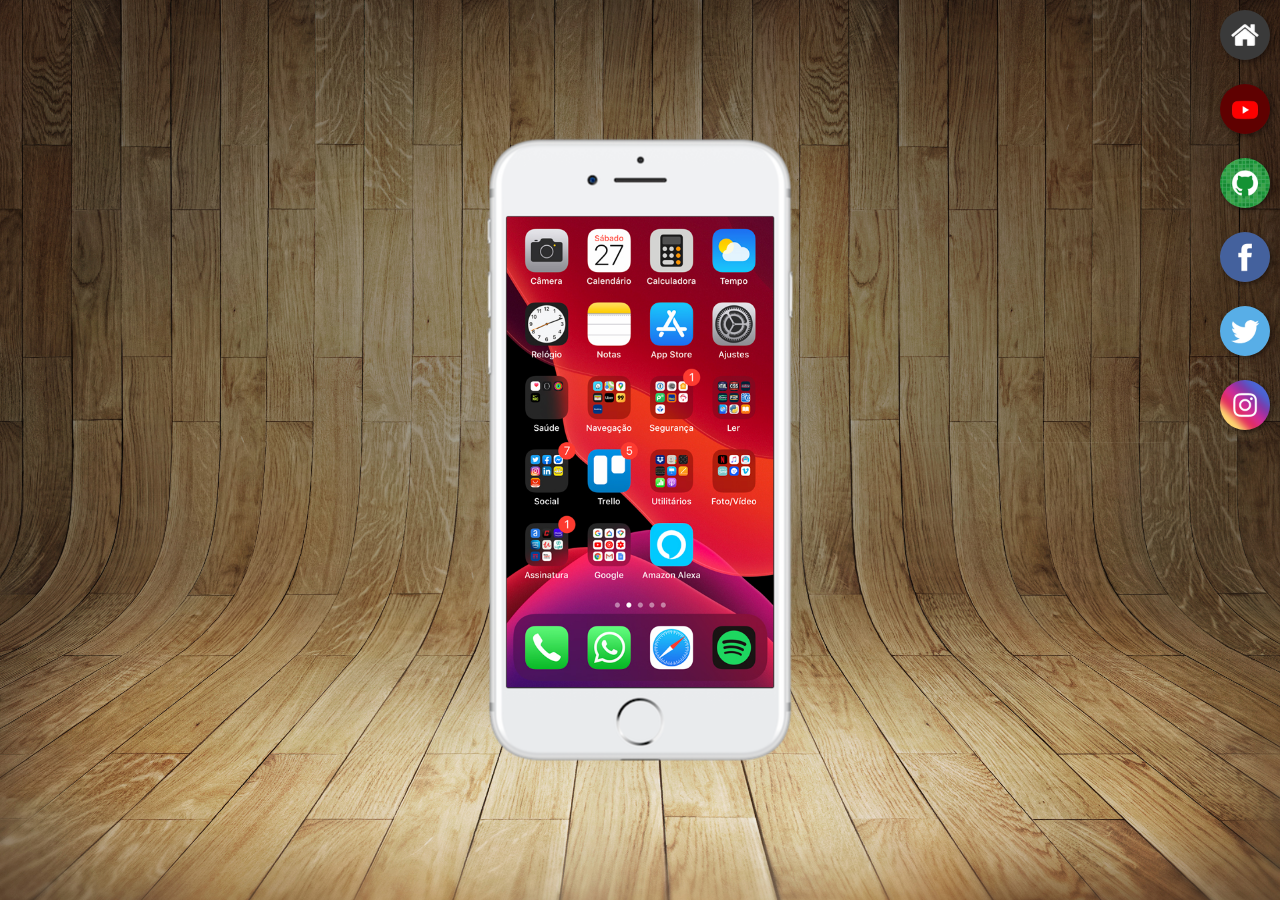
<file: index.html>
<!DOCTYPE html>
<html lang="pt-br">
<head>
    <meta charset="UTF-8">
    <meta http-equiv="X-UA-Compatible" content="IE=edge">
    <meta name="viewport" content="width=device-width, initial-scale=1.0">
  <link rel="shortcut icon" href="/01_Html_e_Css/exercicios/favicon.ico" type="image/x-icon">
    <title>Projeto Redes Sociais </title>
    <link rel="shortcut icon" href="/imagens_social/favicon.ico" type="image/x-icon">
    <link rel="stylesheet" href="/style/style_social.css">
</head>

<body>
  
  <main>

    <section id="telefone">

      <iframe src="/home.html" name="tela" id="tela" frameborder="0"> Seu navegador não é compativel com isso </iframe>

    </section>

    <section id="redes-sociais">

      <a href="home.html" target="tela"> <img src="imagens_social/logo-home.jpg" alt=" Home"></a> <br>

      <a href="youtube.html" target="tela">
        <img src="imagens_social/logo-youtube.jpg" alt=" Youtube">
      </a><br>

      <a href="github.html" target="tela">
        <img src="imagens_social/logo-github.jpg" alt="Github">
      </a><br>

      <a href="facebook.html" target="tela">
        <img src="imagens_social/logo-facebook.jpg" alt=" Facebook"><br>
      </a>

      <a href="twitter.html" target="tela">
        <img src="imagens_social/logo-twitter.jpg" alt=" Twitter">
      </a><br>

      <a href="instagram.html" target="tela">
        <img src="imagens_social/logo-instagram.jpg" alt="Instagram">
      </a> 

    </section>

  </main>


</body>
</html>
</file>
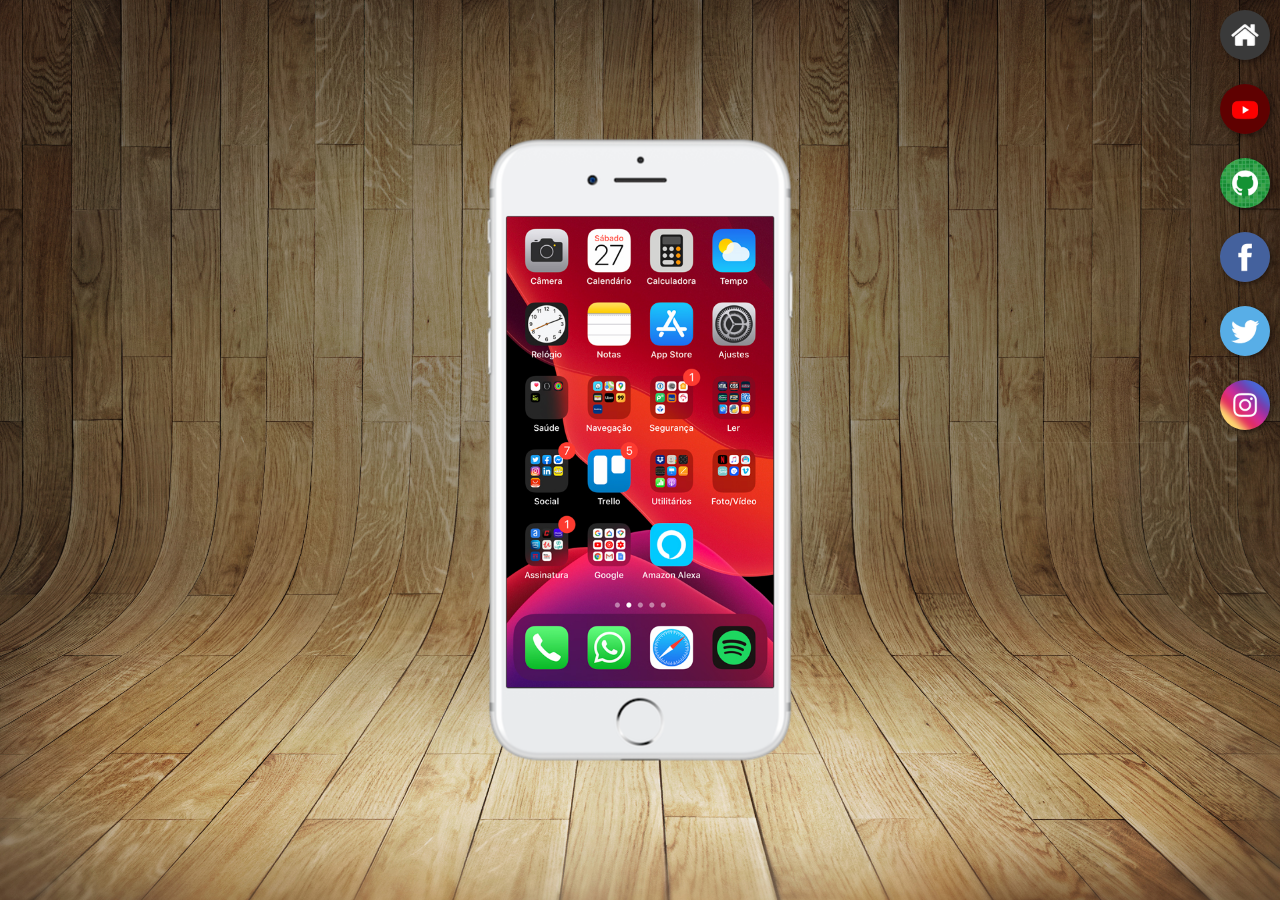
<file: 00_index.html>
<!DOCTYPE html>
<html lang="pt-br">
<head>
    <meta charset="UTF-8">
    <meta http-equiv="X-UA-Compatible" content="IE=edge">
    <meta name="viewport" content="width=device-width, initial-scale=1.0">
  <link rel="shortcut icon" href="/01_Html_e_Css/exercicios/favicon.ico" type="image/x-icon">
    <title>Projeto Redes Sociais </title>
    <link rel="shortcut icon" href="/imagens_social/favicon.ico" type="image/x-icon">
    <link rel="stylesheet" href="/style/style_social.css">
</head>

<body>
  
  <main>

    <section id="telefone">

      <iframe src="01_home.html" name="tela" id="tela" frameborder="0"> Seu navegador não é compativel com isso </iframe>

    </section>

    <section id="redes-sociais">

      <a href="01_home.html" target="tela"> 
        <img src="imagens_social/logo-home.jpg" alt=" Home">
      </a><br>

      <a href="02_youtube.html" target="tela">
        <img src="imagens_social/logo-youtube.jpg" alt=" Youtube">
      </a><br>

      <a href="03_github.html" target="tela">
        <img src="imagens_social/logo-github.jpg" alt="Github">
      </a><br>

      <a href="04_facebook.html" target="tela">
        <img src="imagens_social/logo-facebook.jpg" alt=" Facebook"><br>
      </a>

      <a href="05_twitter.html" target="tela">
        <img src="imagens_social/logo-twitter.jpg" alt=" Twitter">
      </a><br>

      <a href="06_instagram.html" target="tela">
        <img src="imagens_social/logo-instagram.jpg" alt="Instagram">
      </a> 

    </section>

  </main>


</body>
</html>
</file>
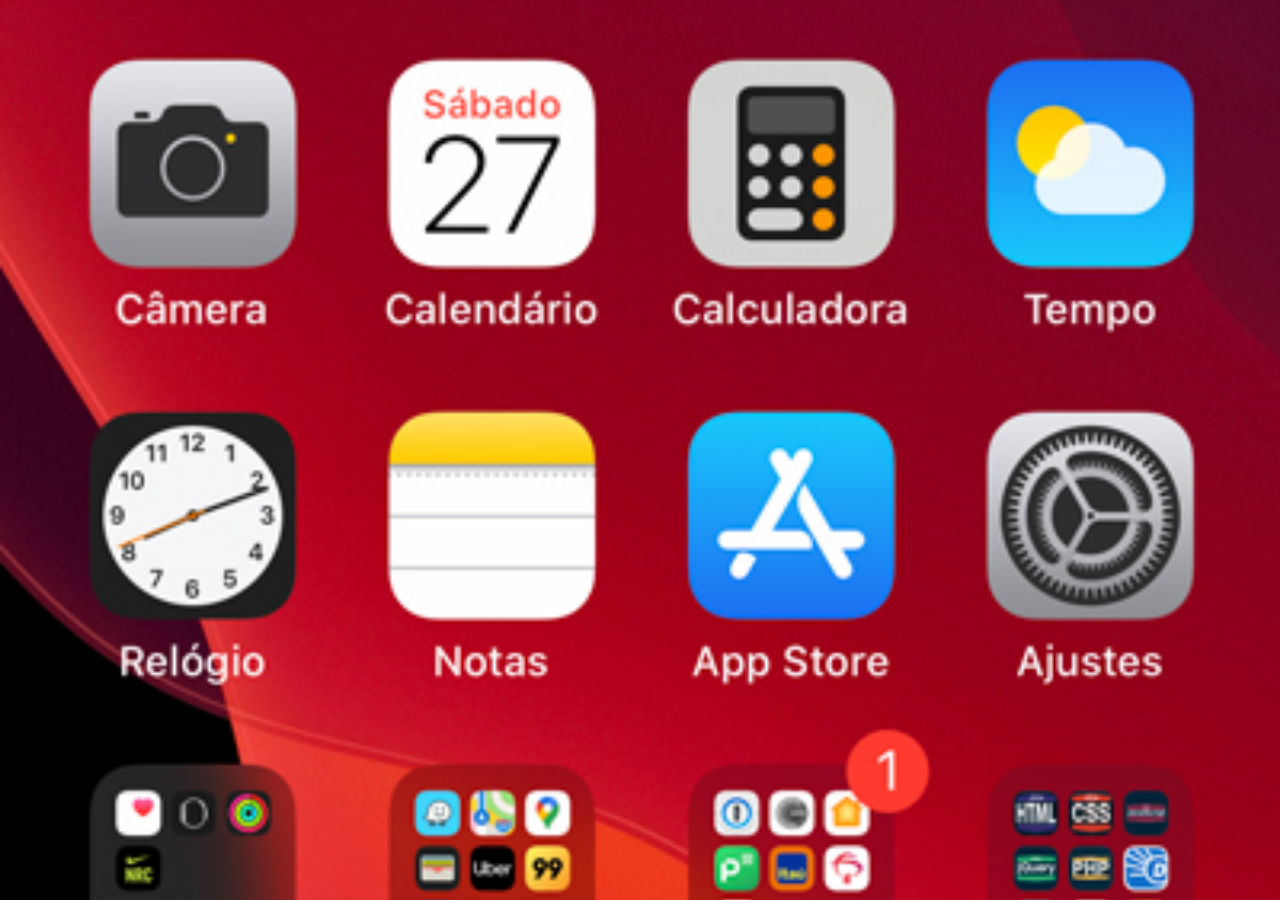
<file: 01_home.html>
<!DOCTYPE html>
<html lang="pt-br">
<head>
    <meta charset="UTF-8">
    <meta http-equiv="X-UA-Compatible" content="IE=edge">
    <meta name="viewport" content="width=device-width, initial-scale=1.0">
    <link rel="shortcut icon" href="/imagens_social/favicon.ico" type="image/x-icon">
    <title>Social</title>
    <style>
        *{
            margin: 0px;
            padding: 0px;
        }

        body{
            width: 100vw;
            height: 100vh;
            background: black url("/imagens_social/imagem base/tela-home.jpg") no-repeat top center;
            background-size: cover;
        
        }
    </style>
</head>
<body>
    
</body>
</html>
</file>
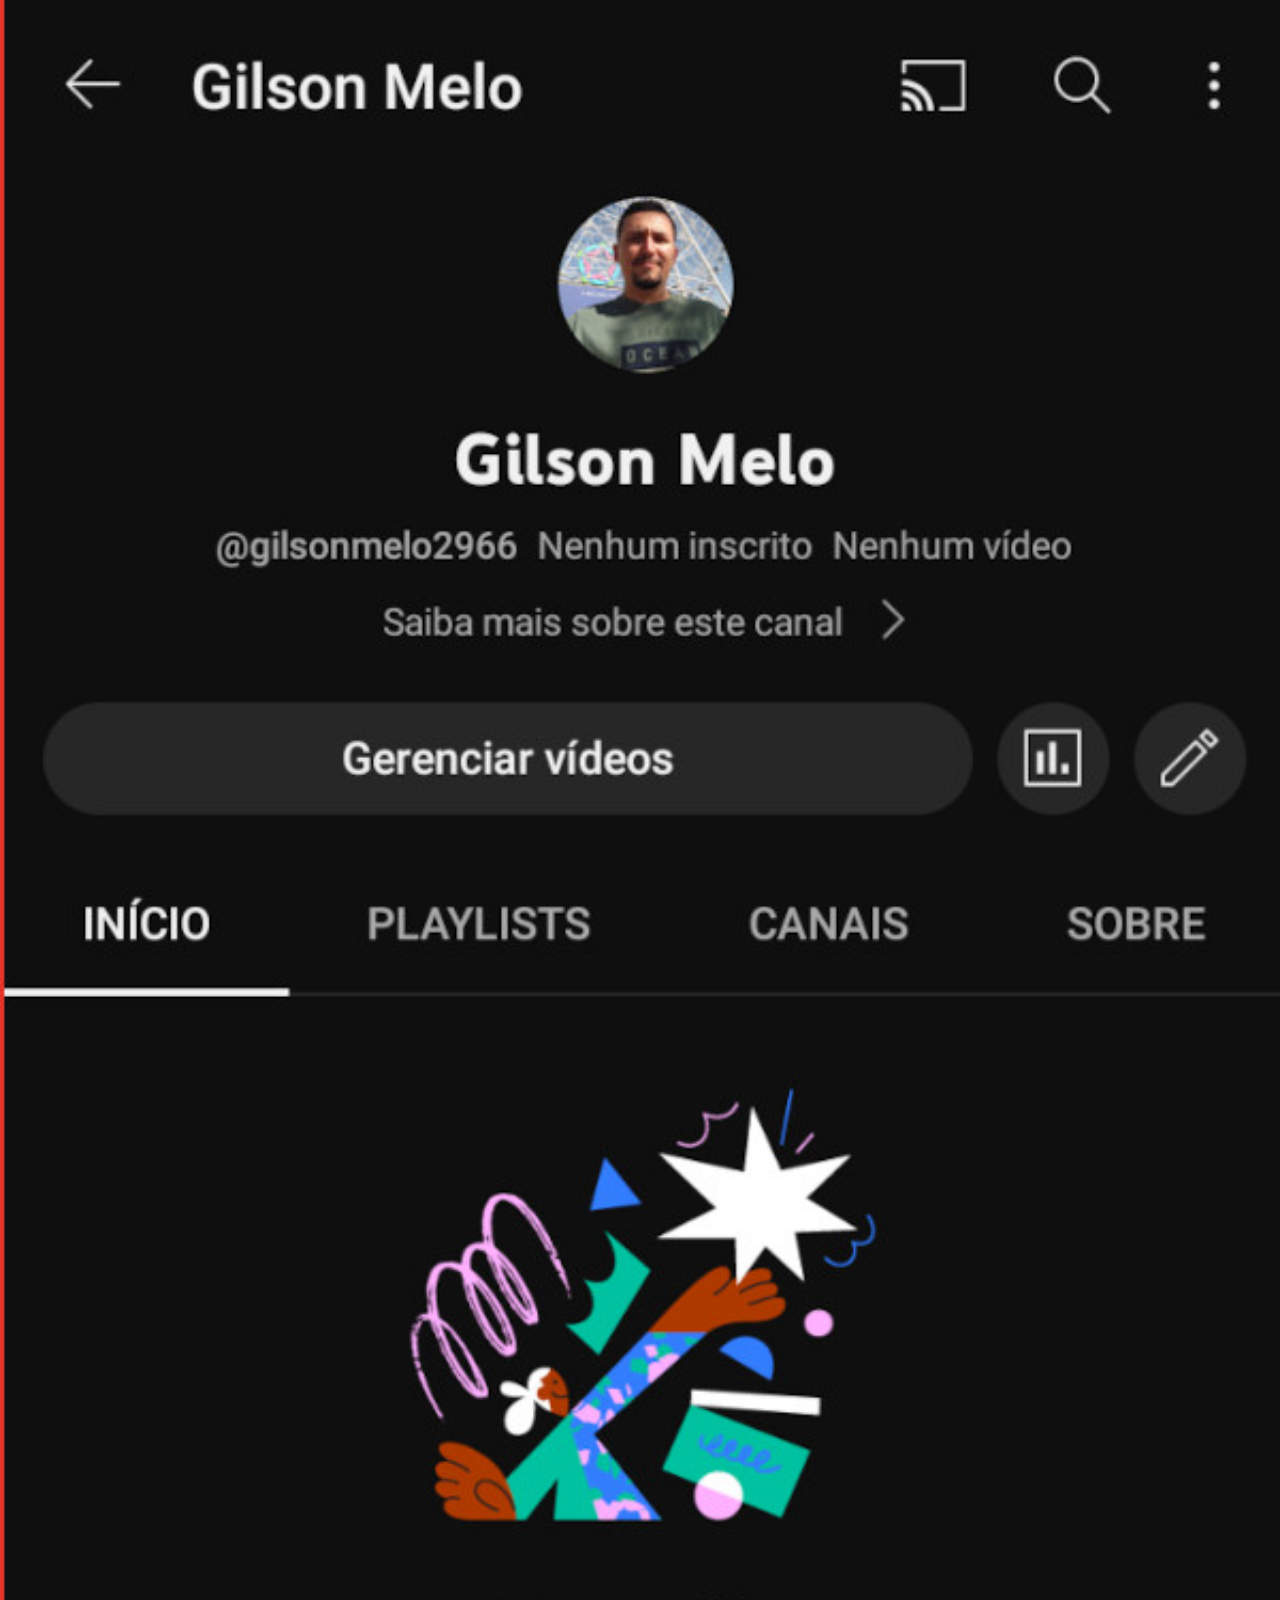
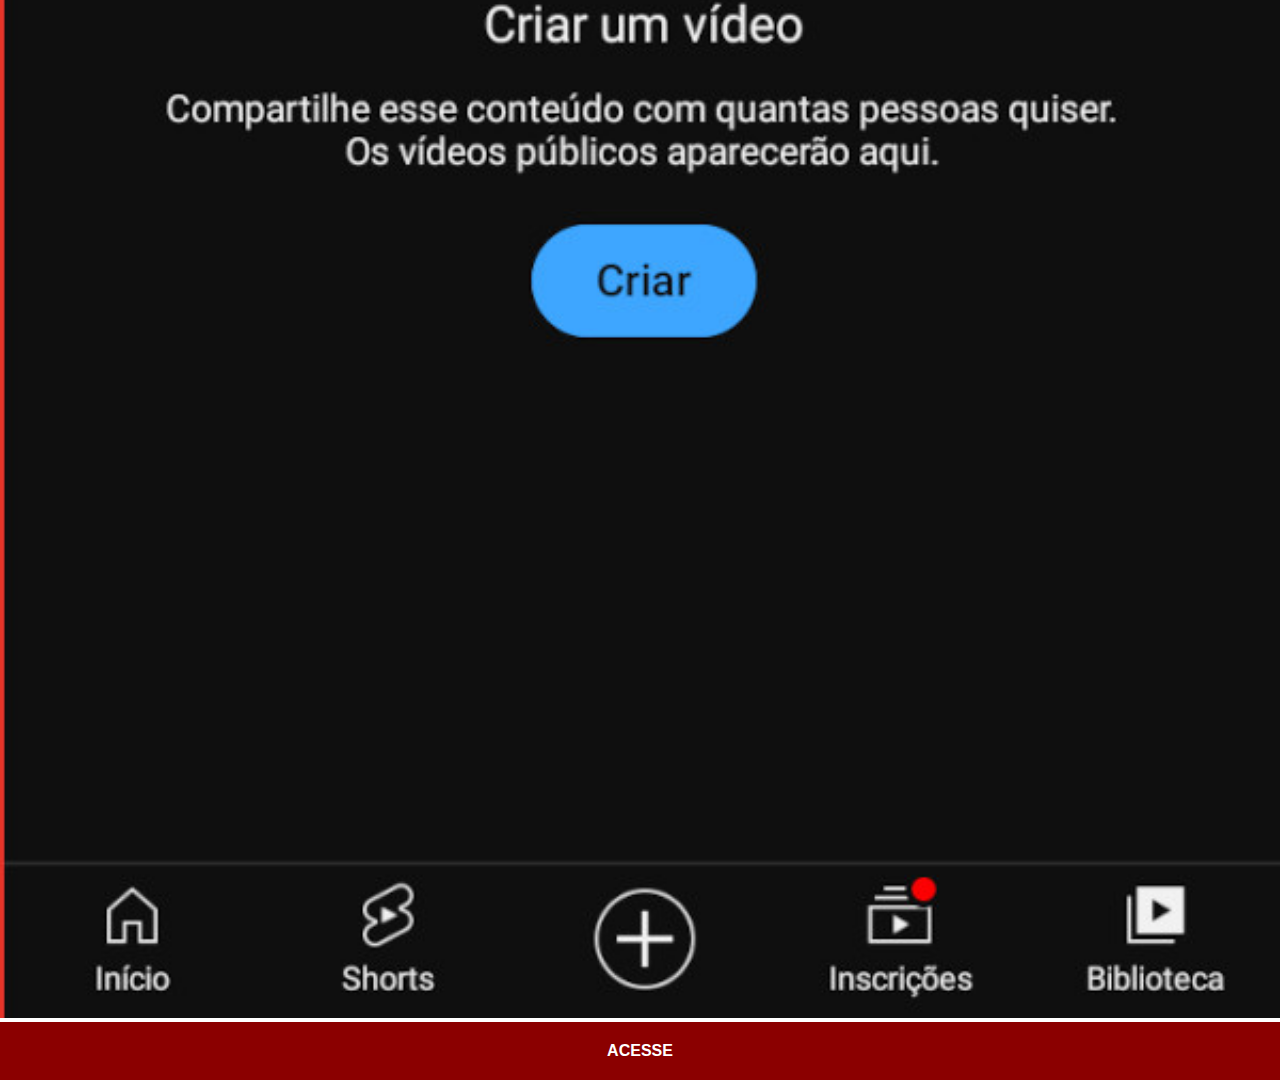
<file: 02_youtube.html>
<!DOCTYPE html>
<html lang="pt-br">
<head>
    <meta charset="UTF-8">
    <meta http-equiv="X-UA-Compatible" content="IE=edge">
    <meta name="viewport" content="width=device-width, initial-scale=1.0">
    <link rel="stylesheet" href="estilo/social.css">
    <title>Youtube</title>
    
</head>
<body>
    <img src="imagens_social/imagem tela/01_youtube-gilson.jpg" alt="Youtube" >

    <a href="https://www.youtube.com/@gilsonmelo2966/featured" target="_blank">
        ACESSE
    </a>
    
</body>
</html>
</file>
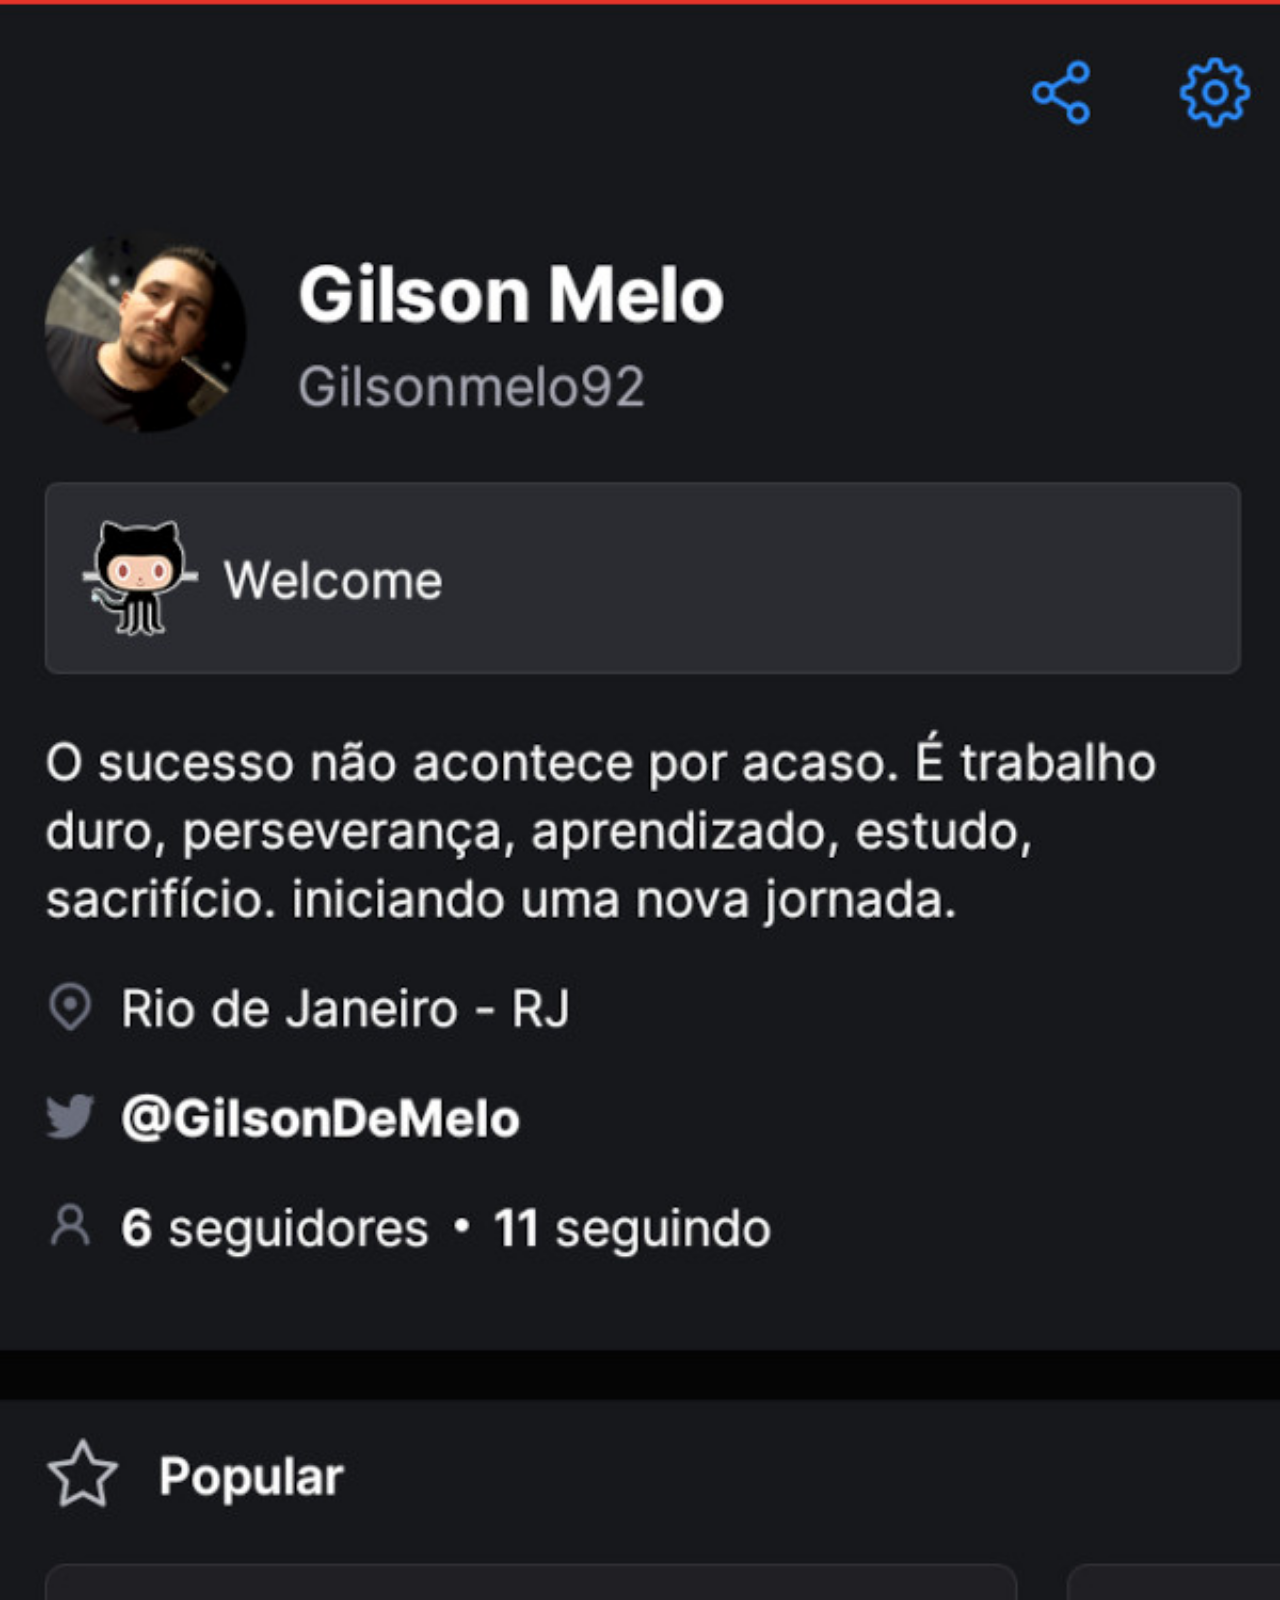
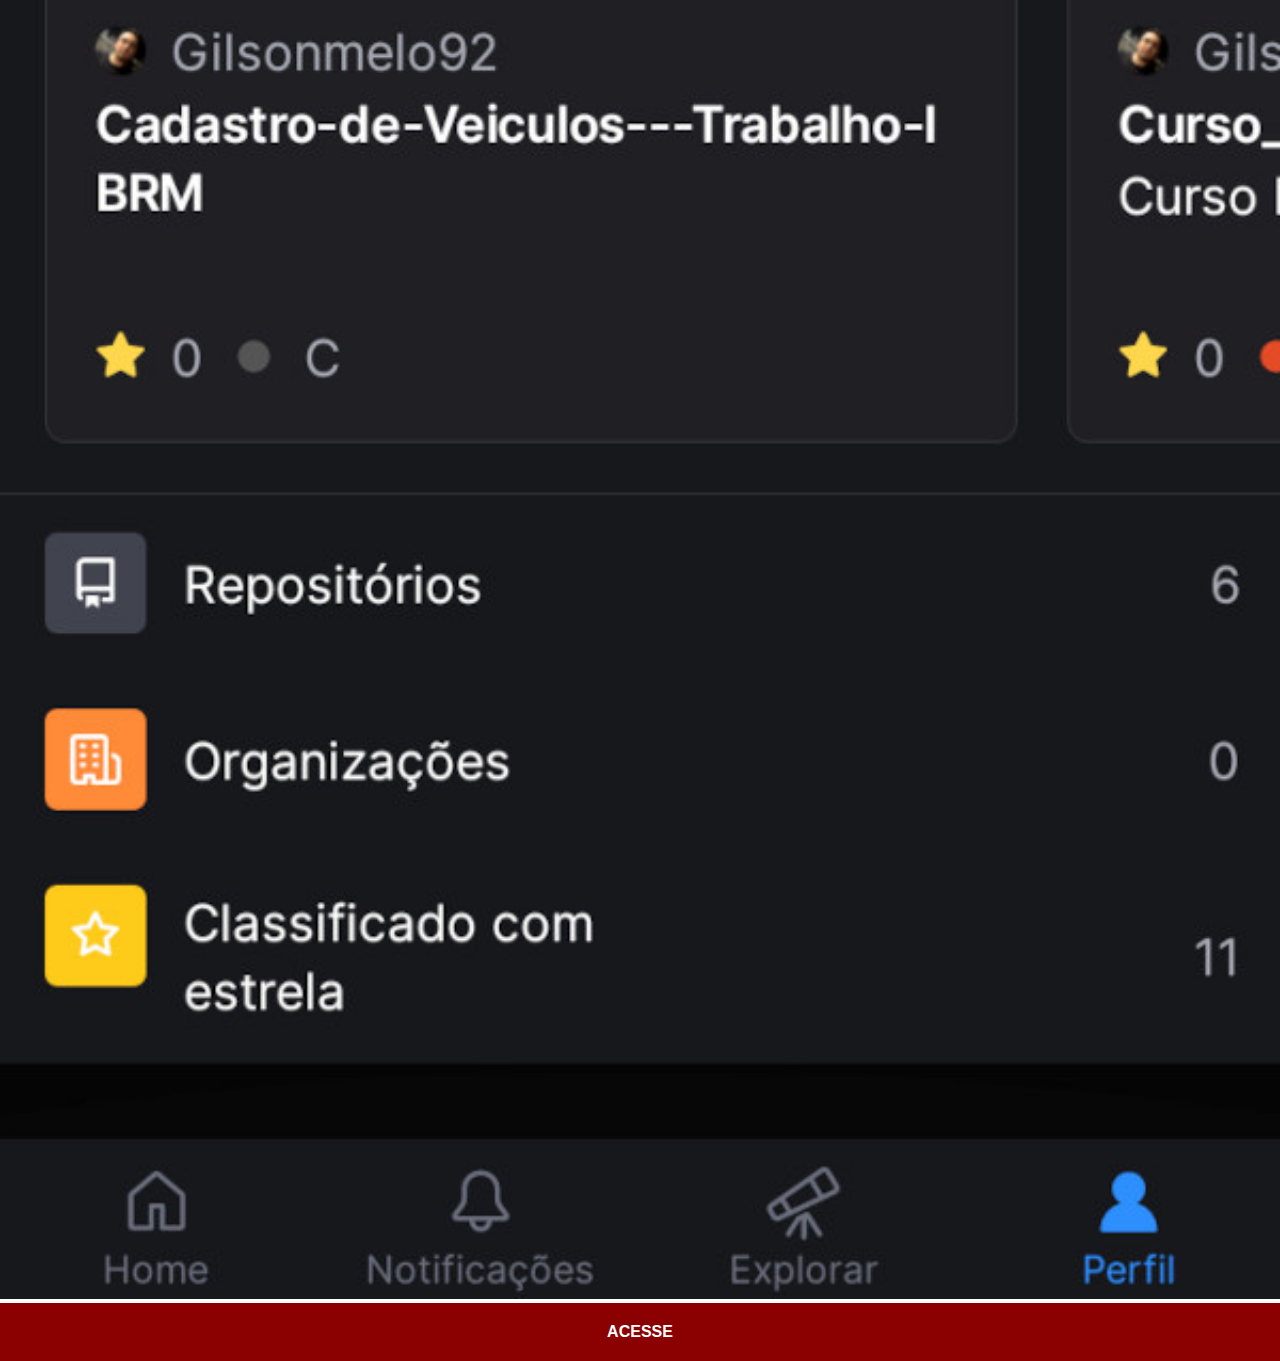
<file: 03_github.html>
<!DOCTYPE html>
<html lang="pt-br">
<head>
    <meta charset="UTF-8">
    <meta http-equiv="X-UA-Compatible" content="IE=edge">
    <meta name="viewport" content="width=device-width, initial-scale=1.0">
    <link rel="stylesheet" href="estilo/social.css">
    <title>Github</title>
    
</head>
<body>
    <img src="imagens_social/imagem tela/02_github-gilson.jpg" alt="Github" >

    <a href="https://github.com/Gilsonmelo92" target="_blank">
        ACESSE
    </a>
    
</body>
</html>
</file>
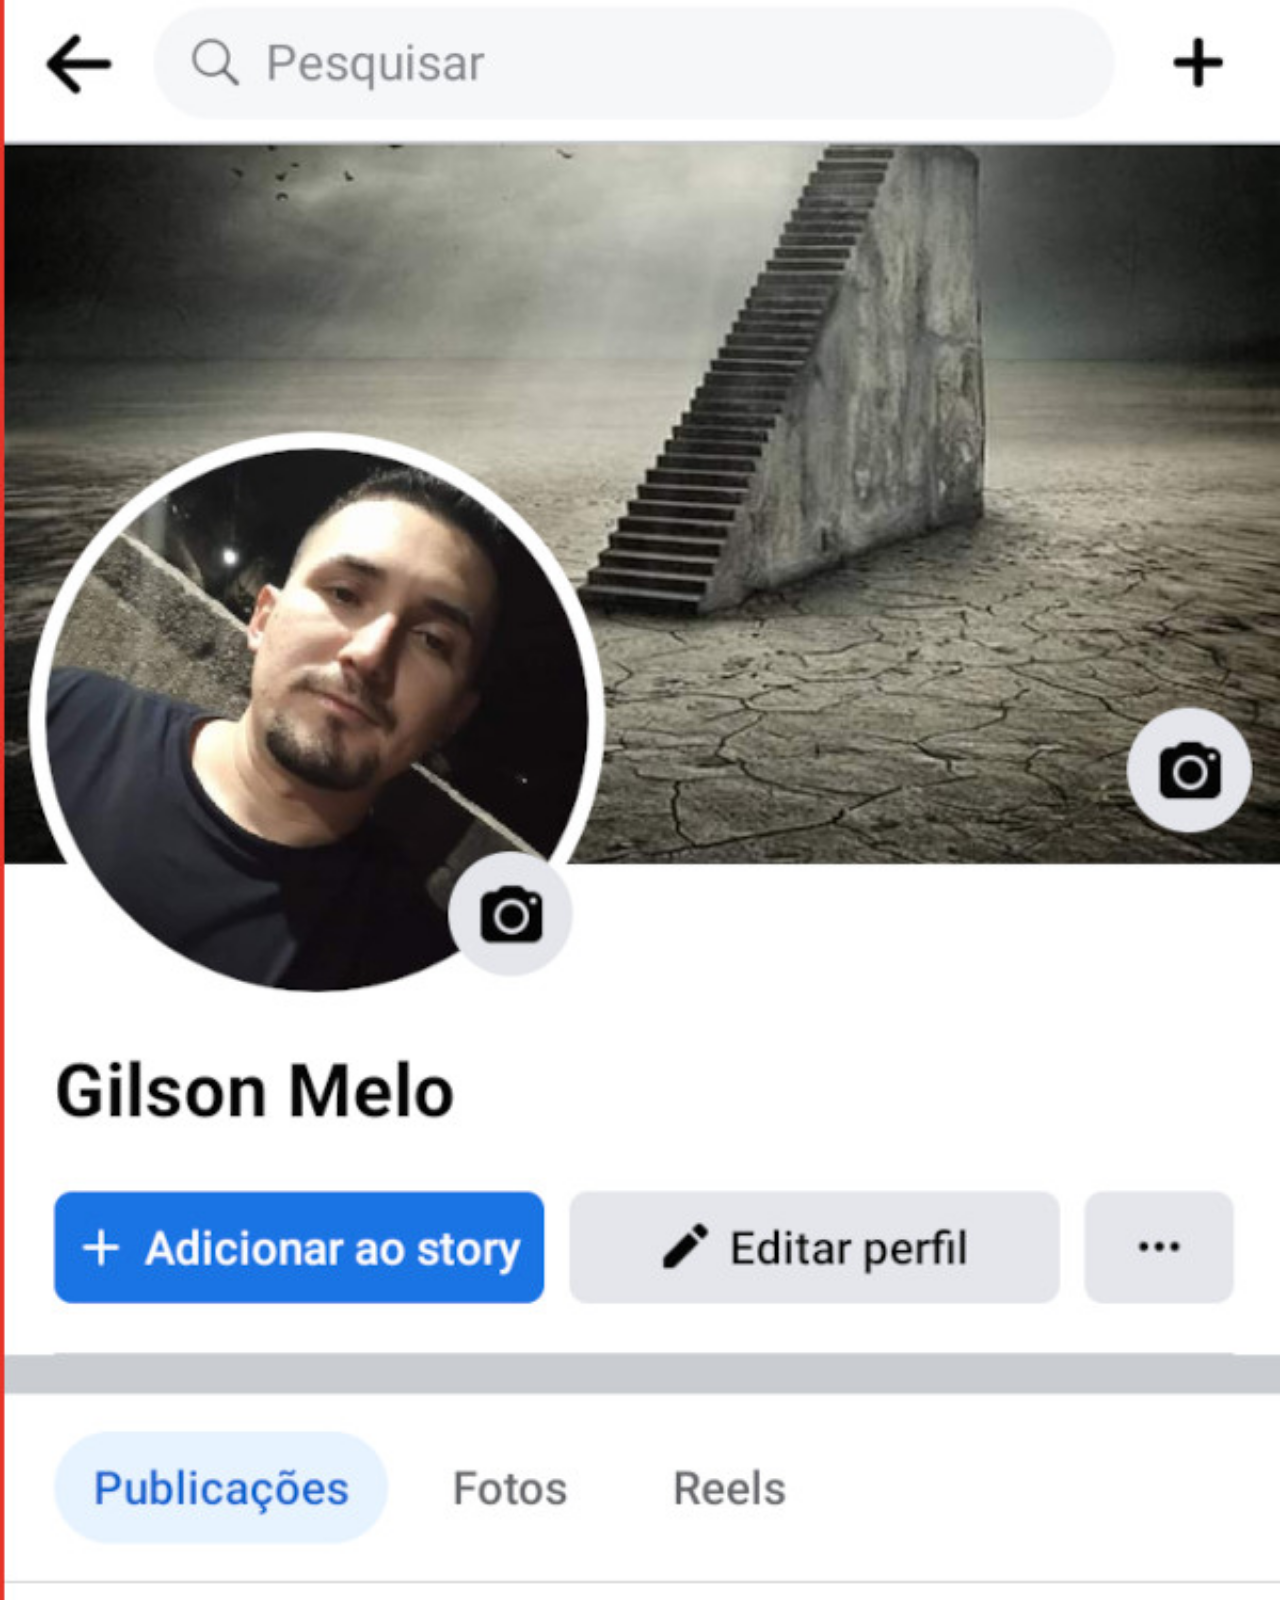
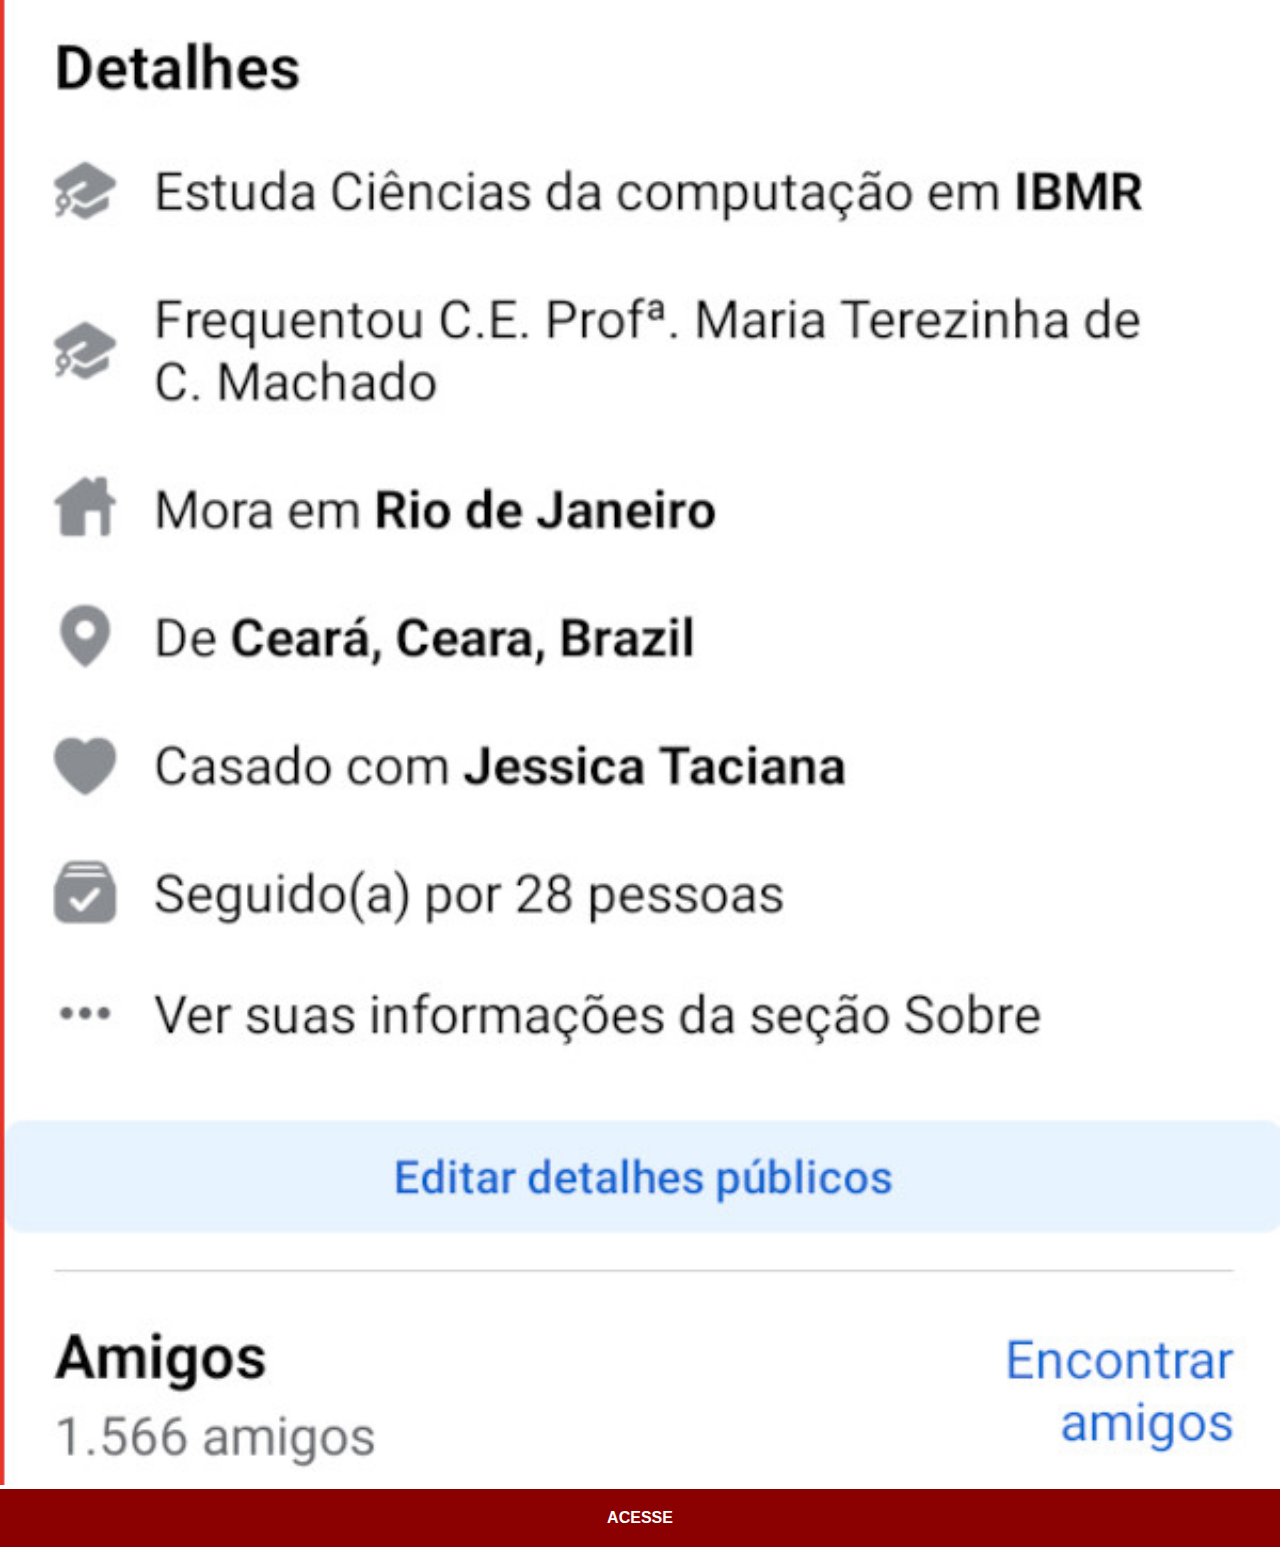
<file: 04_facebook.html>
<!DOCTYPE html>
<html lang="pt-br">
<head>
    <meta charset="UTF-8">
    <meta http-equiv="X-UA-Compatible" content="IE=edge">
    <meta name="viewport" content="width=device-width, initial-scale=1.0">
    <link rel="stylesheet" href="estilo/social.css">
    <title>Facebook</title>
    
</head>
<body>
    <img src="imagens_social/imagem tela/03_facebook-gilson.jpg" alt="Facebook" >

    <a href="https://www.facebook.com/gilson.melo.1" target="_blank">
        ACESSE
    </a>
    
</body>
</html>
</file>
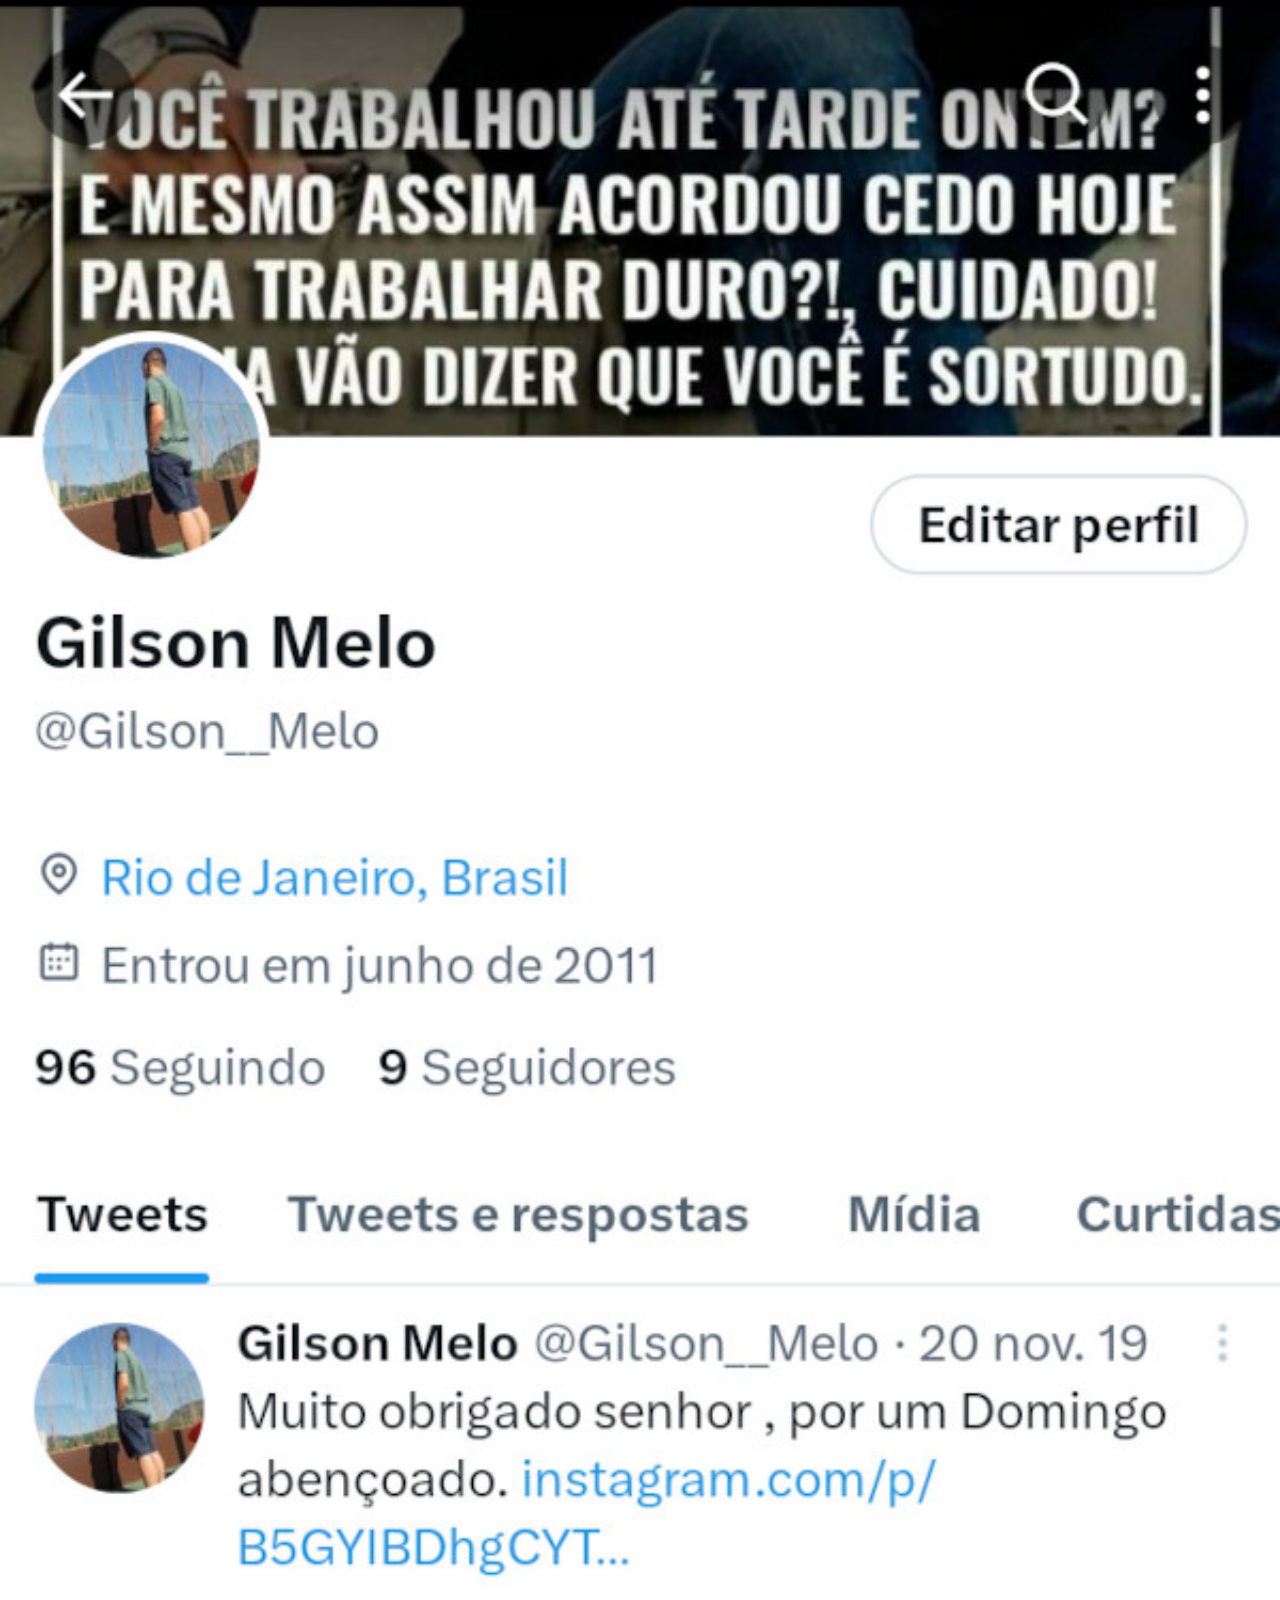
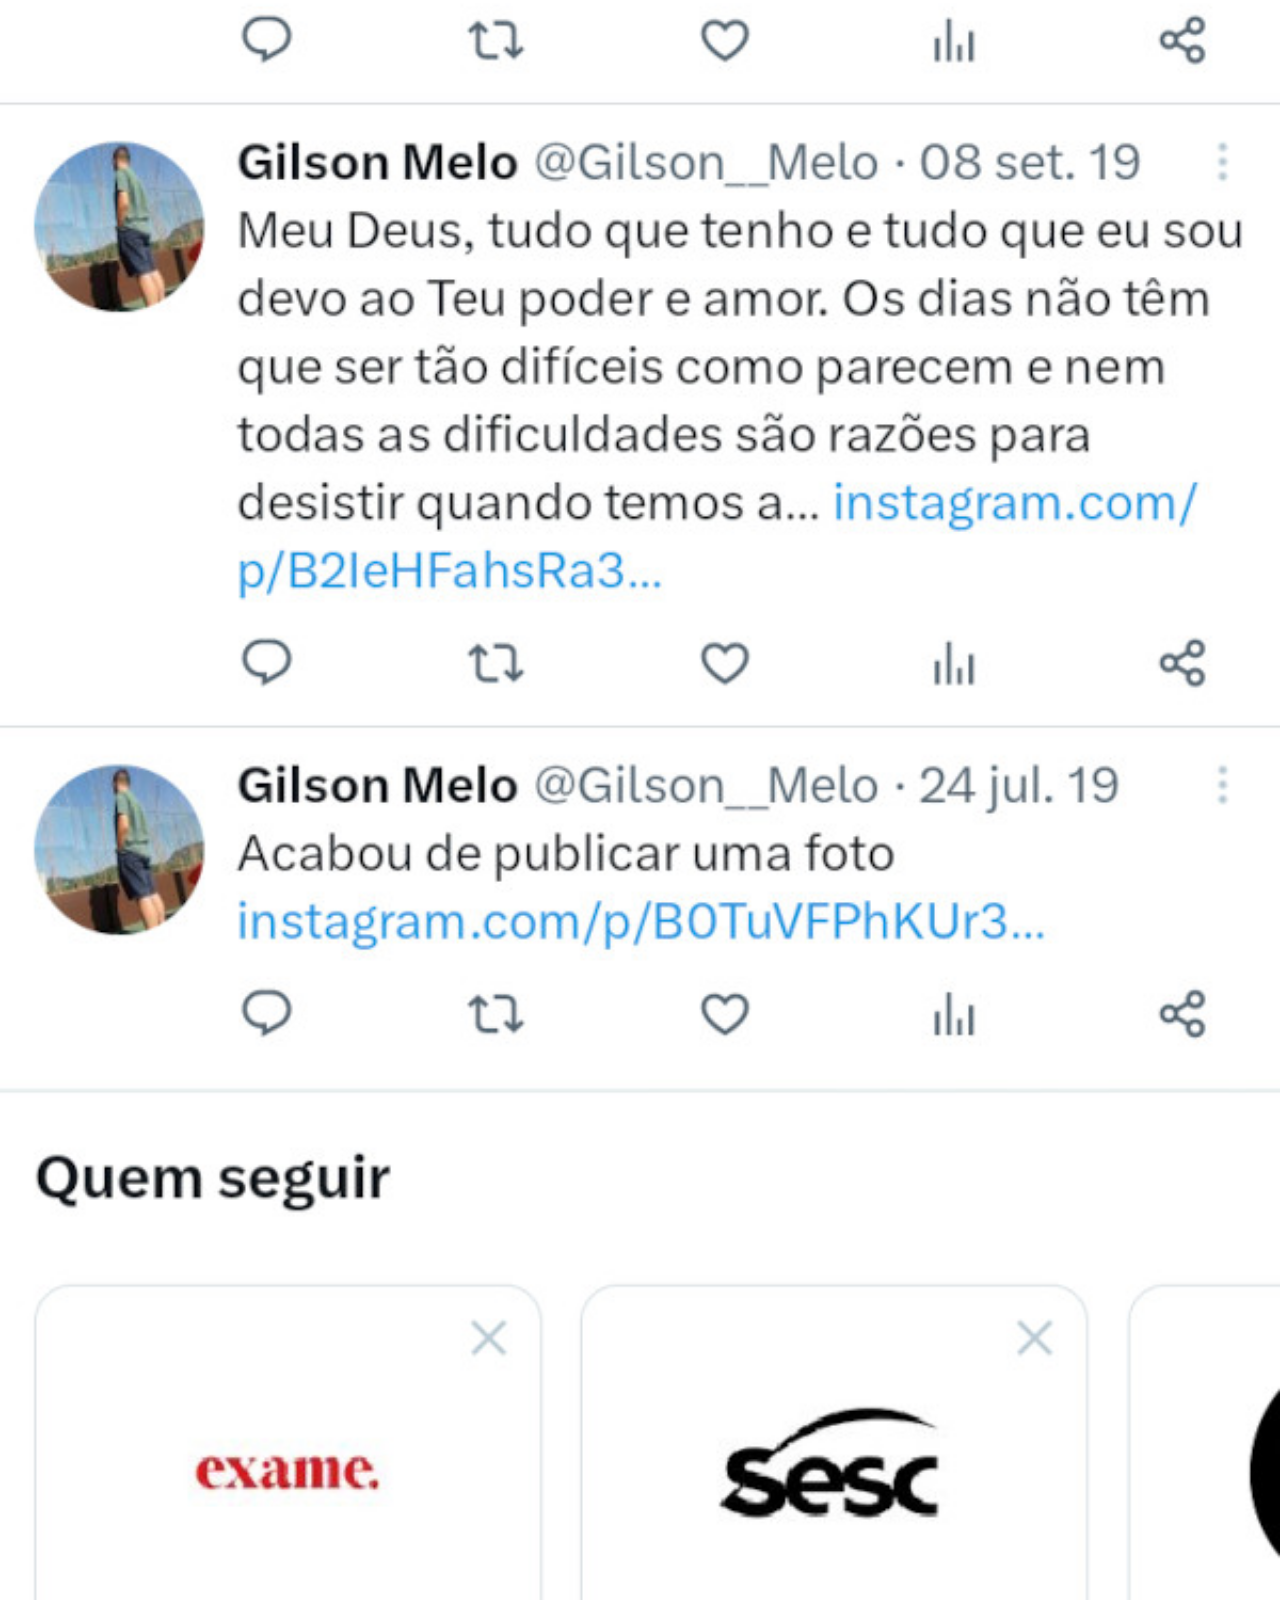
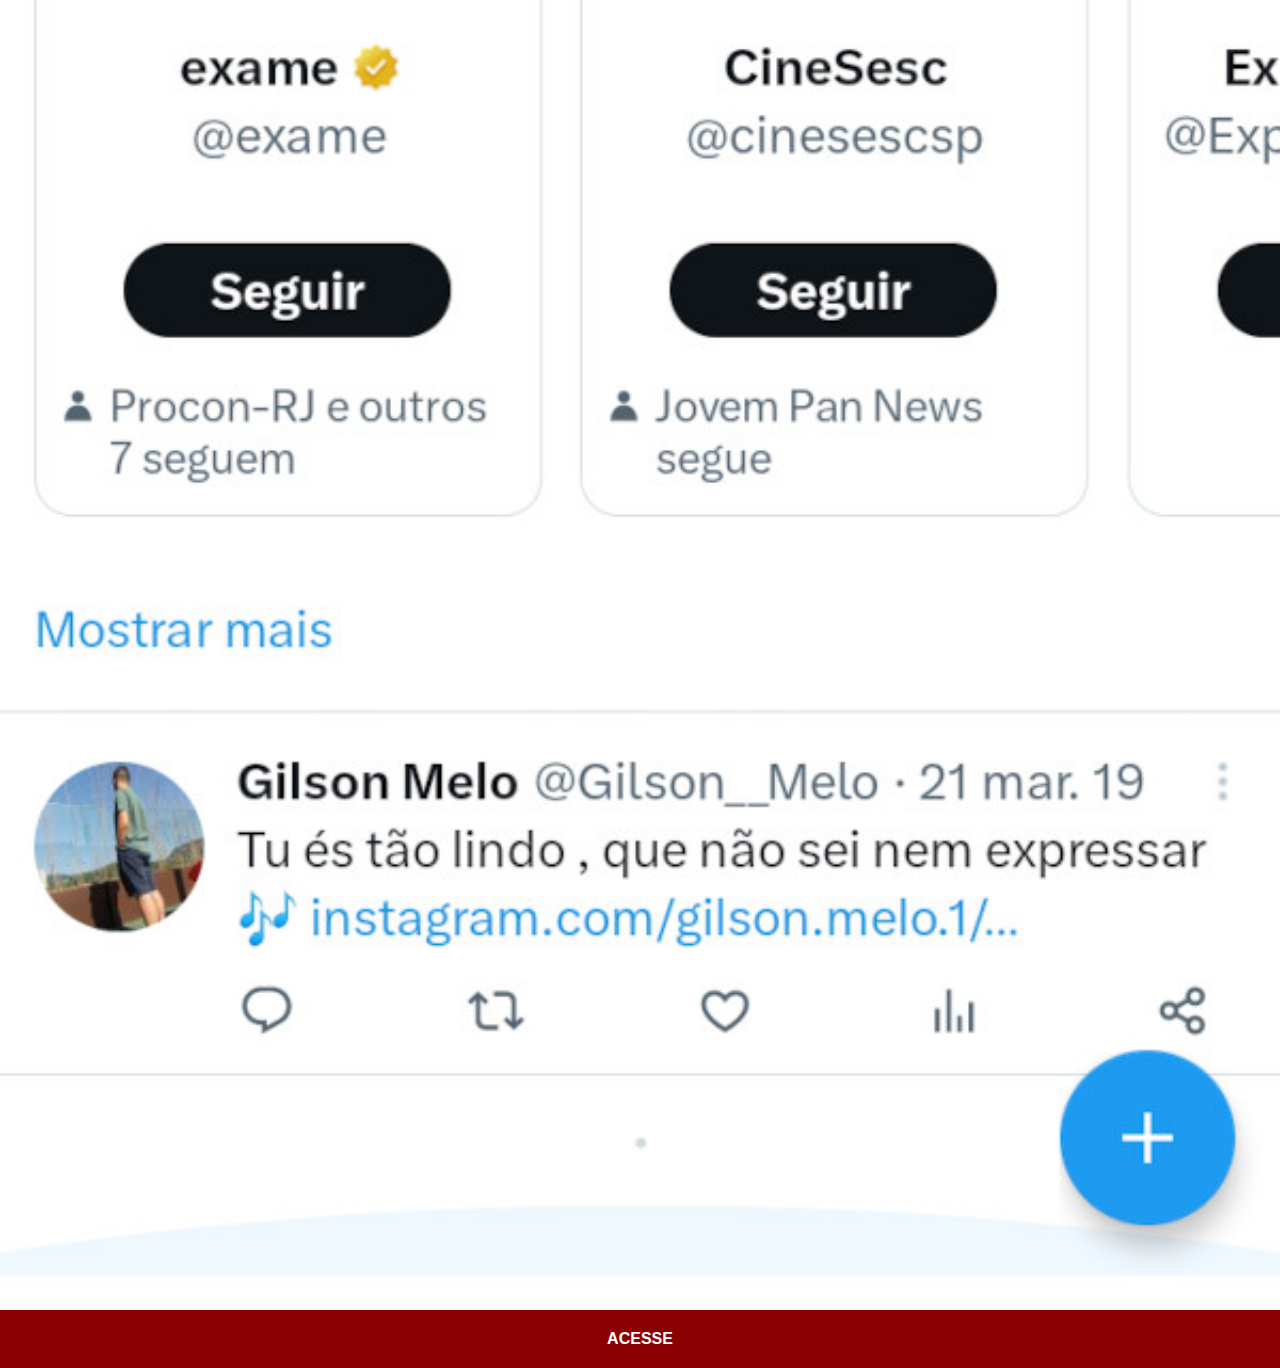
<file: 05_twitter.html>
<!DOCTYPE html>
<html lang="pt-br">
<head>
    <meta charset="UTF-8">
    <meta http-equiv="X-UA-Compatible" content="IE=edge">
    <meta name="viewport" content="width=device-width, initial-scale=1.0">
    <link rel="stylesheet" href="estilo/social.css">
    <title>Twitter</title>
    
</head>
<body>
    <img src="imagens_social/imagem tela/04_twitter-gilson.jpg" alt="Twitter" >

    <a href="https://twitter.com/Gilson__Melo" target="_blank">
        ACESSE
    </a>
    
</body>
</html>
</file>
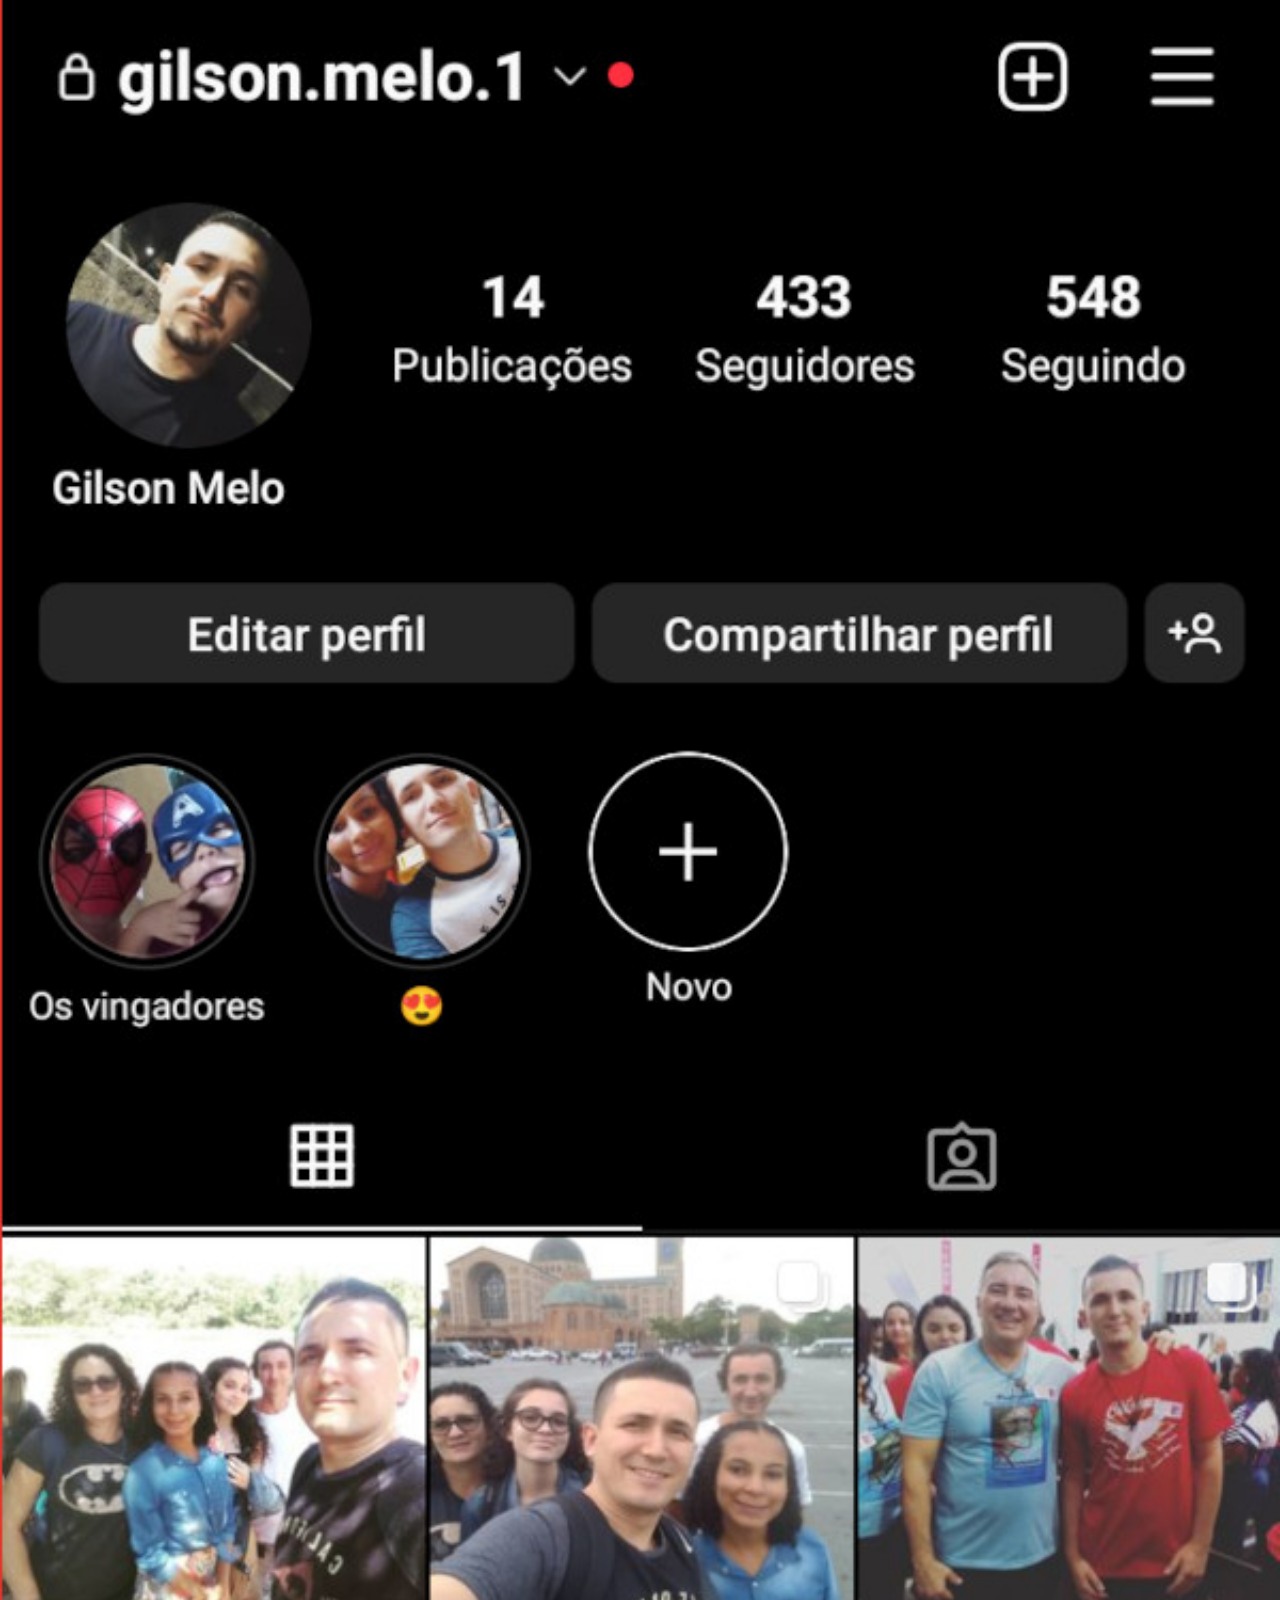
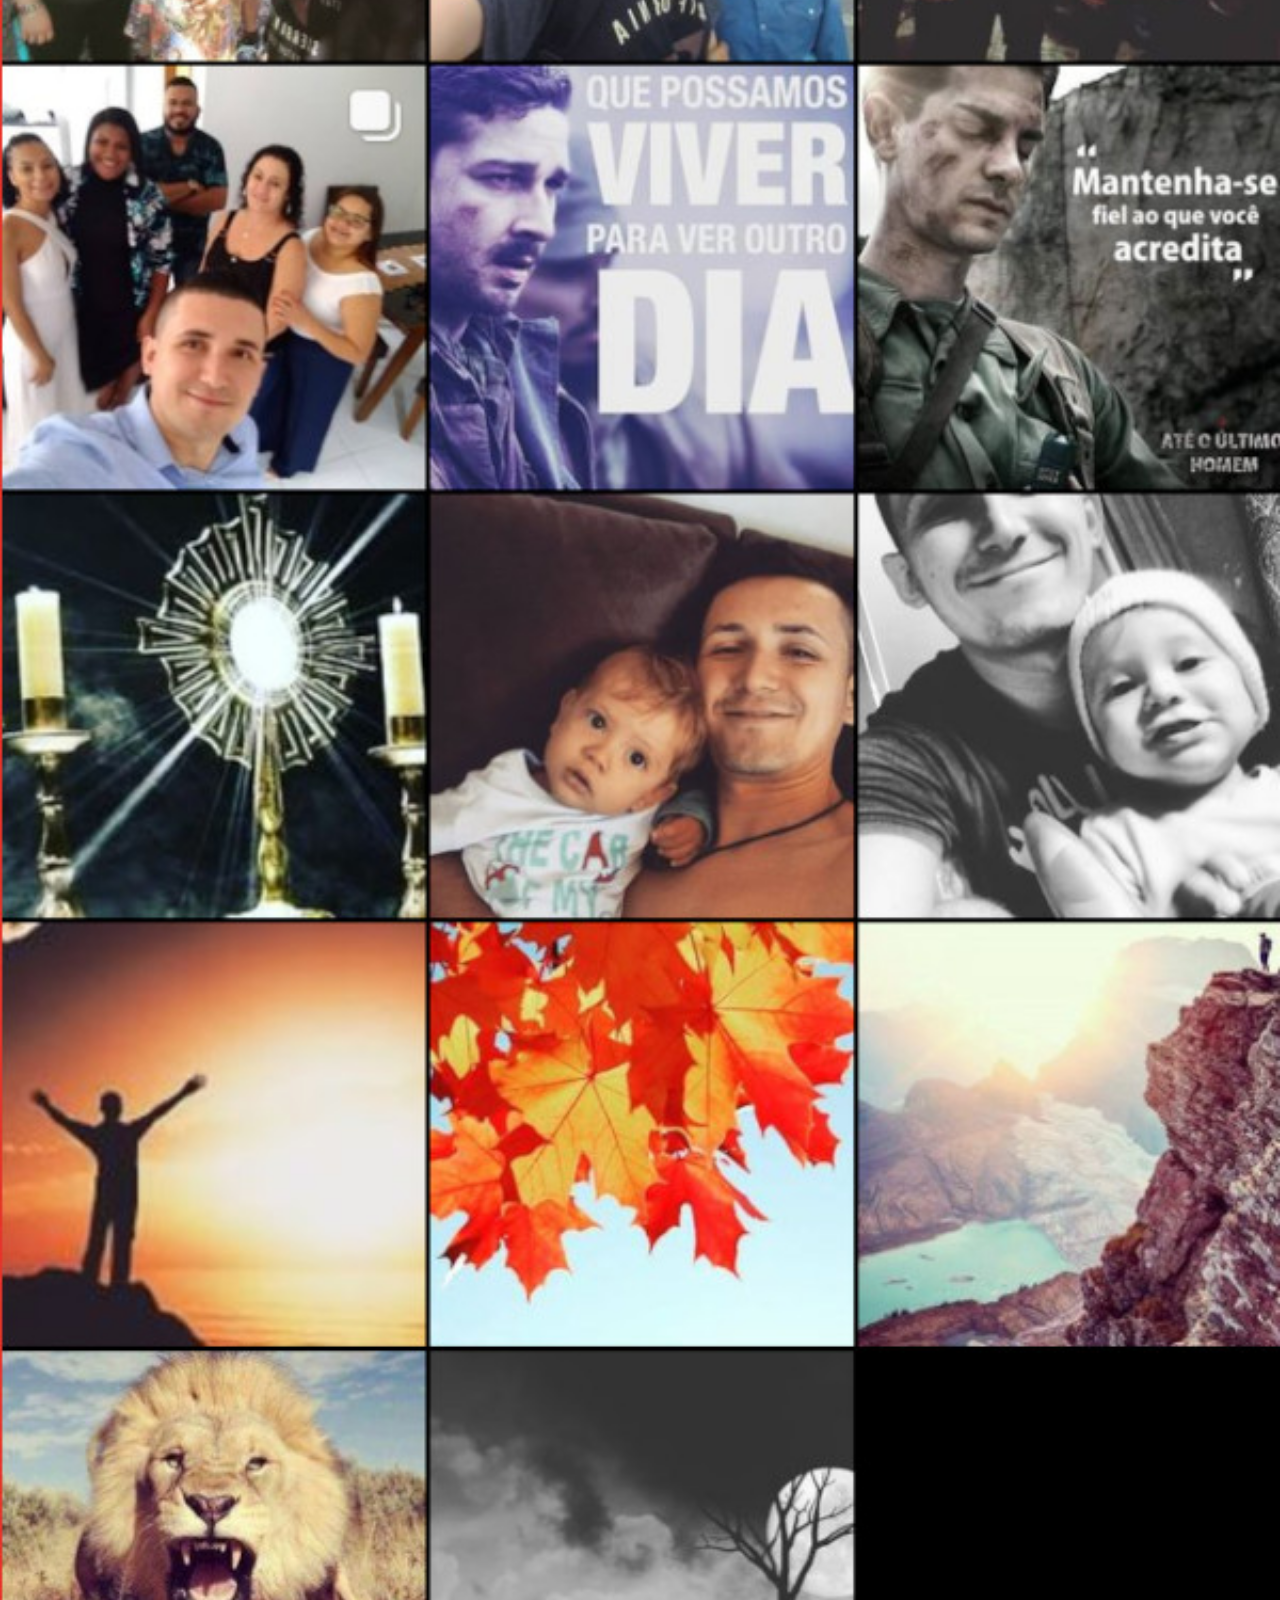
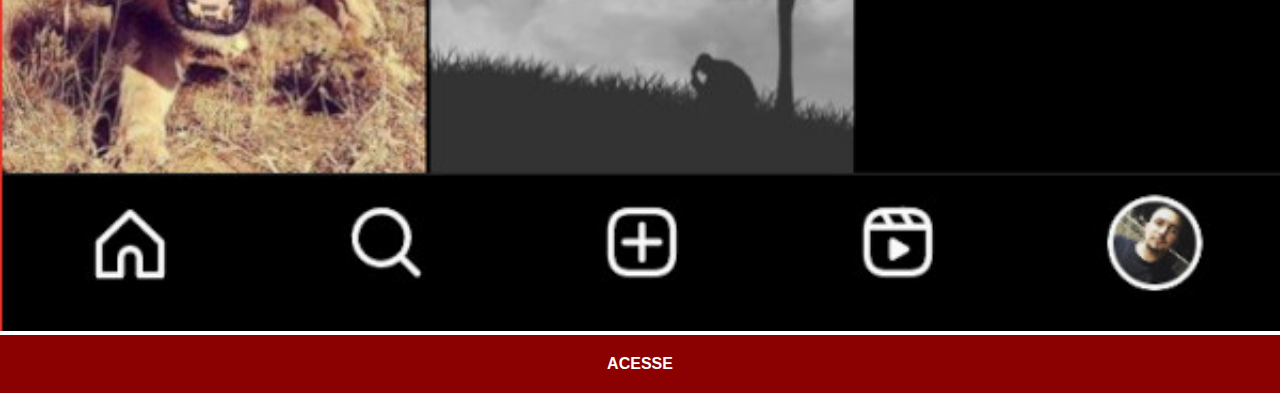
<file: 06_instagram.html>
<!DOCTYPE html>
<html lang="pt-br">
<head>
    <meta charset="UTF-8">
    <meta http-equiv="X-UA-Compatible" content="IE=edge">
    <meta name="viewport" content="width=device-width, initial-scale=1.0">
    <link rel="stylesheet" href="estilo/social.css">
    <title>Instagram</title>
    
</head>
<body>
    <img src="imagens_social/imagem tela/05_instagram-gilson.jpg" alt="Instagram" >

    <a href="https://www.instagram.com/gilson.melo.1/" target="_blank">
        ACESSE
    </a>
    
</body>
</html>
</file>
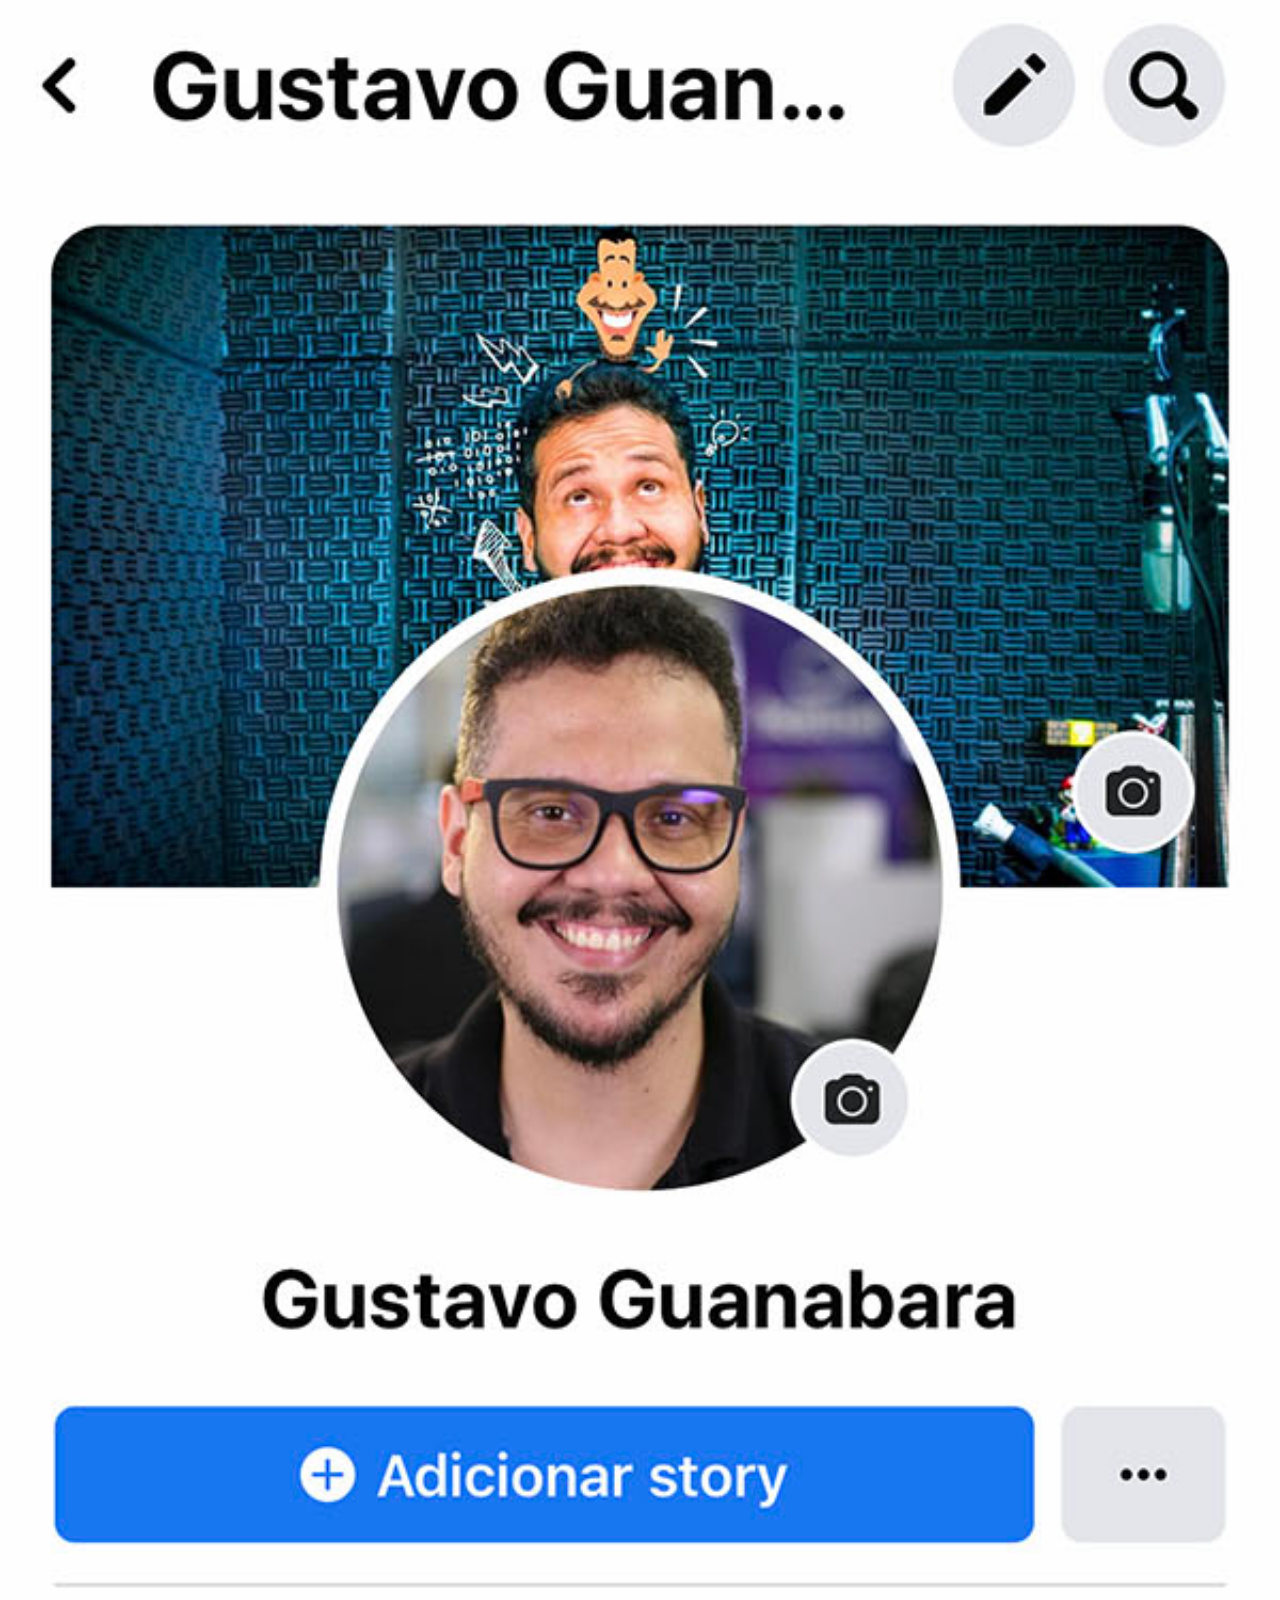
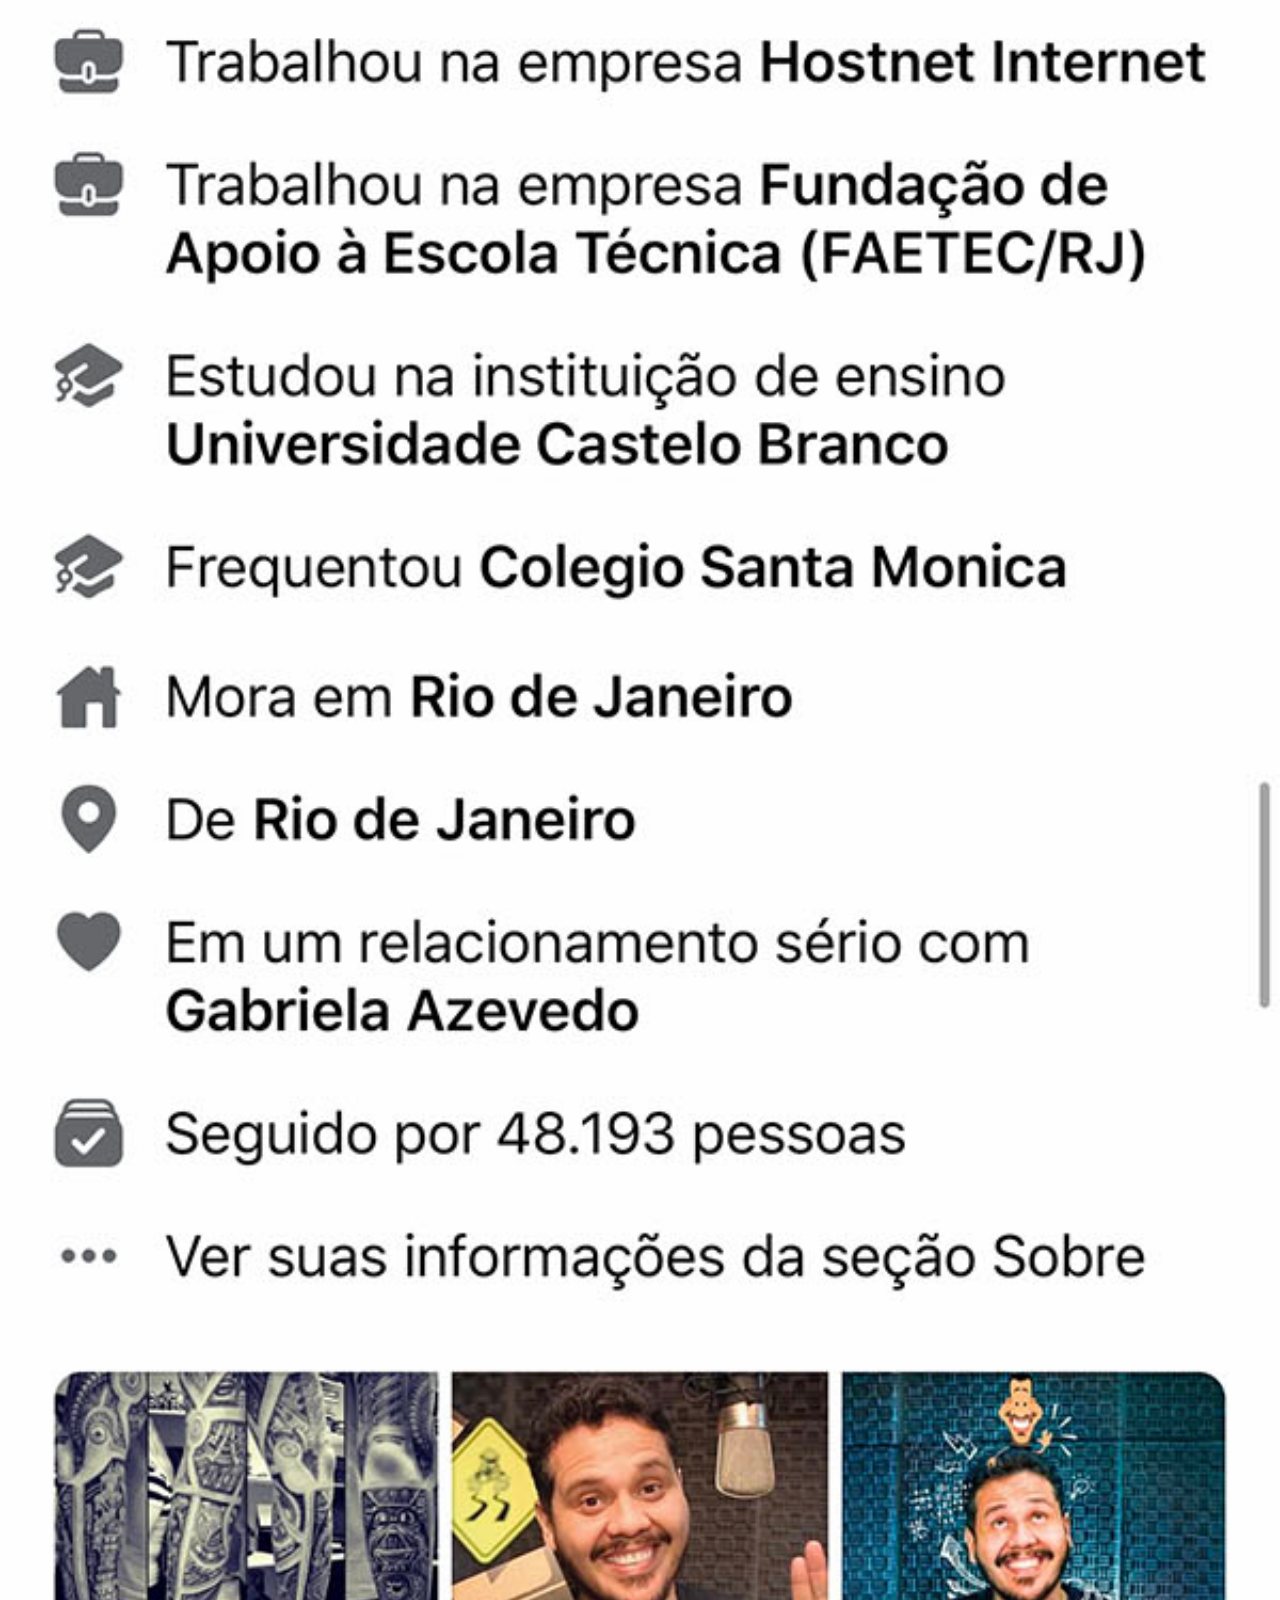
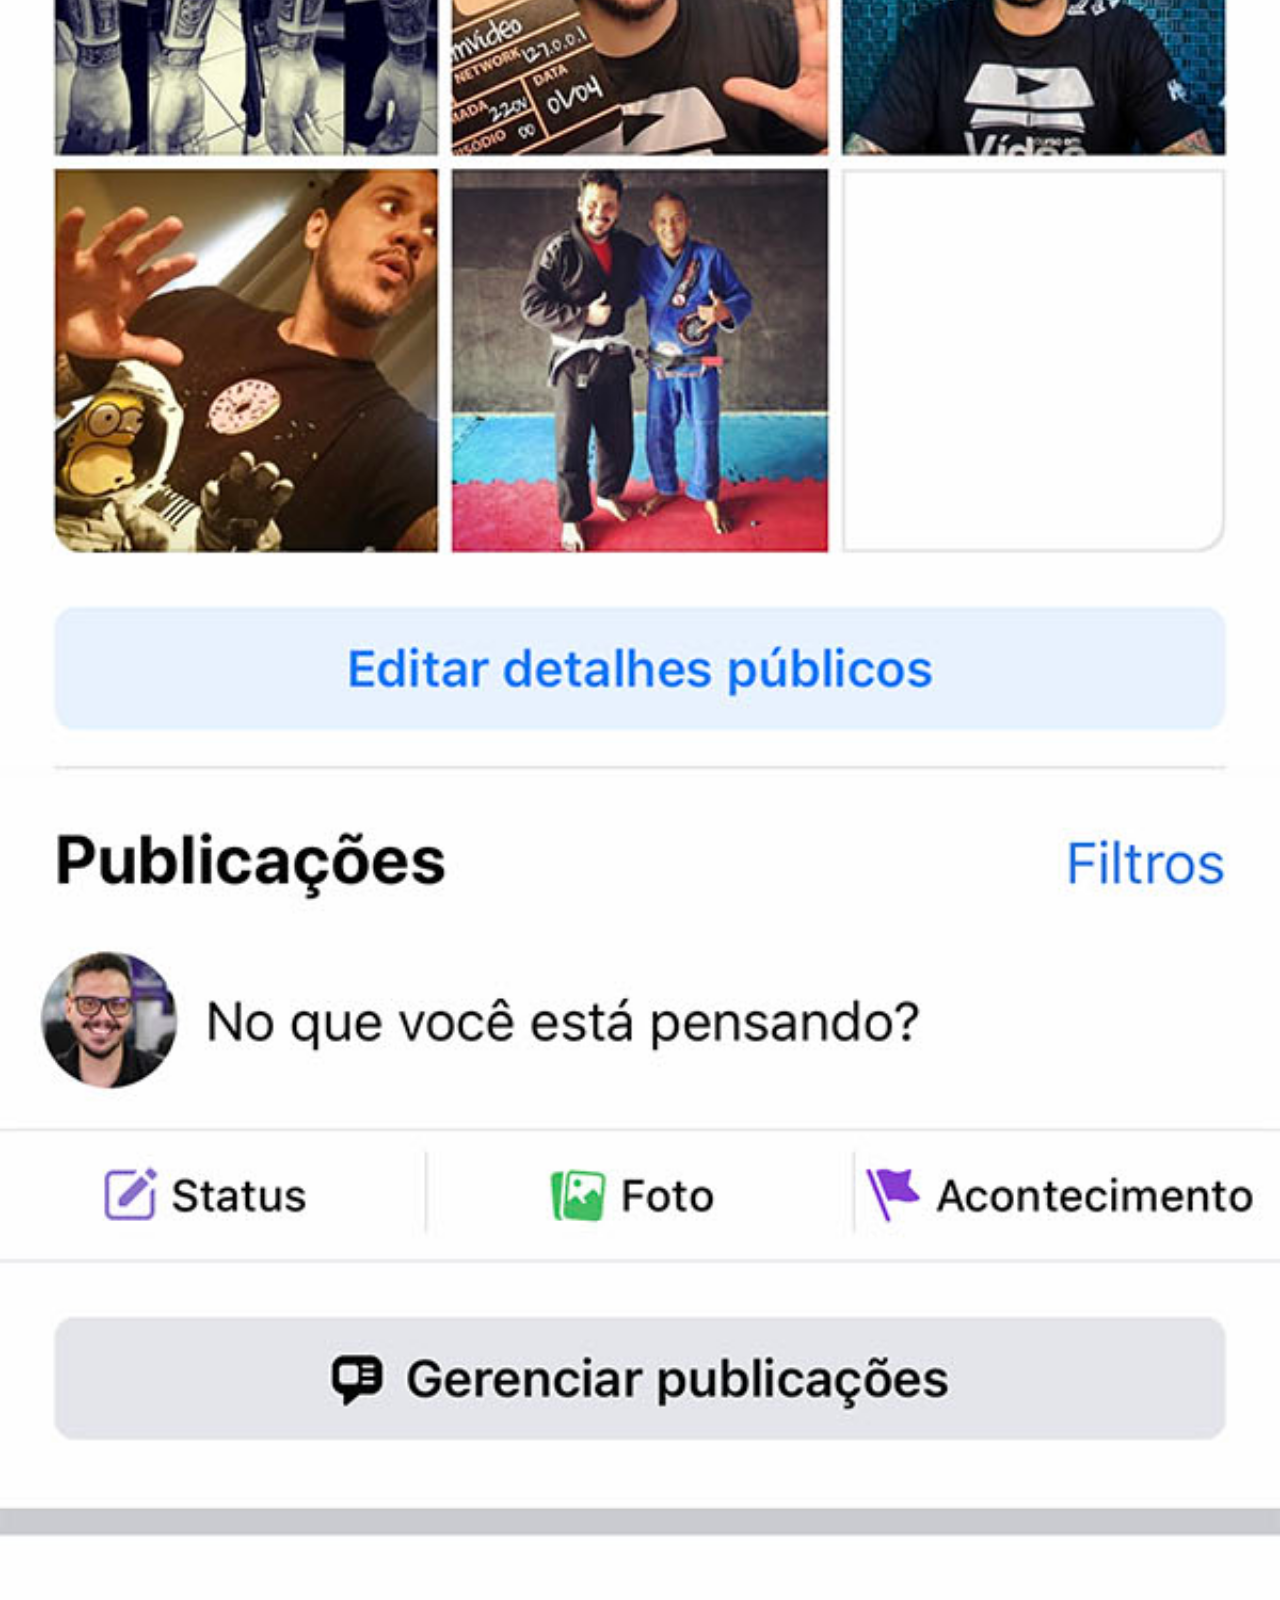
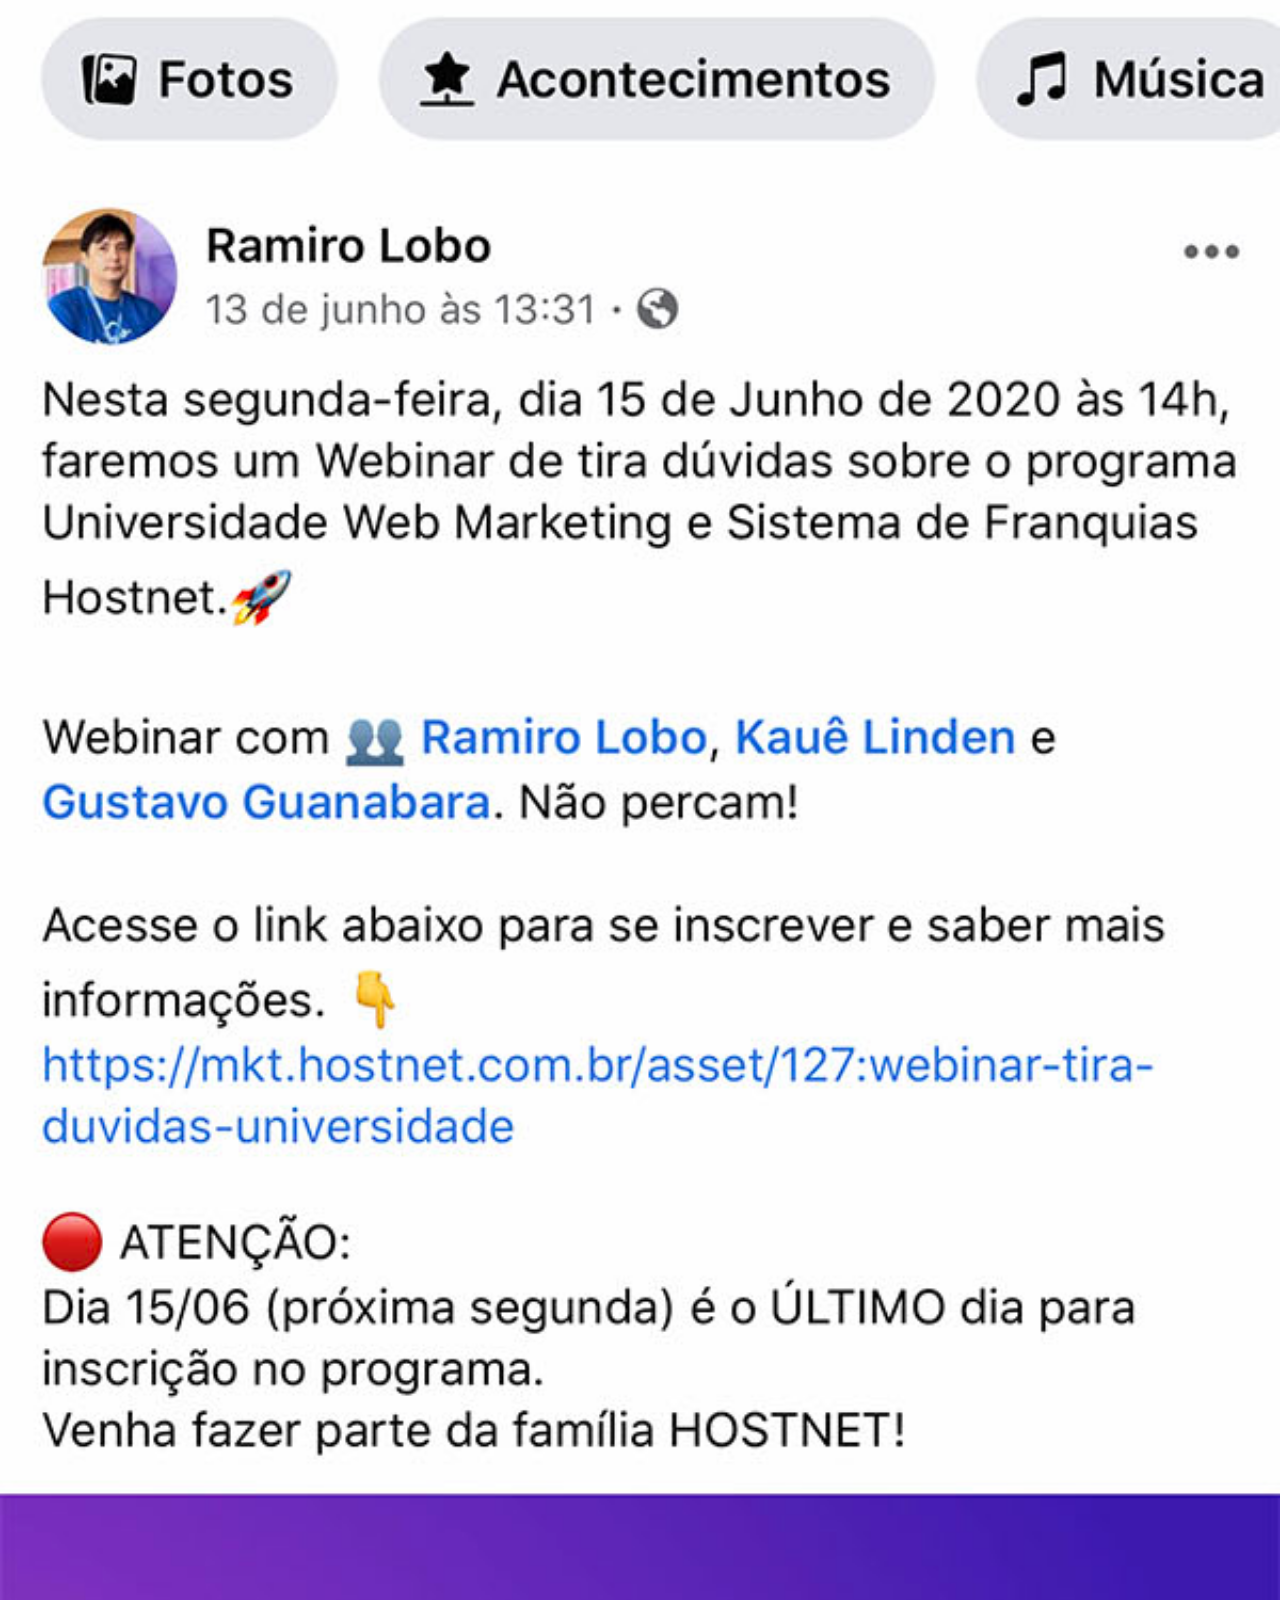
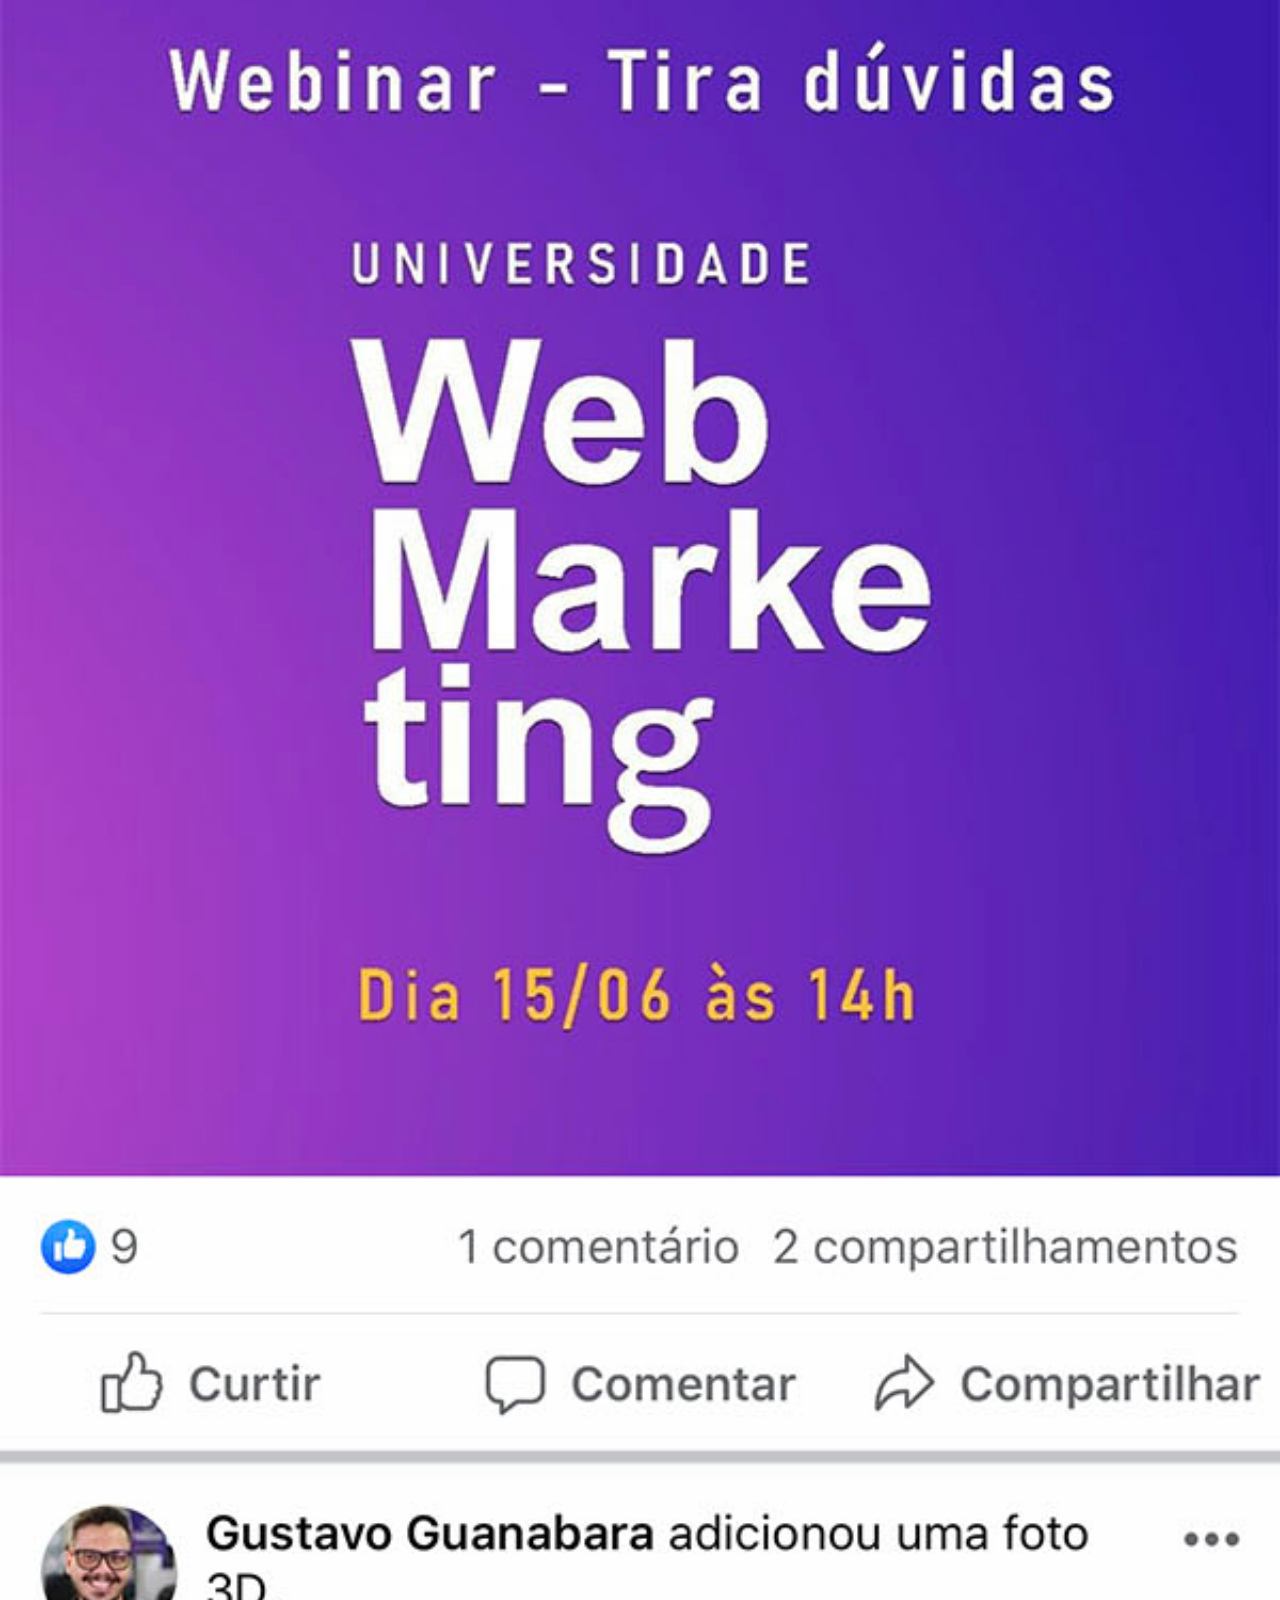
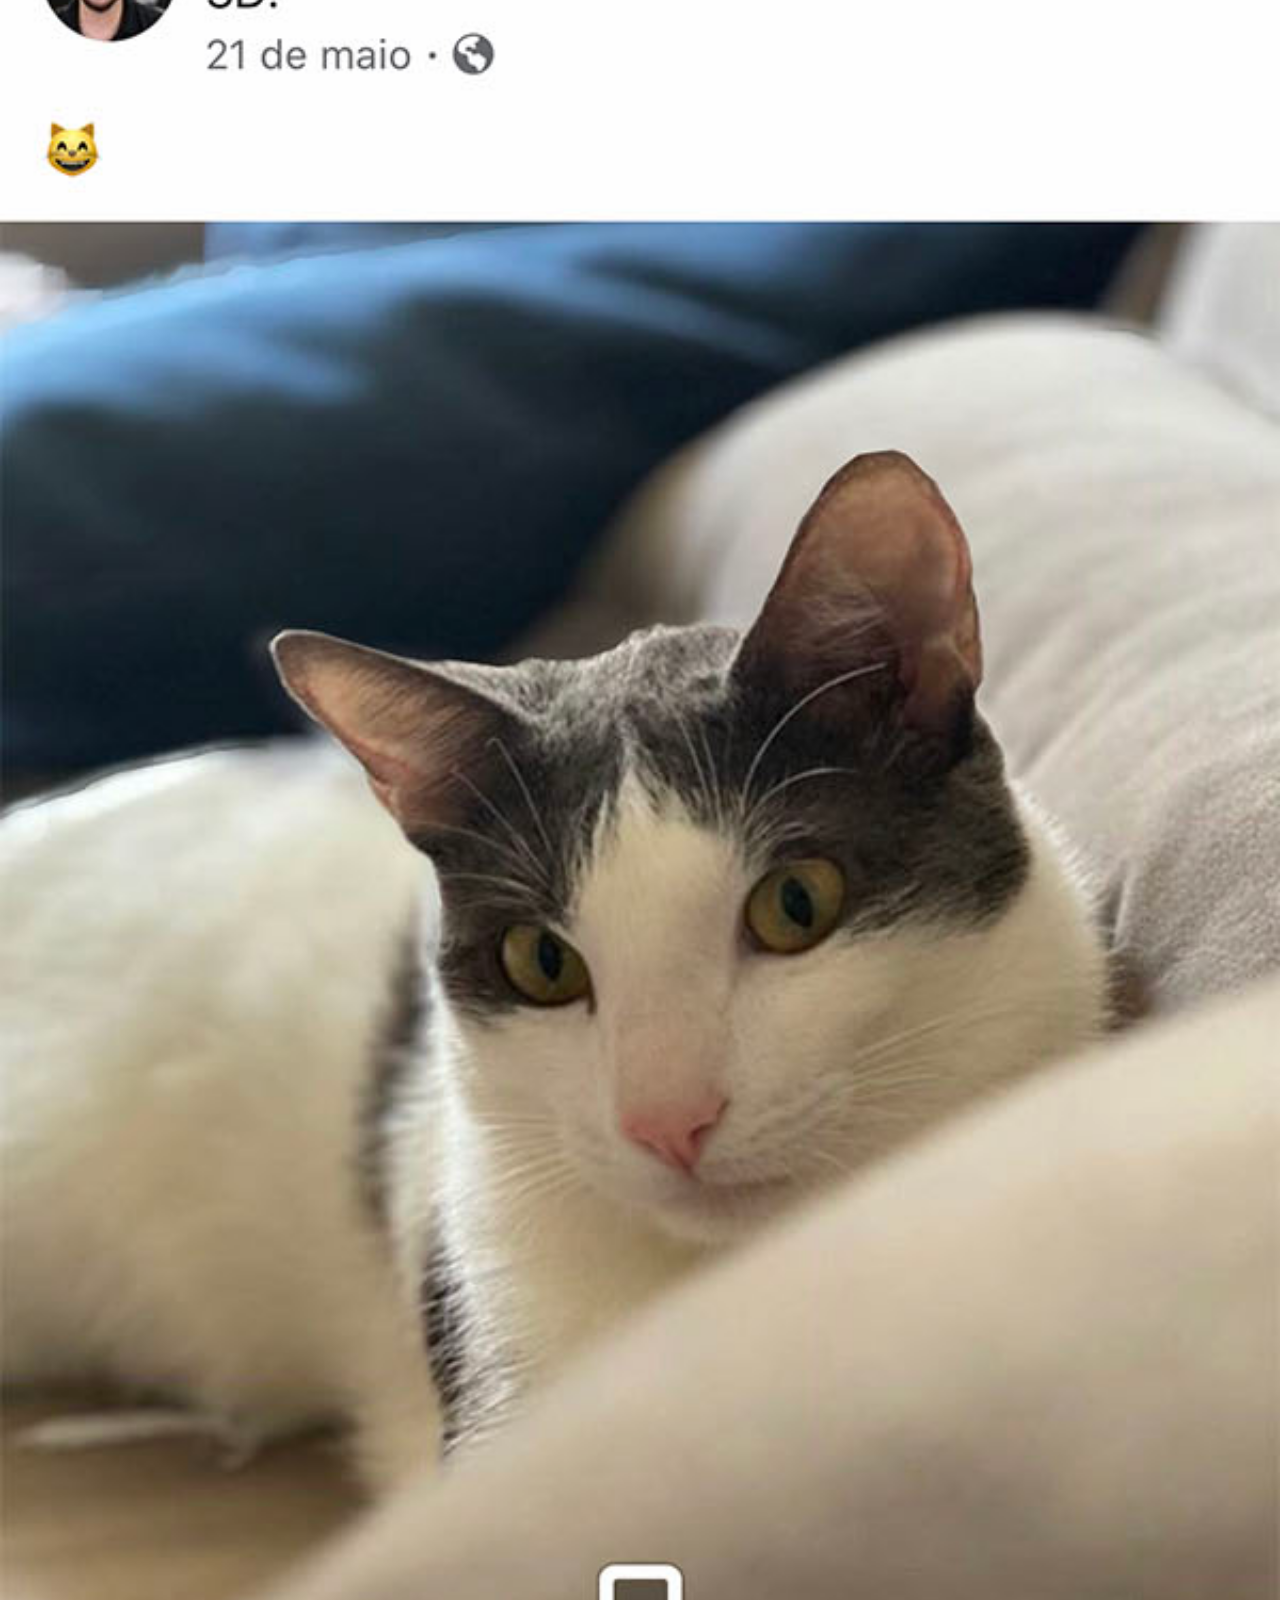
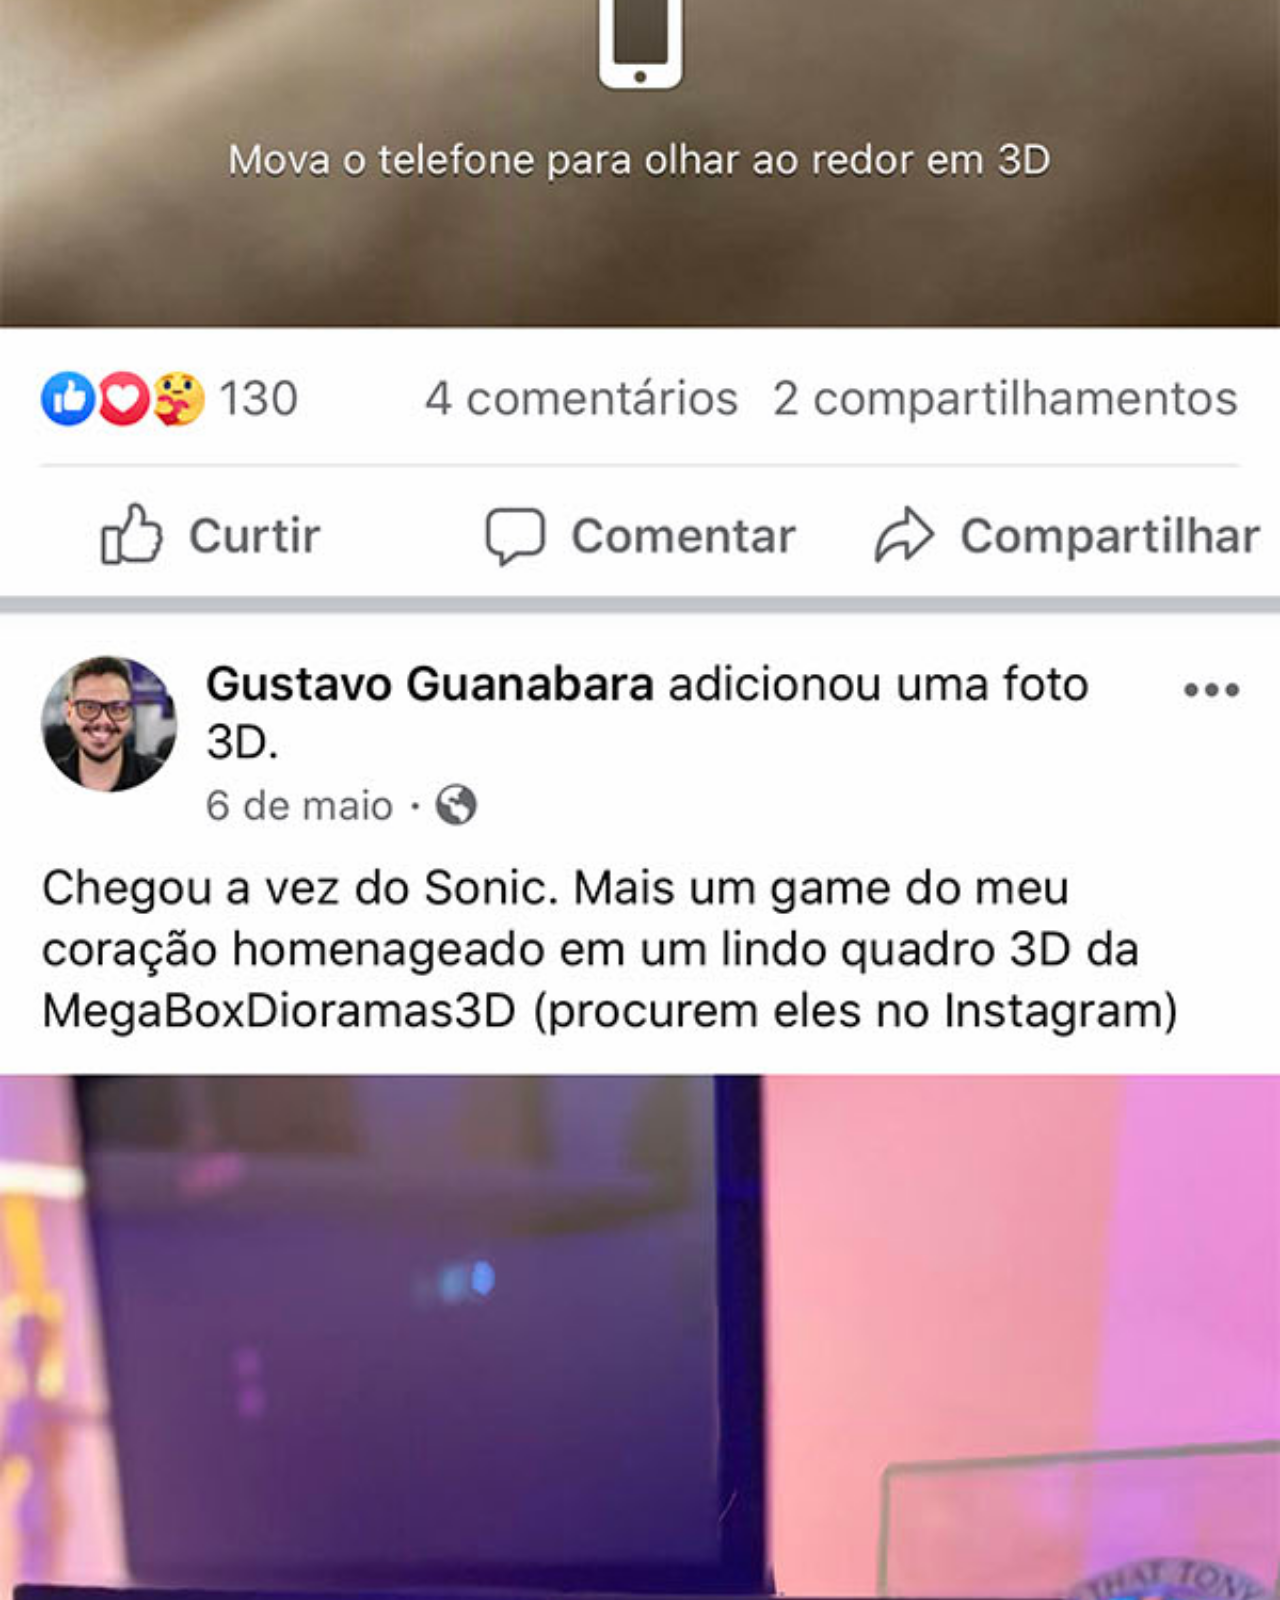
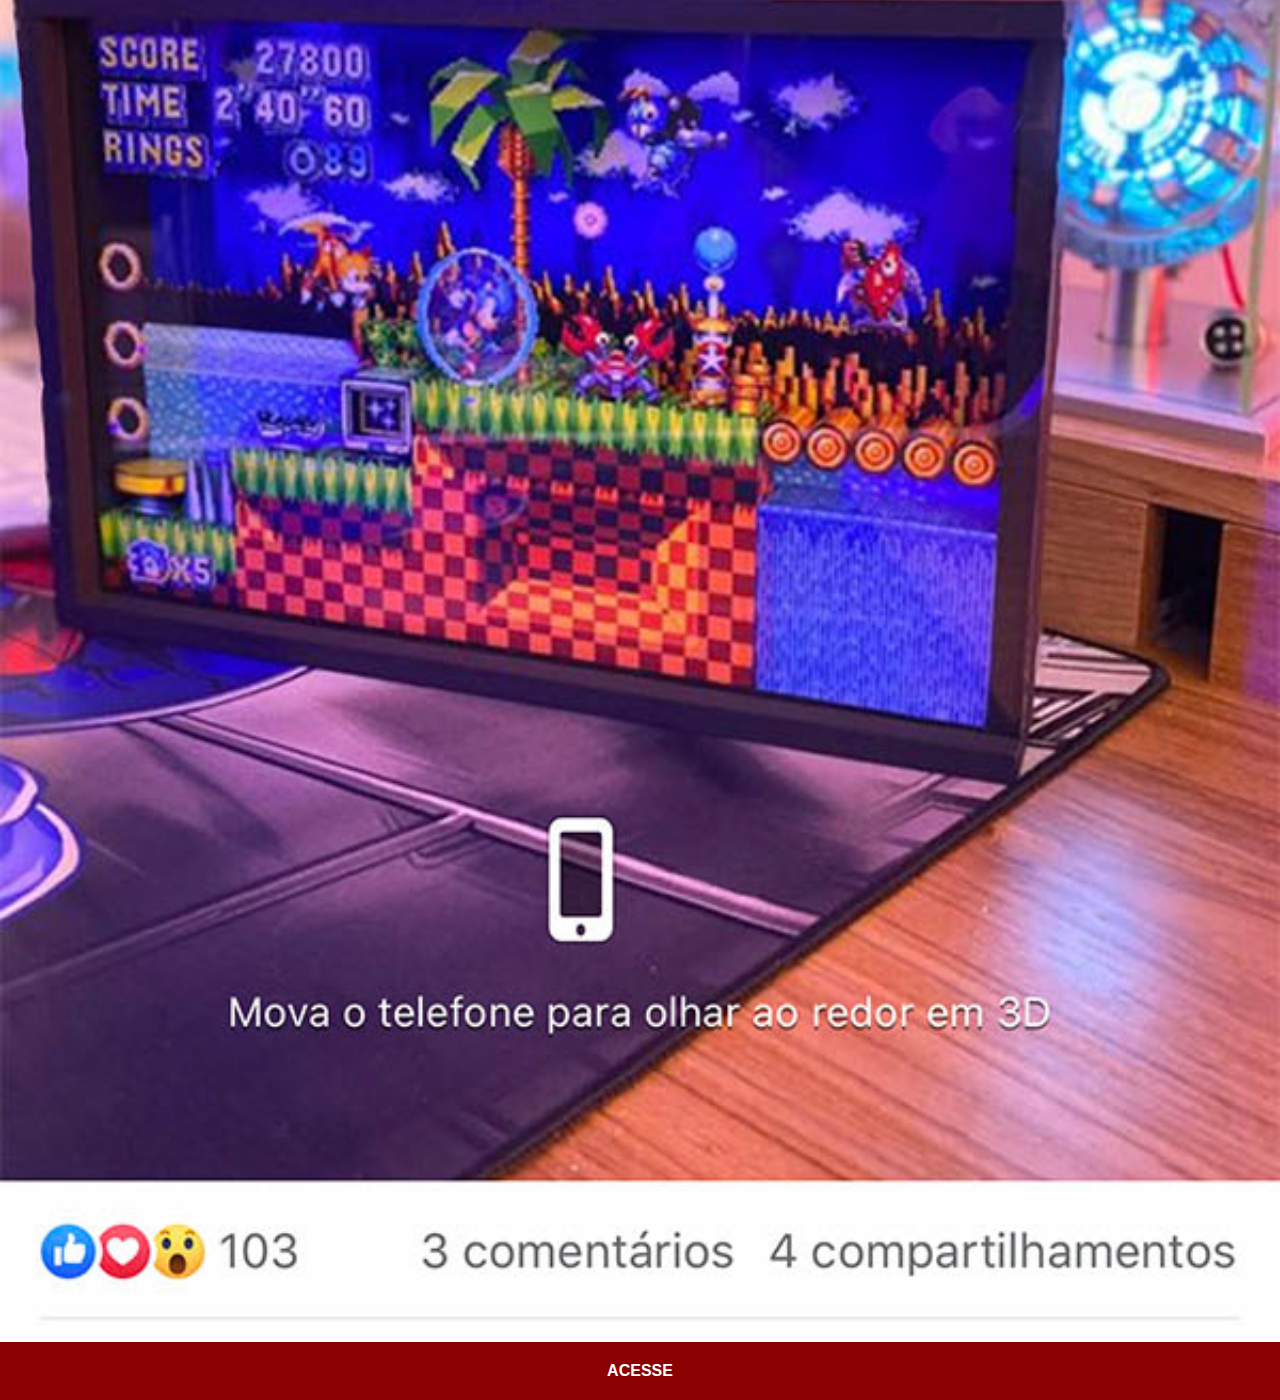
<file: facebook.html>
<!DOCTYPE html>
<html lang="pt-br">
<head>
    <meta charset="UTF-8">
    <meta http-equiv="X-UA-Compatible" content="IE=edge">
    <meta name="viewport" content="width=device-width, initial-scale=1.0">
    <link rel="stylesheet" href="estilo/social.css">
    <title>Facebook</title>
    
</head>
<body>
    <img src="imagens_social/tela-facebook.jpg" alt="Facebook" >

    <a href="https://www.facebook.com/gilson.melo.1" target="_blank">
        ACESSE
    </a>
    
</body>
</html>
</file>
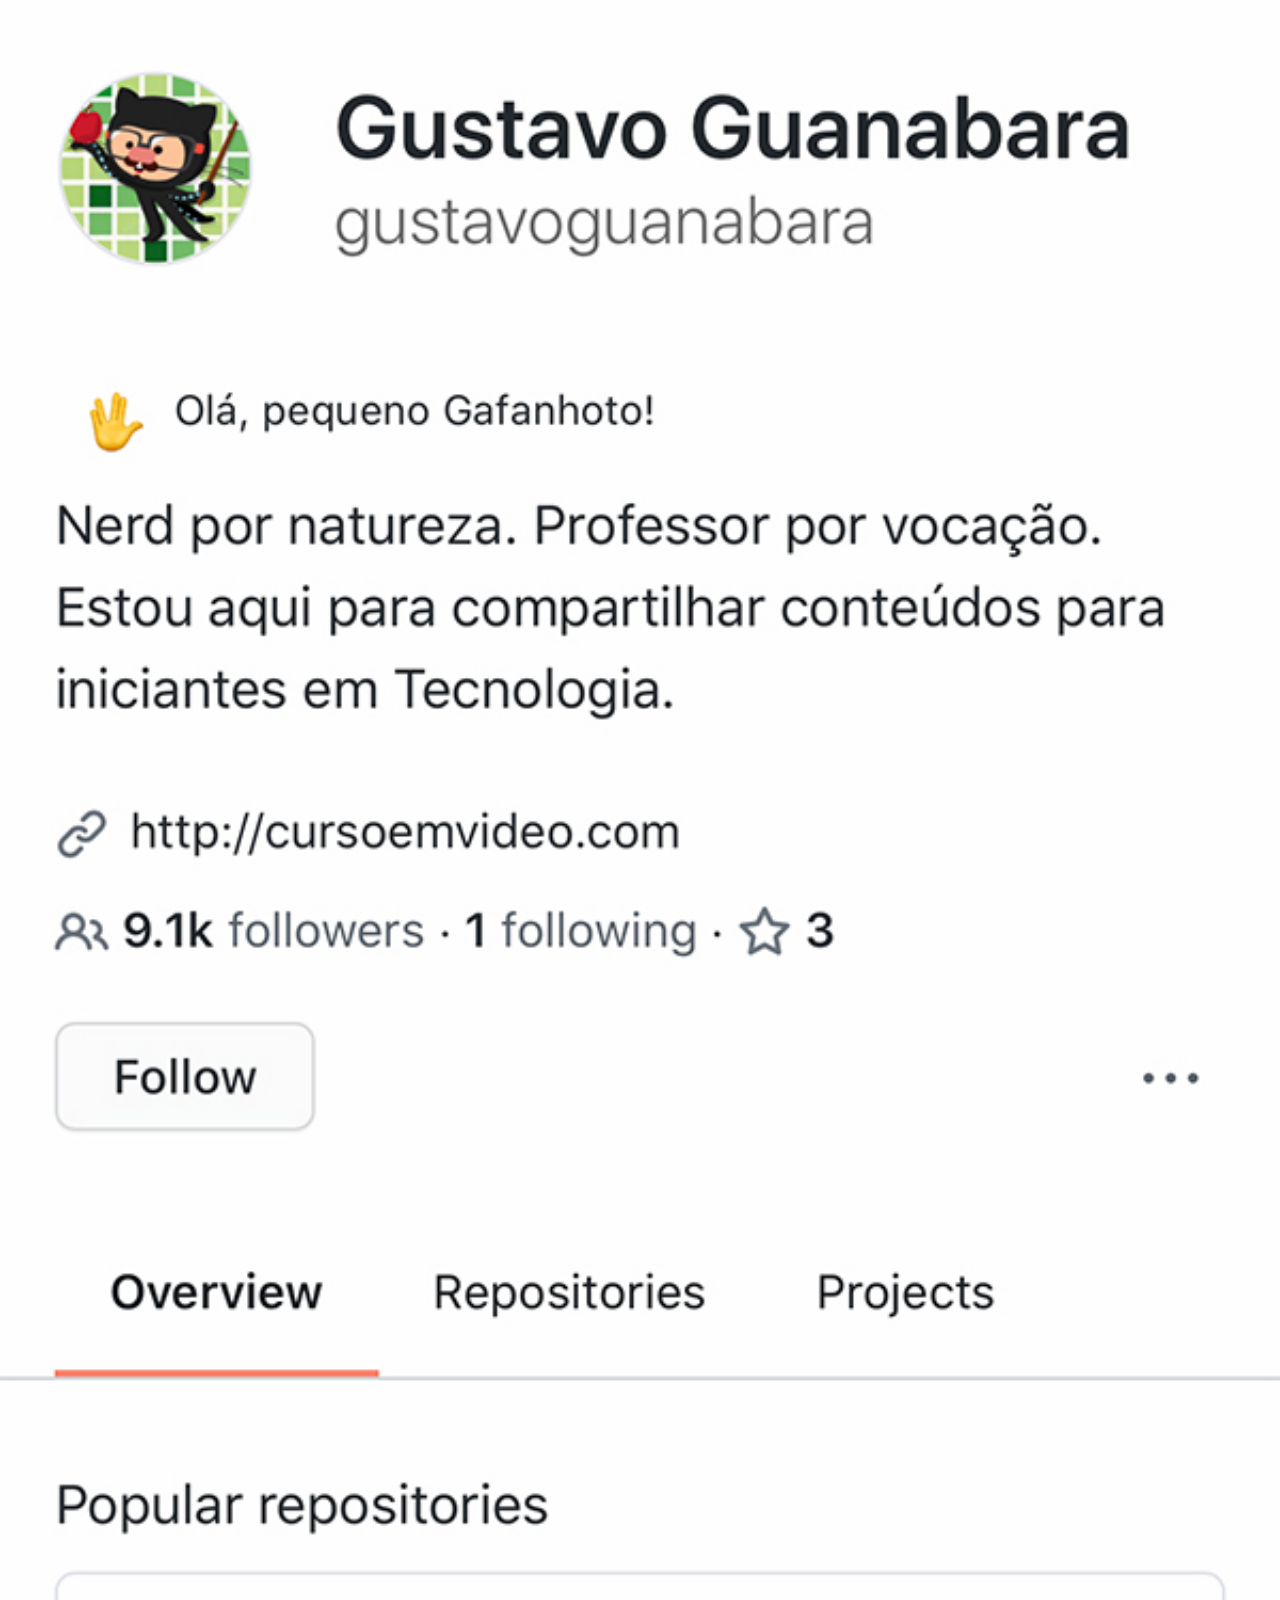
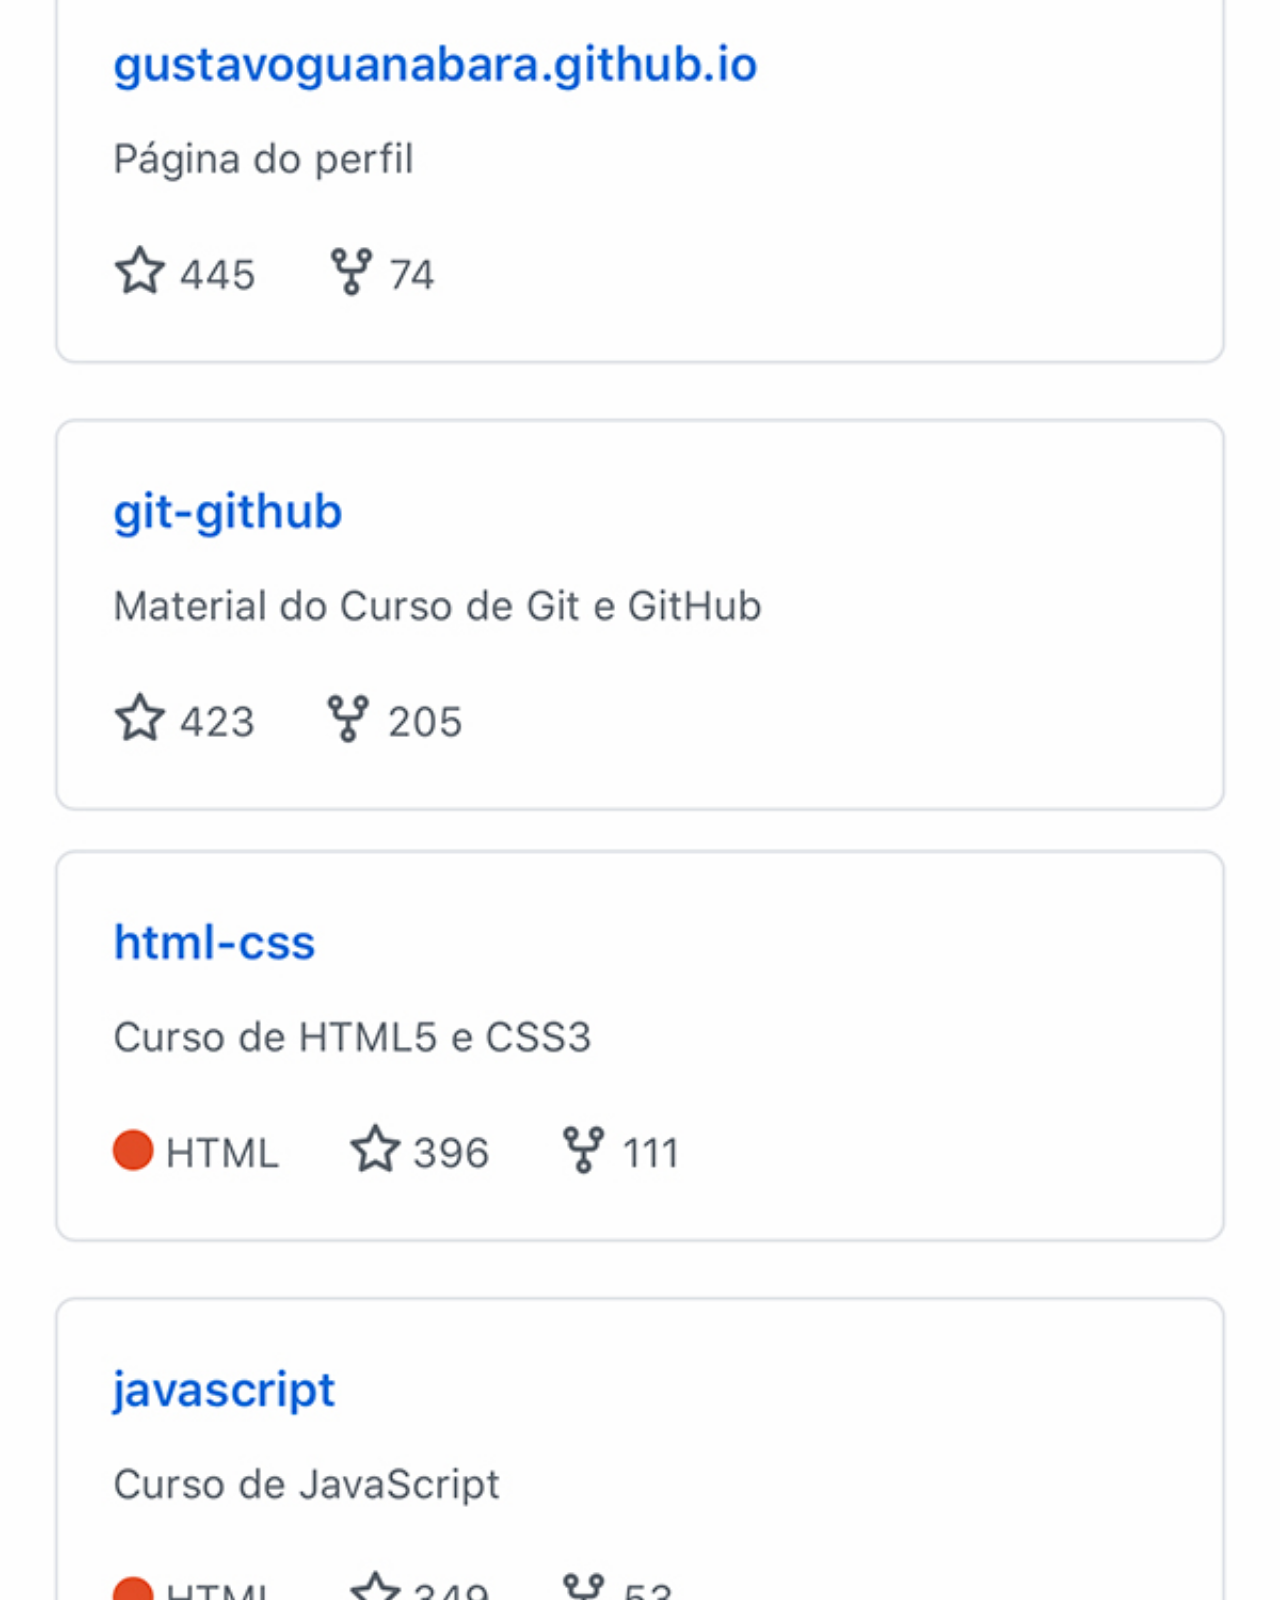
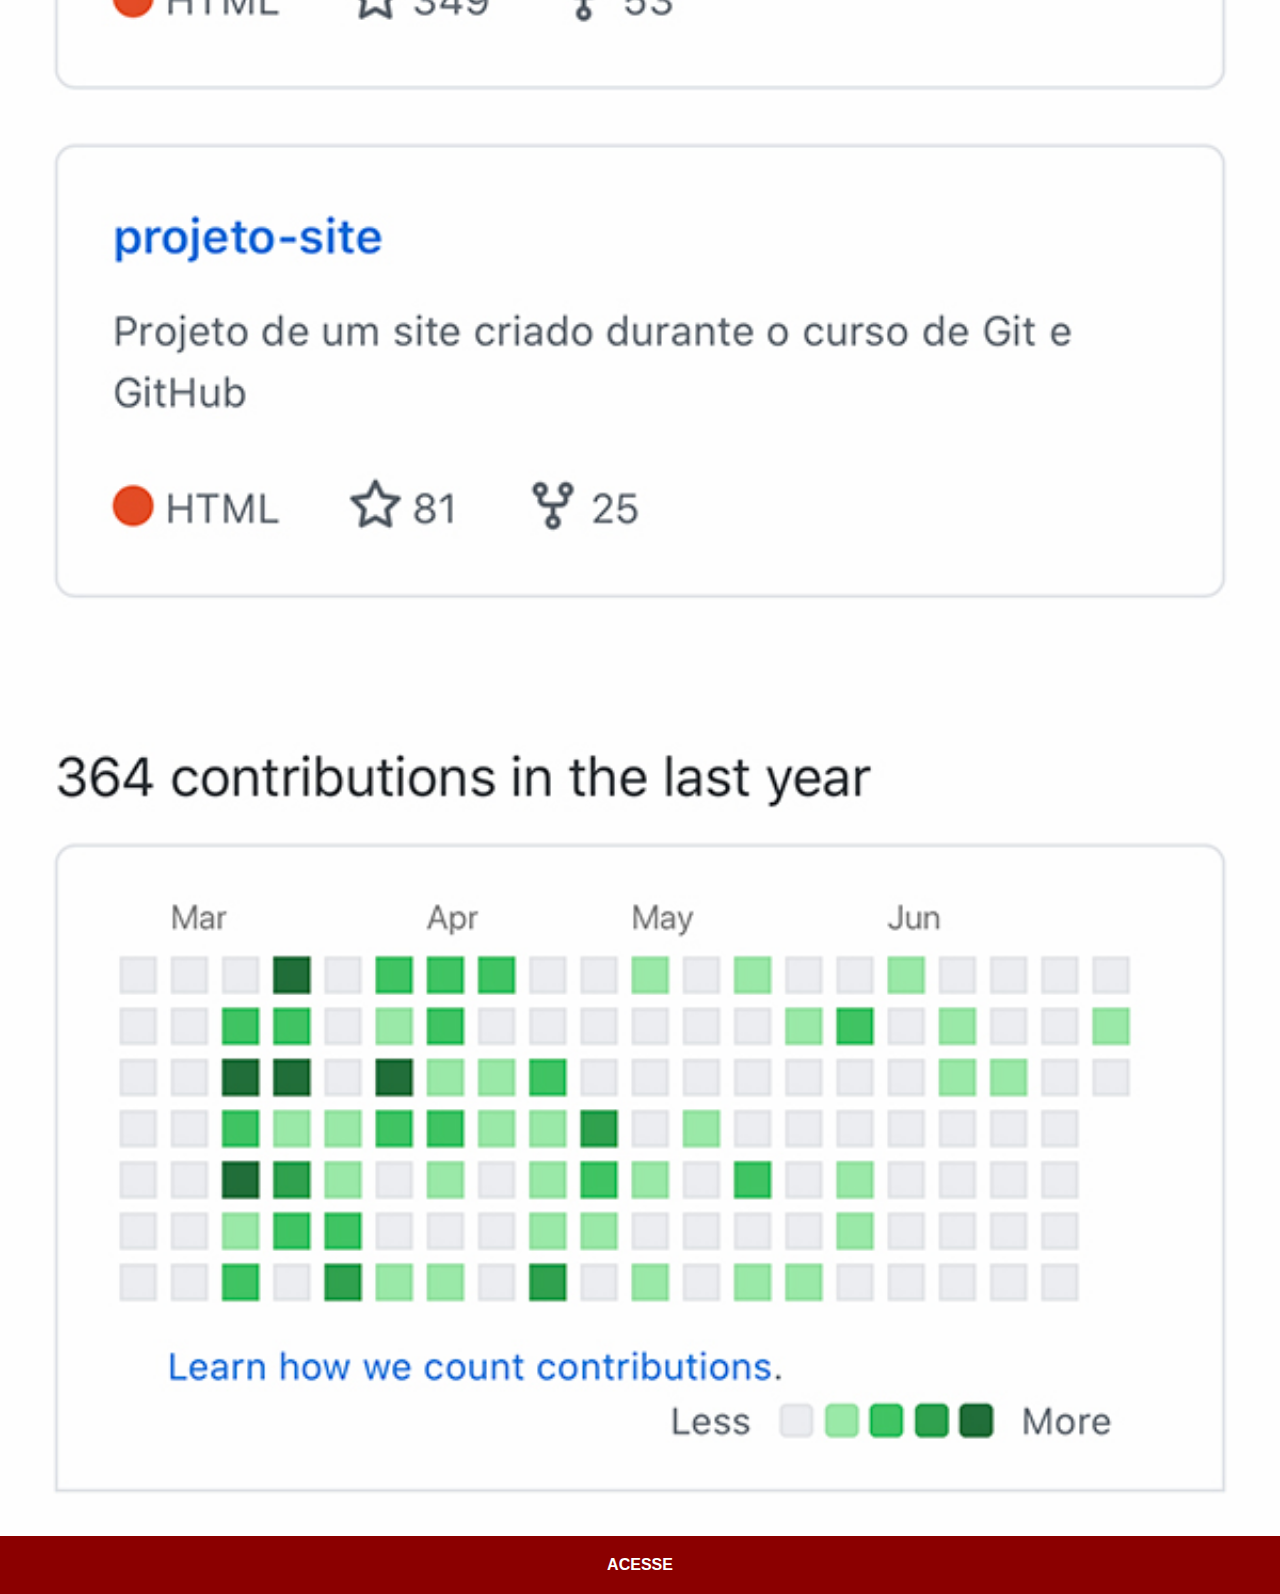
<file: github.html>
<!DOCTYPE html>
<html lang="pt-br">
<head>
    <meta charset="UTF-8">
    <meta http-equiv="X-UA-Compatible" content="IE=edge">
    <meta name="viewport" content="width=device-width, initial-scale=1.0">
    <link rel="stylesheet" href="estilo/social.css">
    <title>Github</title>
    
</head>
<body>
    <img src="imagens_social/tela-github.jpg" alt="Github" >

    <a href="https://github.com/Gilsonmelo92" target="_blank">
        ACESSE
    </a>
    
</body>
</html>
</file>
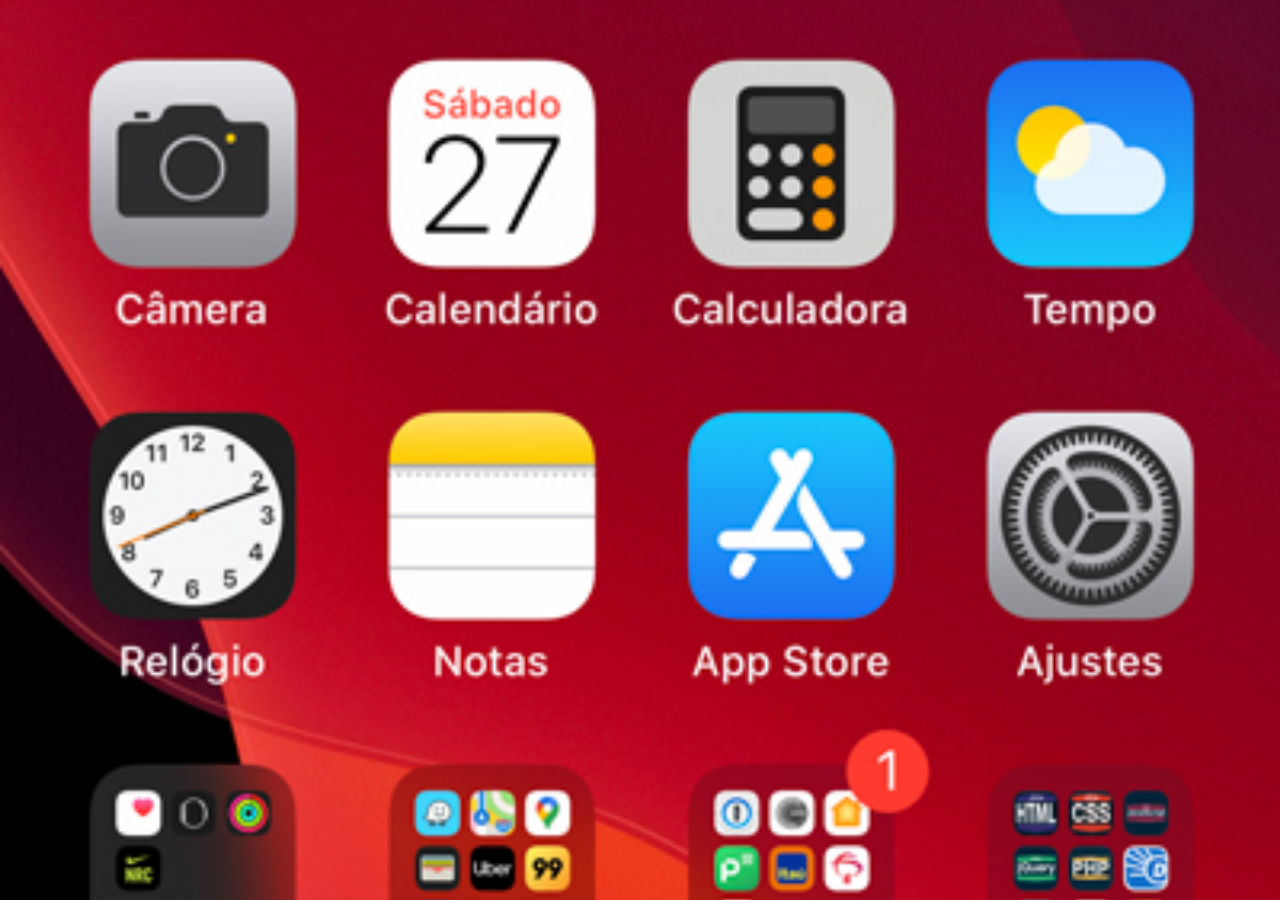
<file: home.html>
<!DOCTYPE html>
<html lang="pt-br">
<head>
    <meta charset="UTF-8">
    <meta http-equiv="X-UA-Compatible" content="IE=edge">
    <meta name="viewport" content="width=device-width, initial-scale=1.0">
    <link rel="shortcut icon" href="/imagens_social/favicon.ico" type="image/x-icon">
    <title>Social</title>
    <style>
        *{
            margin: 0px;
            padding: 0px;
        }

        body{
            width: 100vw;
            height: 100vh;
            background: black url("imagens_social/tela-home.jpg") no-repeat top center;
            background-size: cover;
        
        }
    </style>
</head>
<body>
    
</body>
</html>
</file>
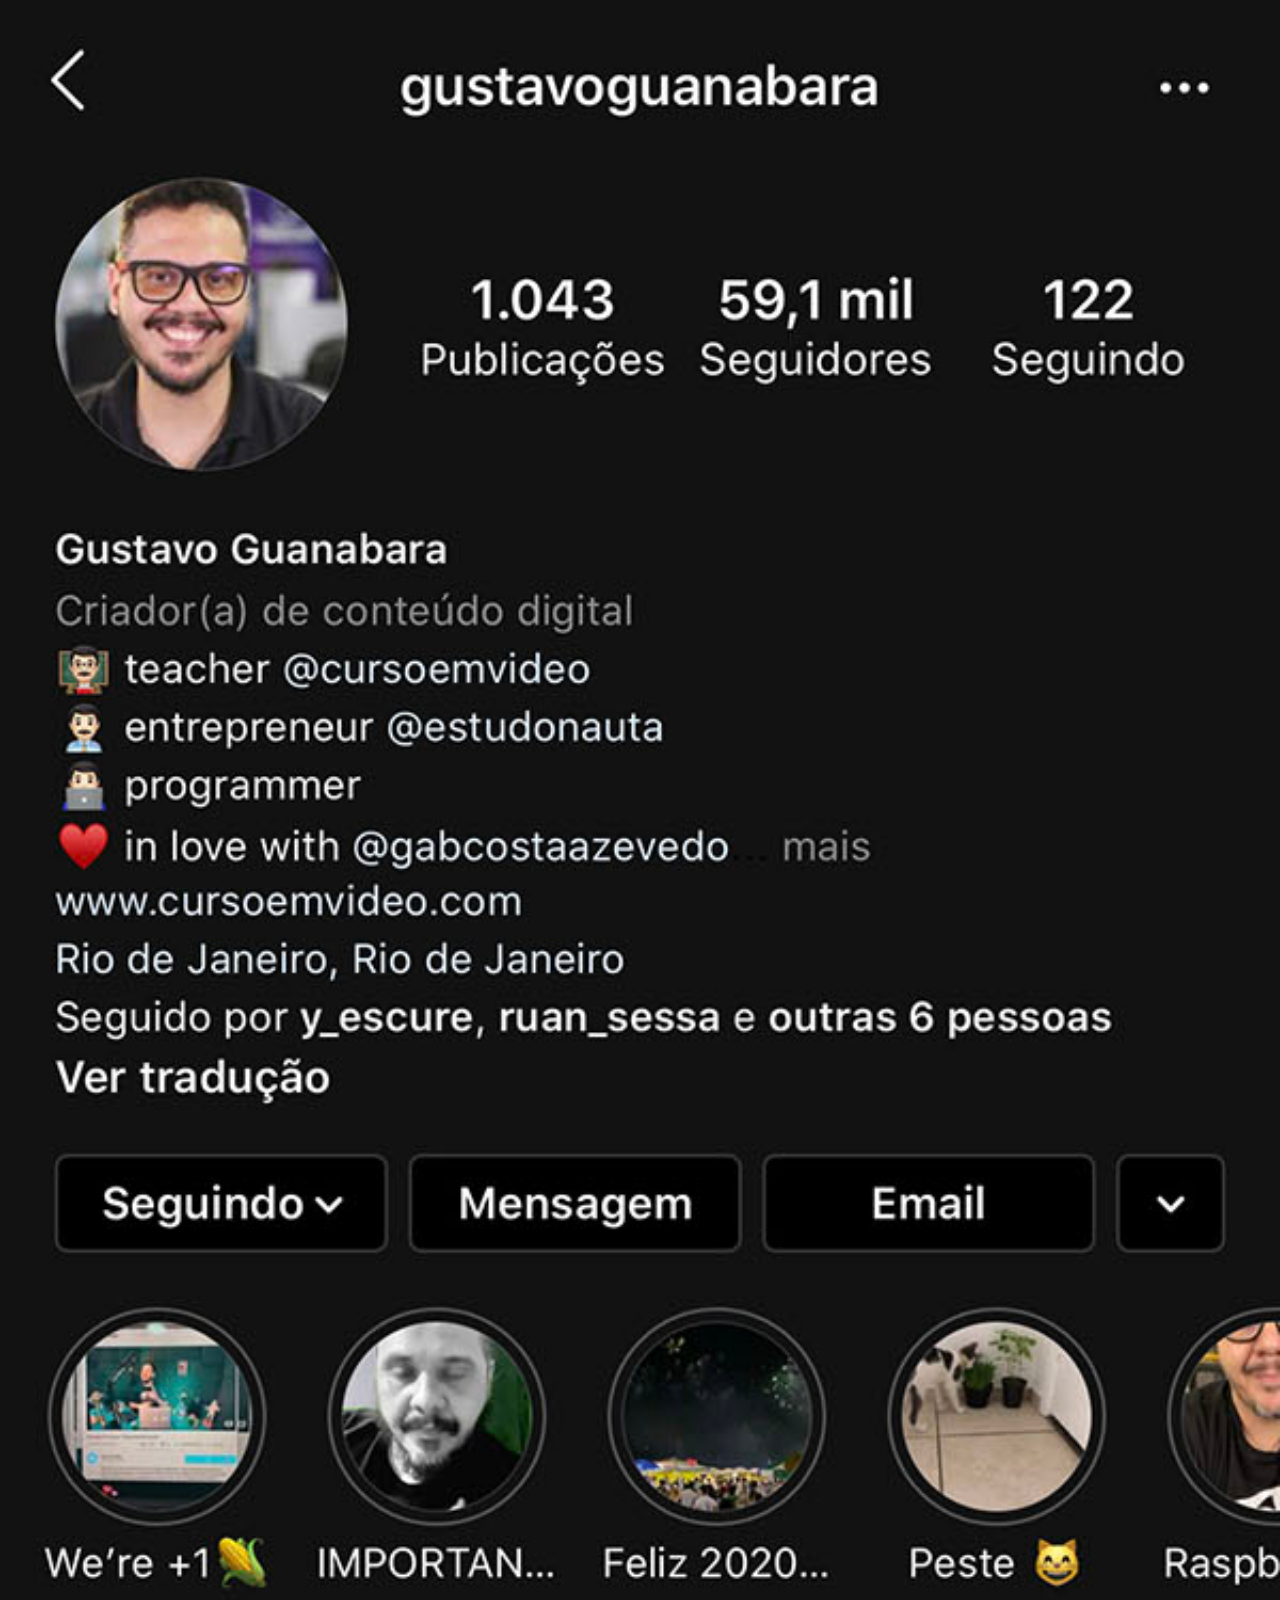
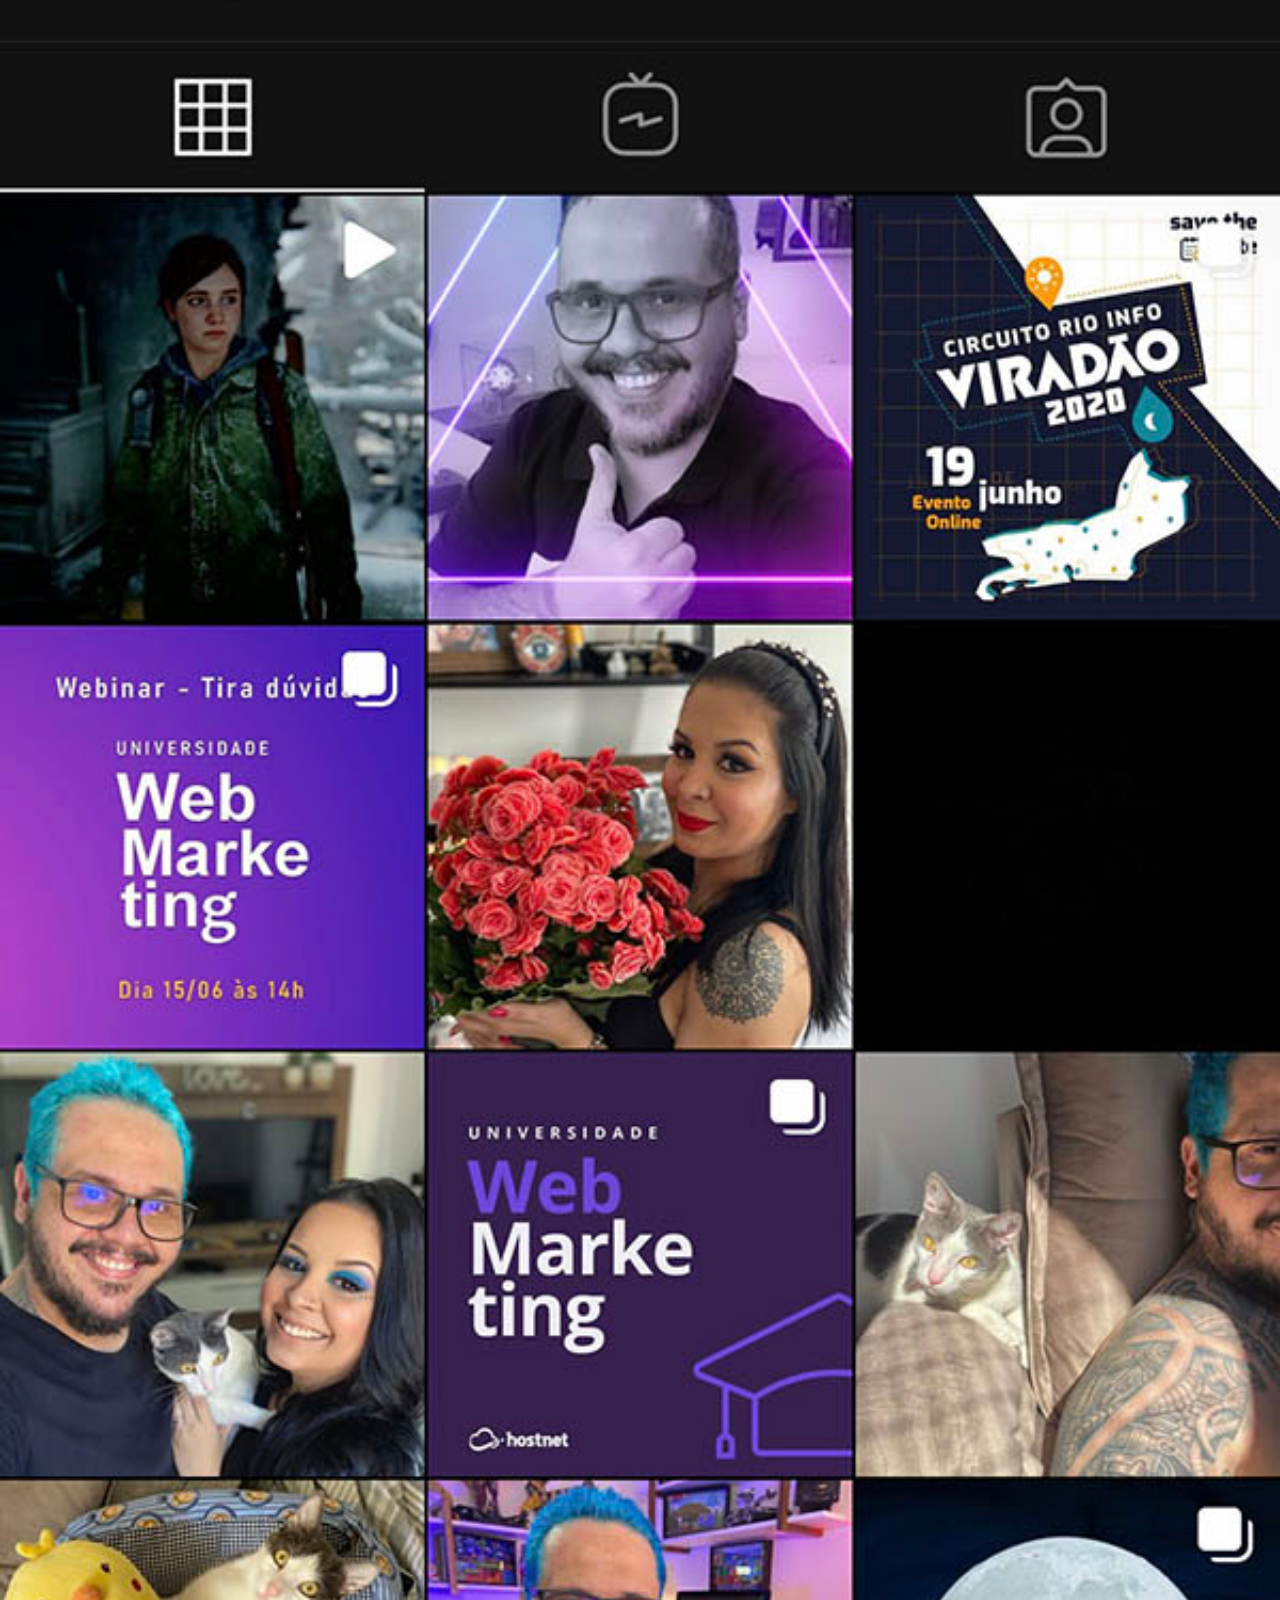
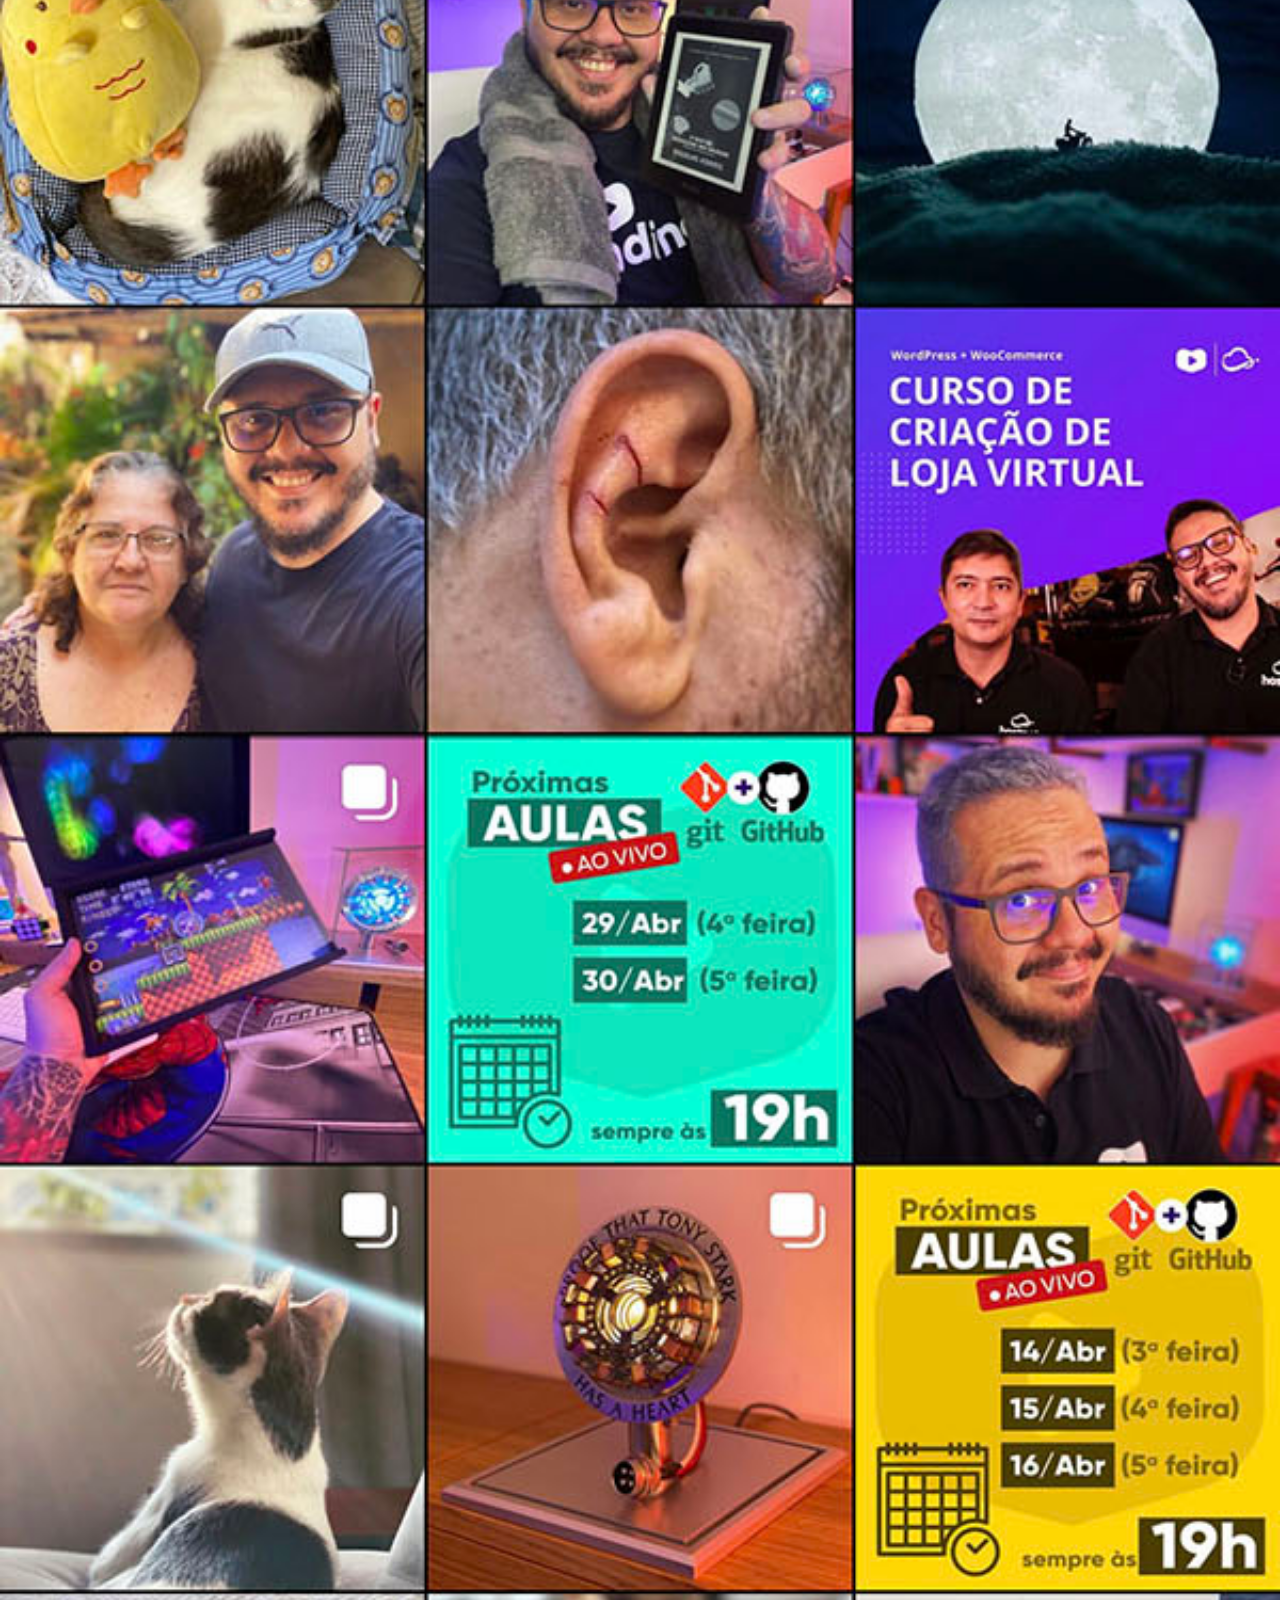
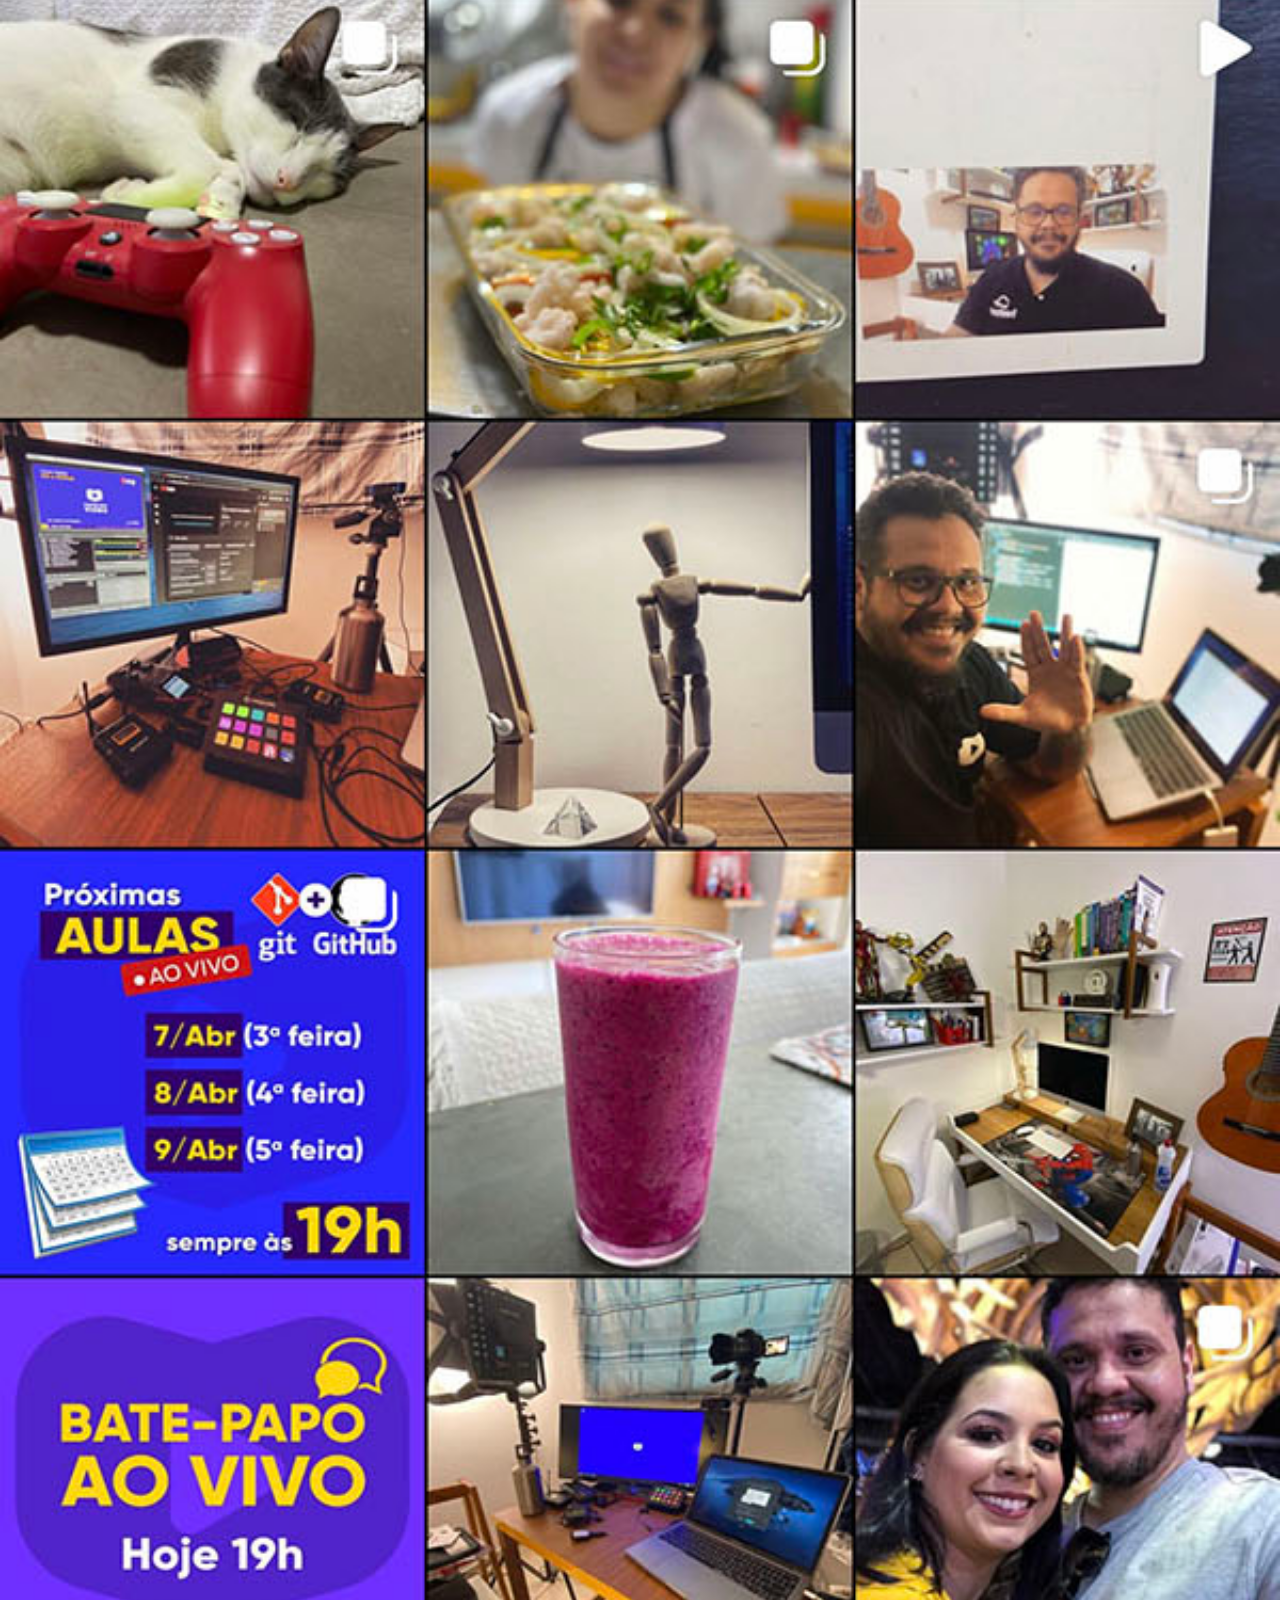
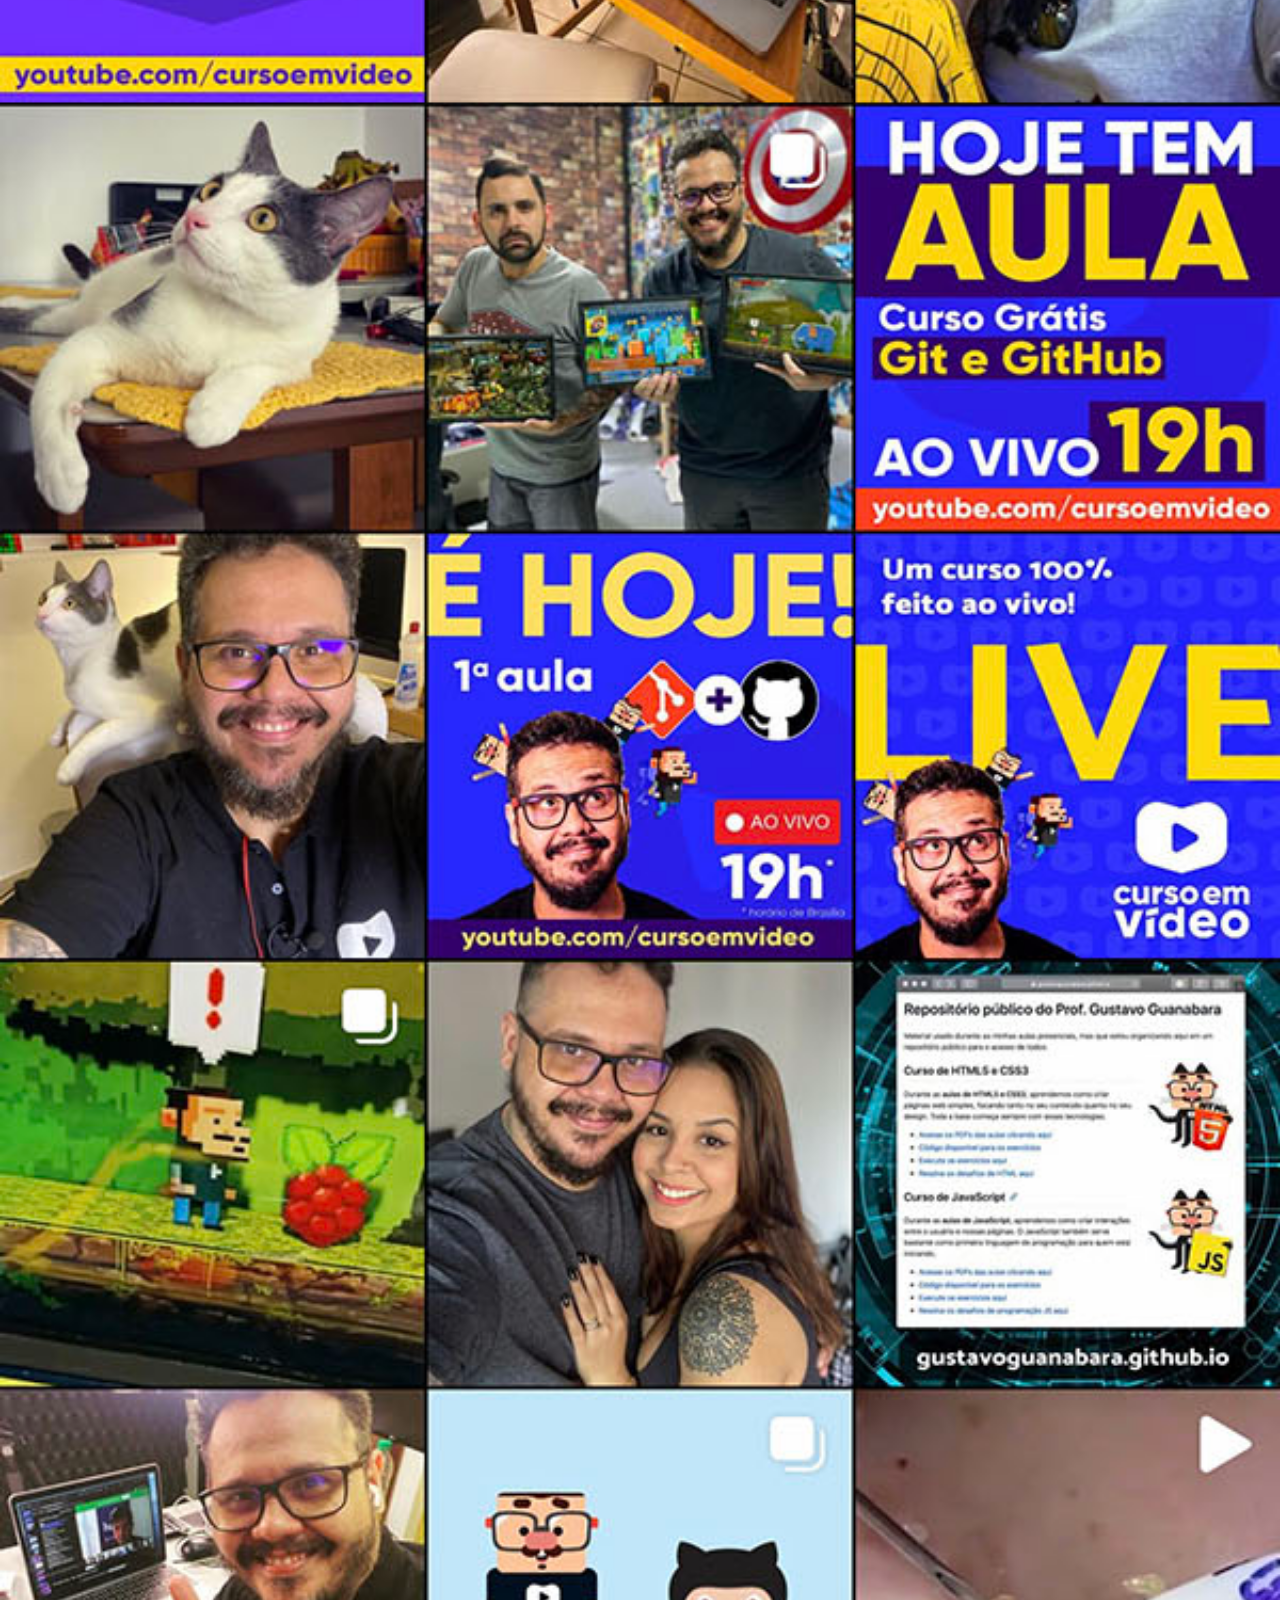
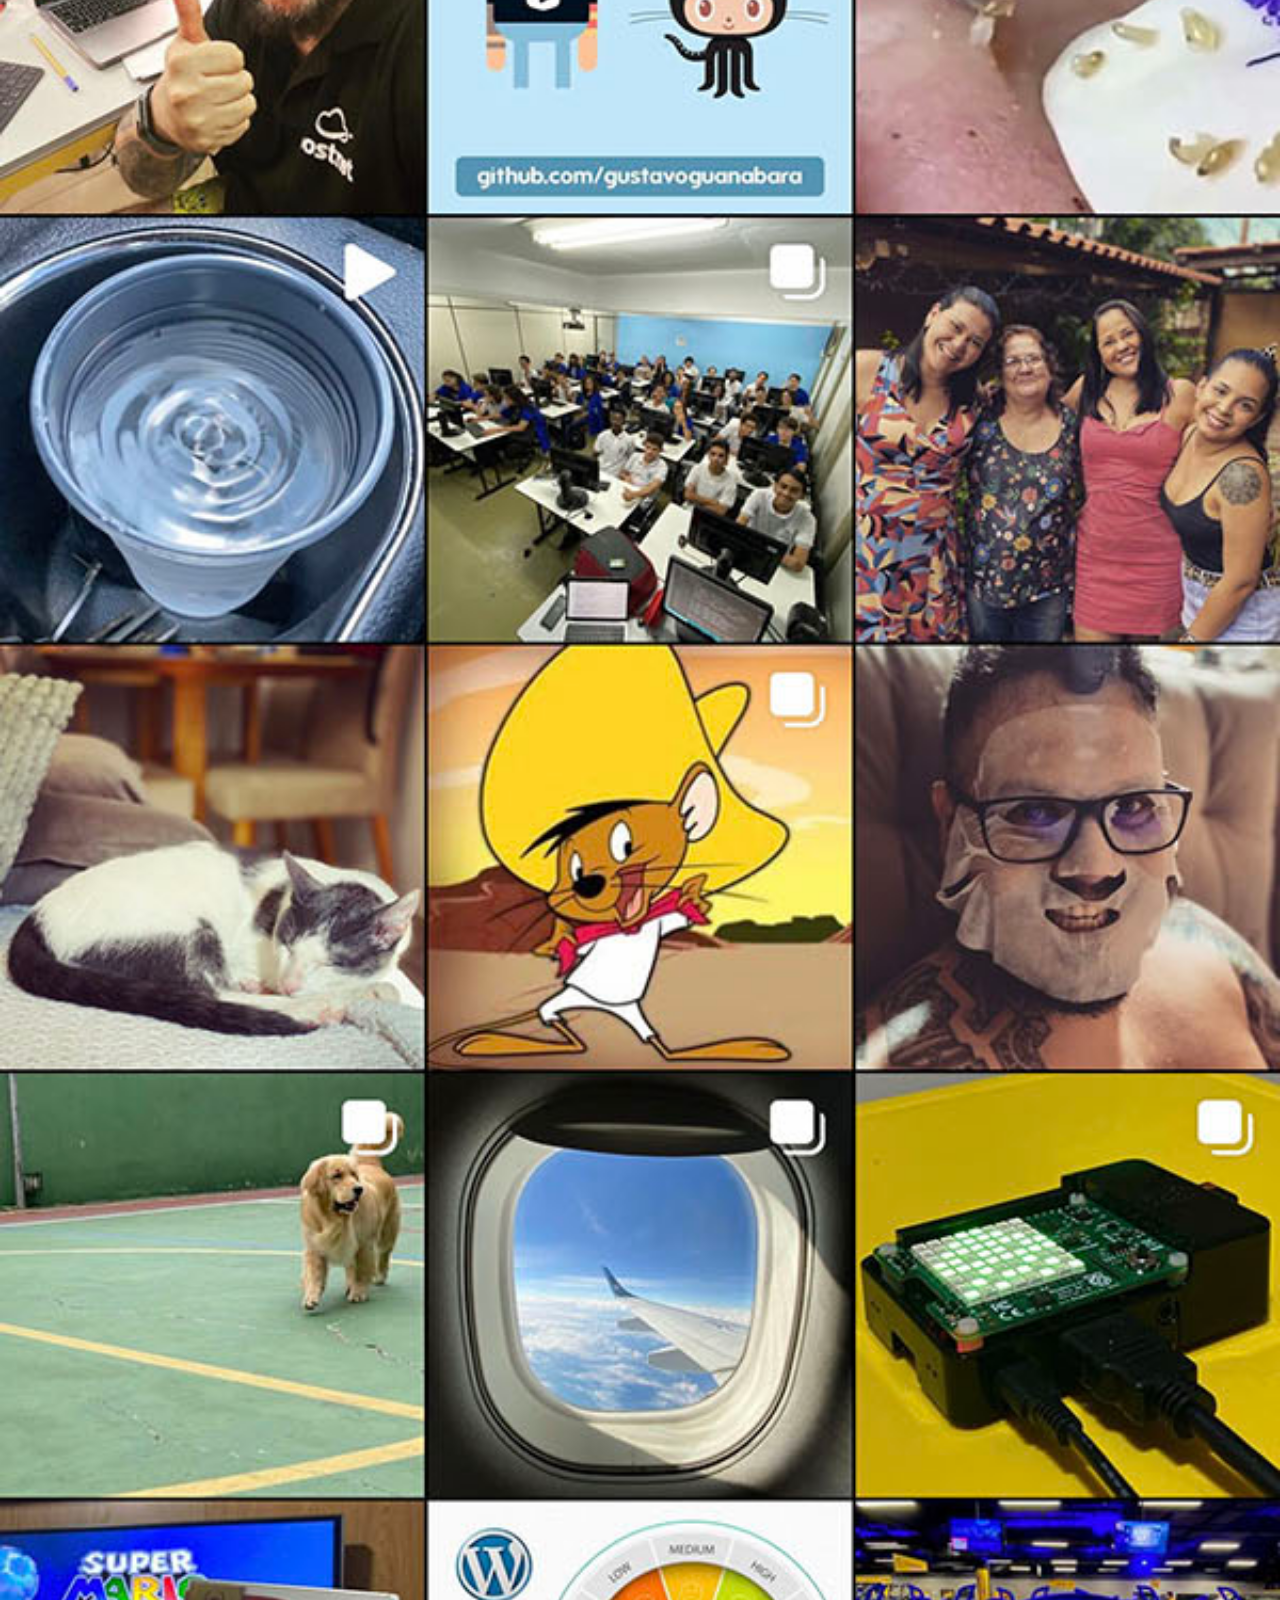
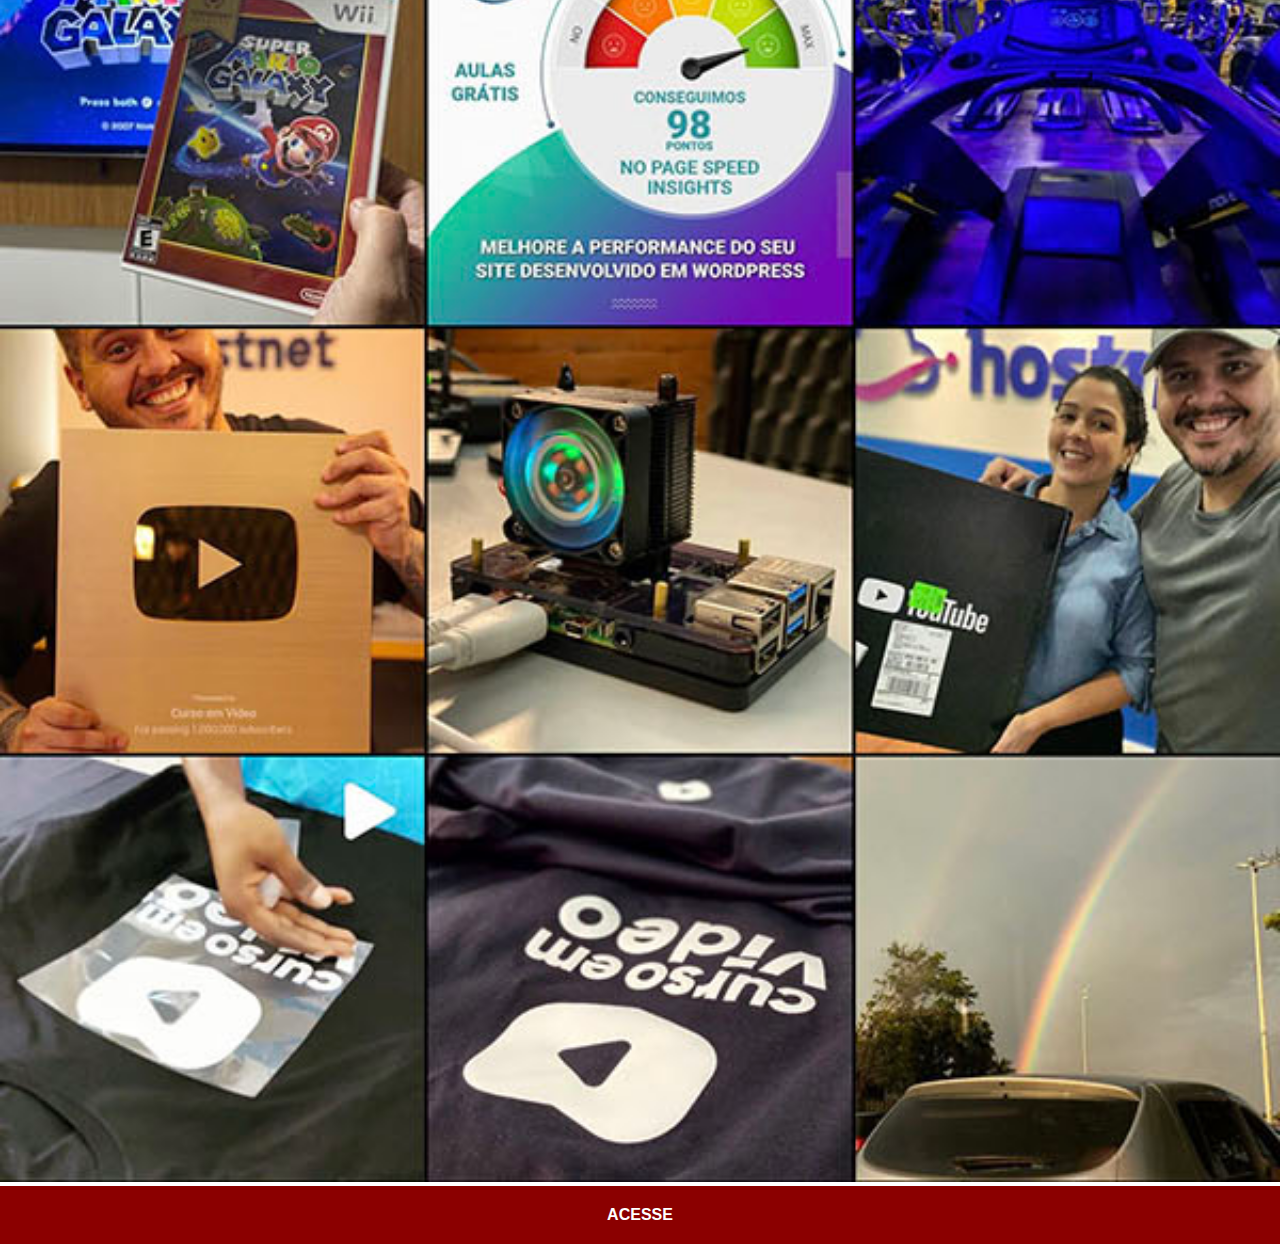
<file: instagram.html>
<!DOCTYPE html>
<html lang="pt-br">
<head>
    <meta charset="UTF-8">
    <meta http-equiv="X-UA-Compatible" content="IE=edge">
    <meta name="viewport" content="width=device-width, initial-scale=1.0">
    <link rel="stylesheet" href="estilo/social.css">
    <title>Instagram</title>
    
</head>
<body>
    <img src="imagens_social/tela-instagram.jpg" alt="Instagram" >

    <a href="https://www.instagram.com/gilson.melo.1/" target="_blank">
        ACESSE
    </a>
    
</body>
</html>
</file>
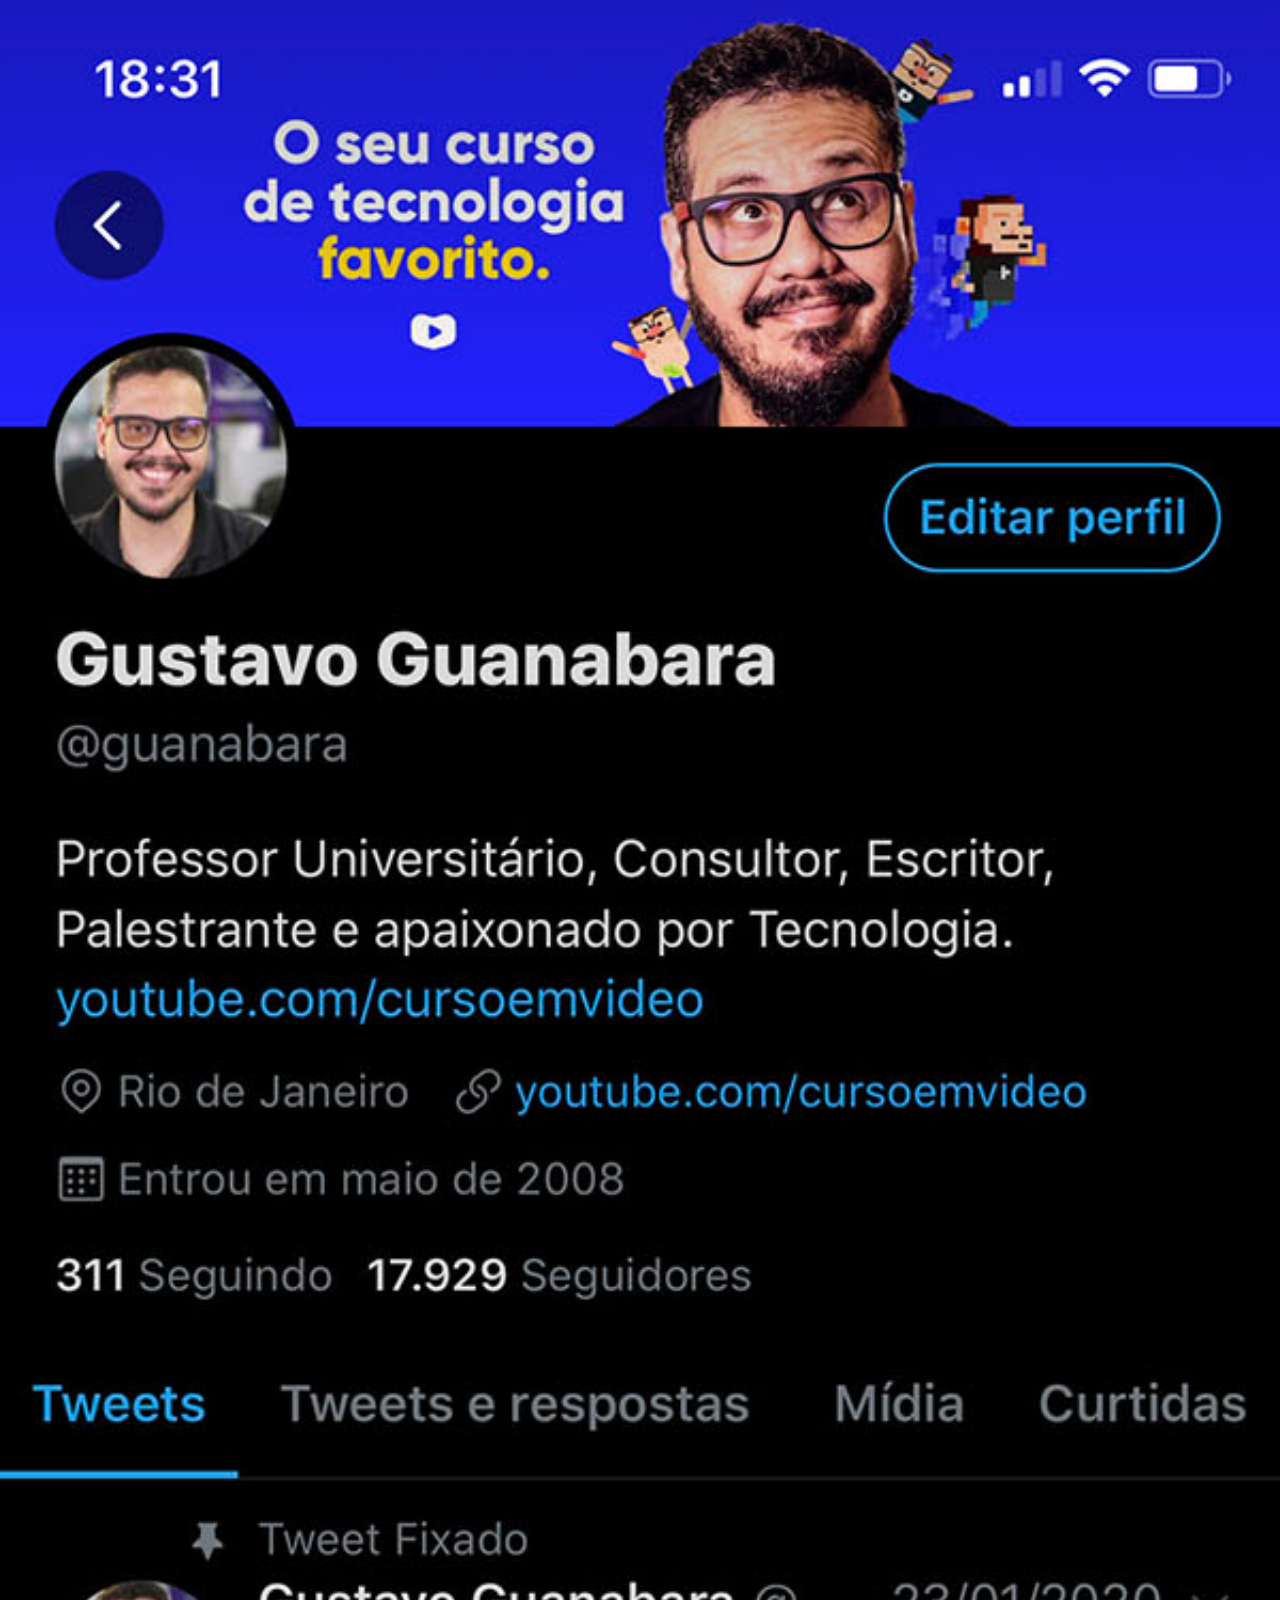
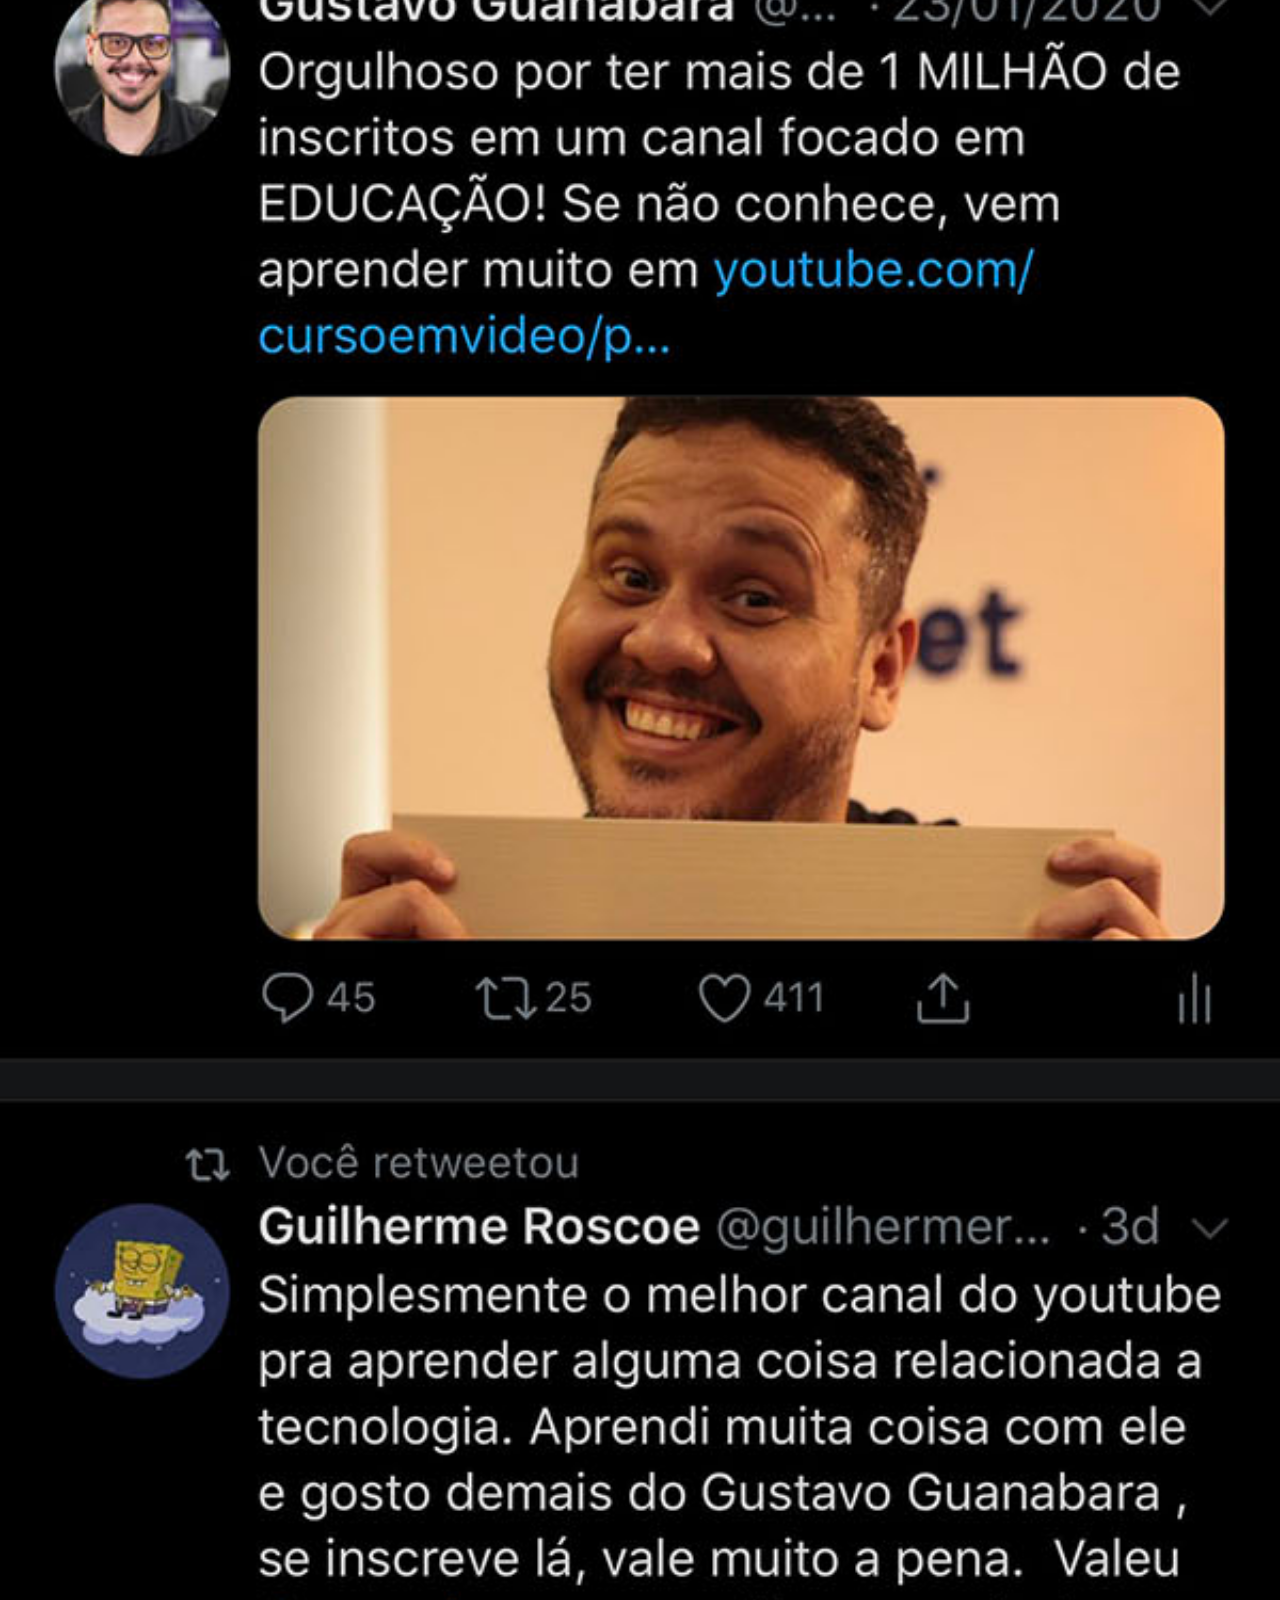
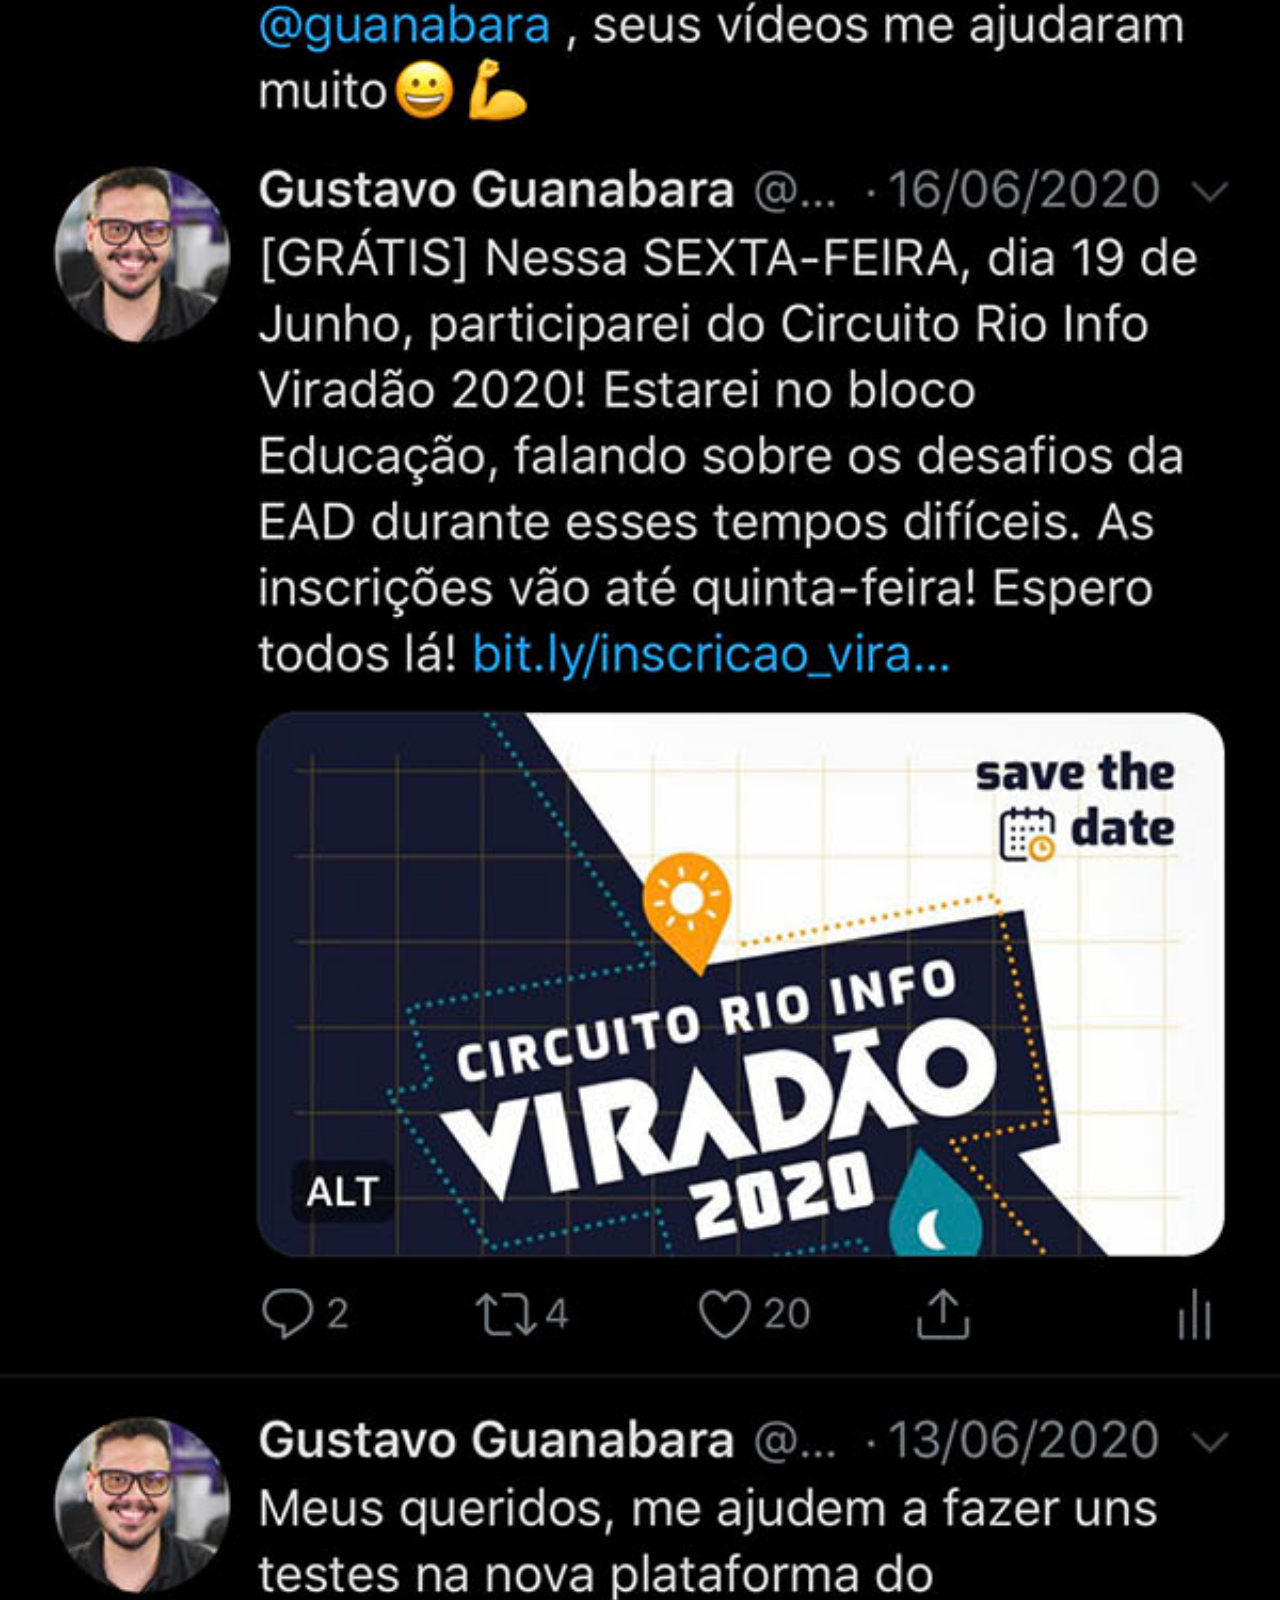
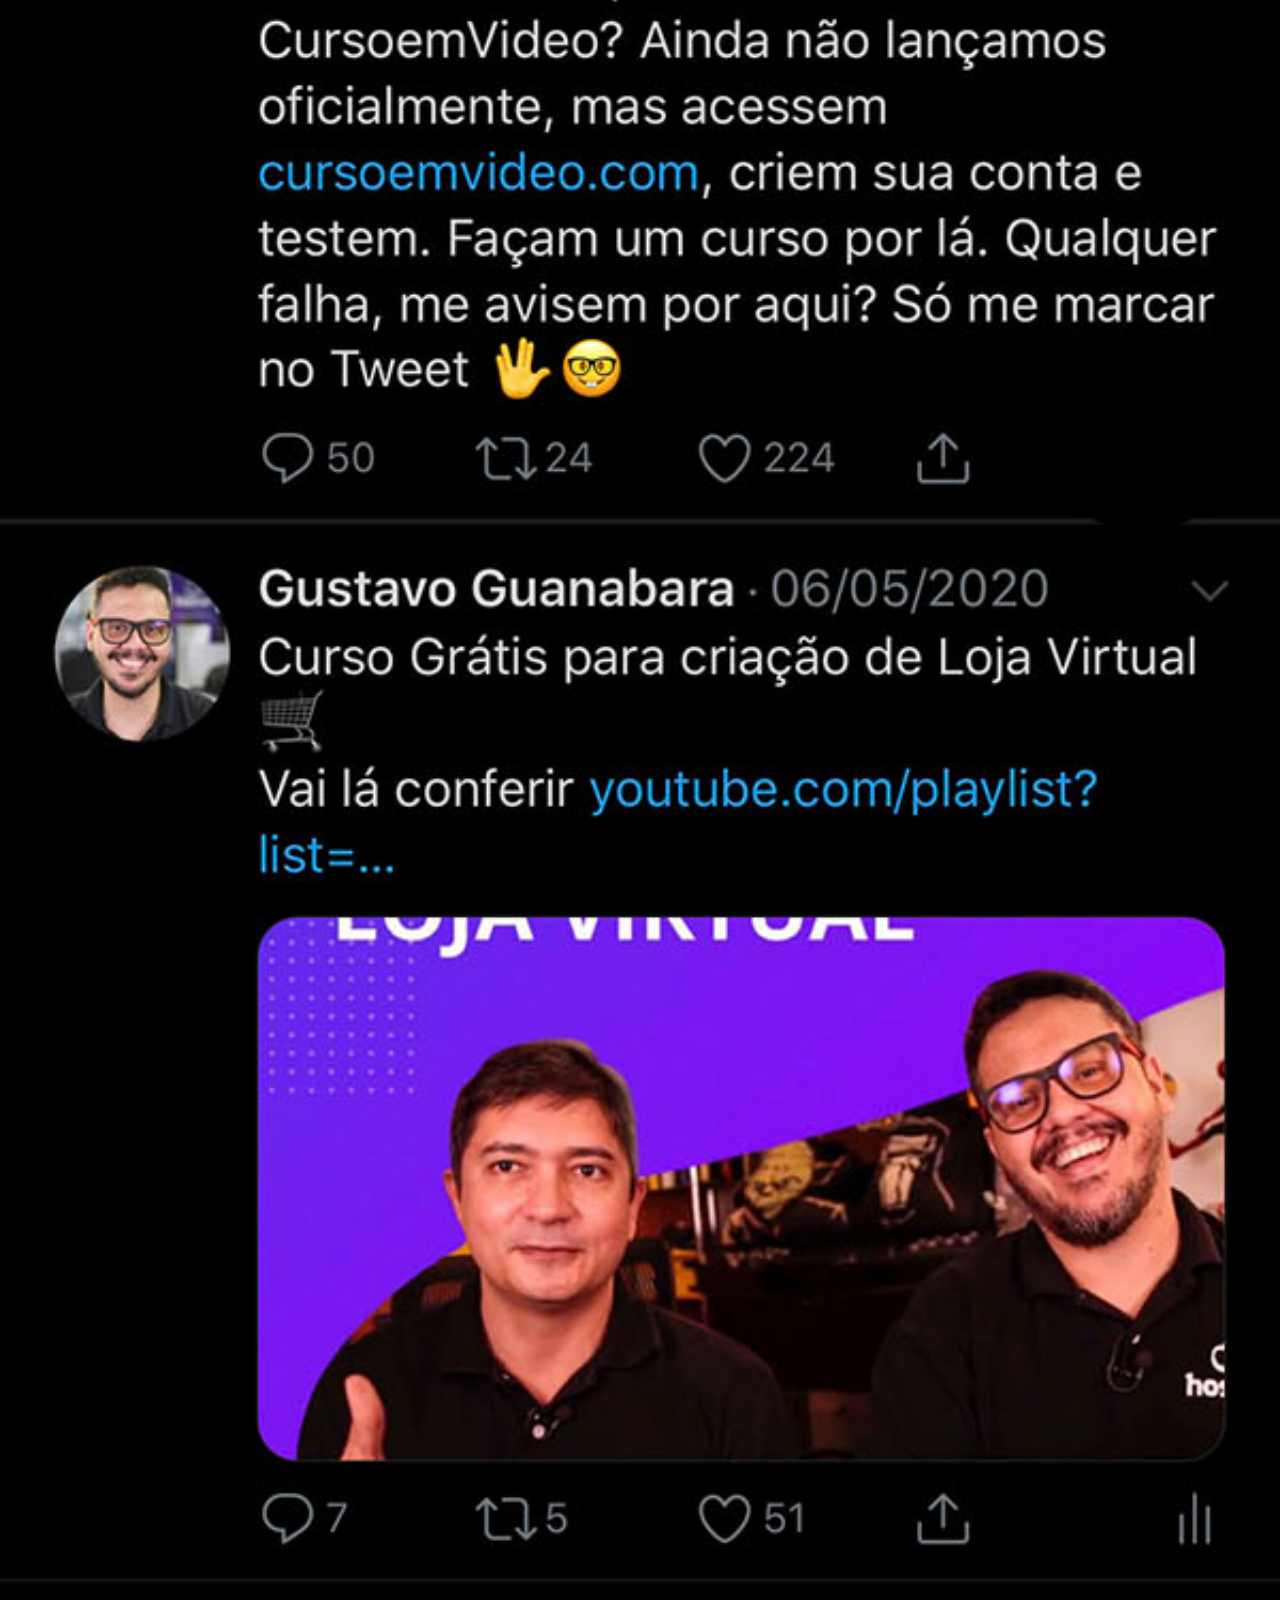
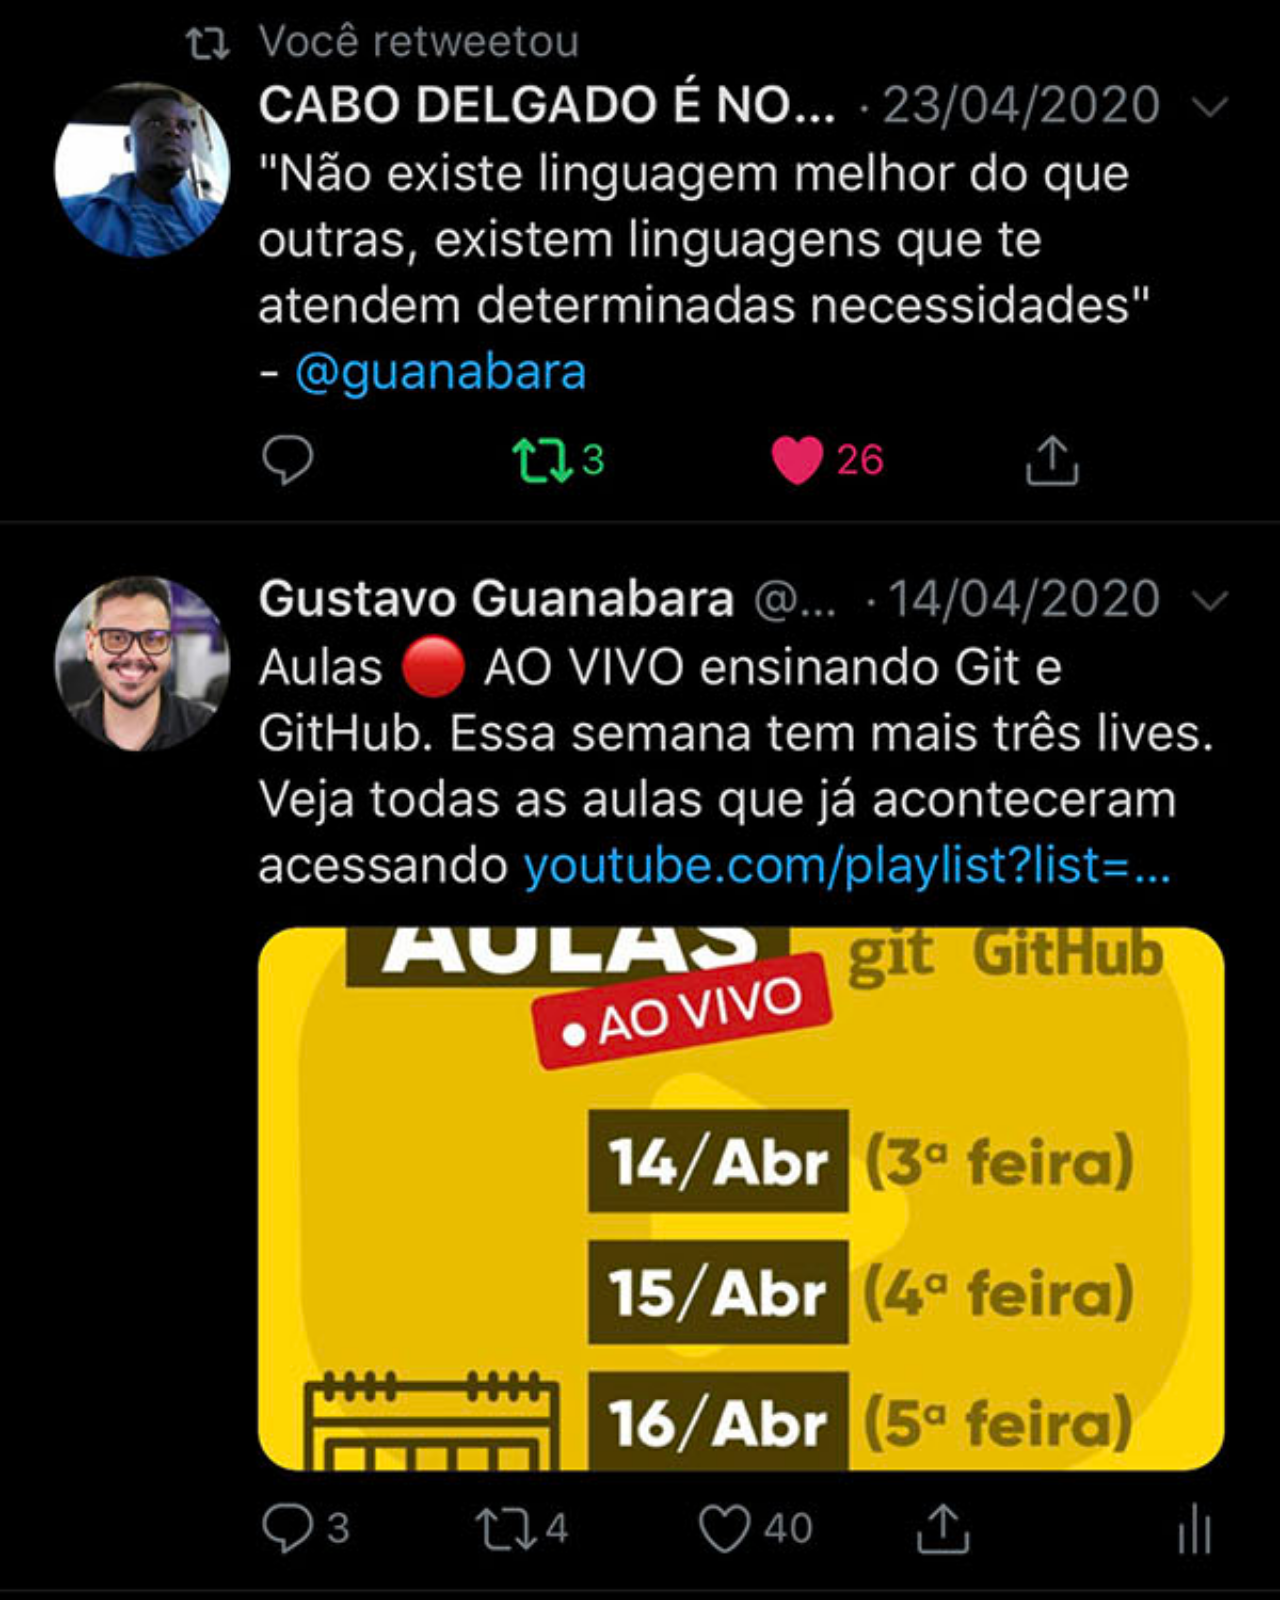
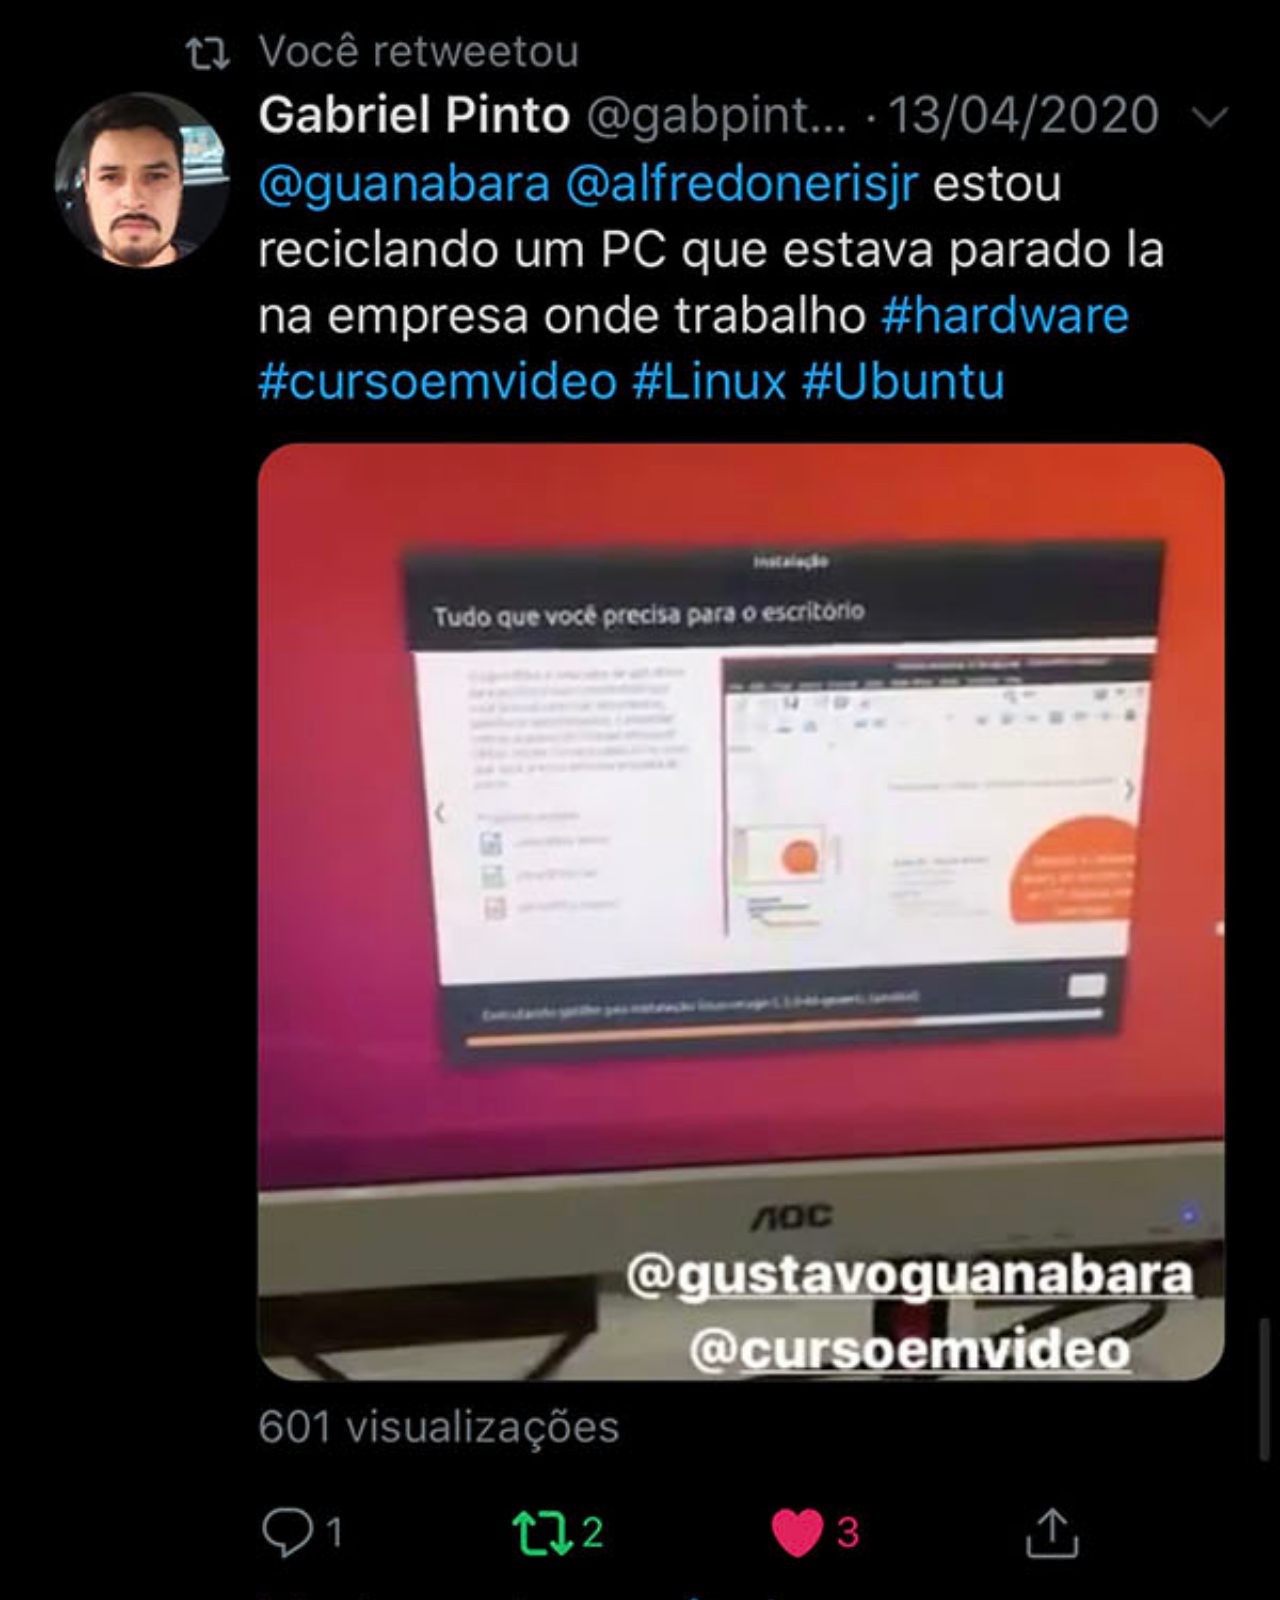
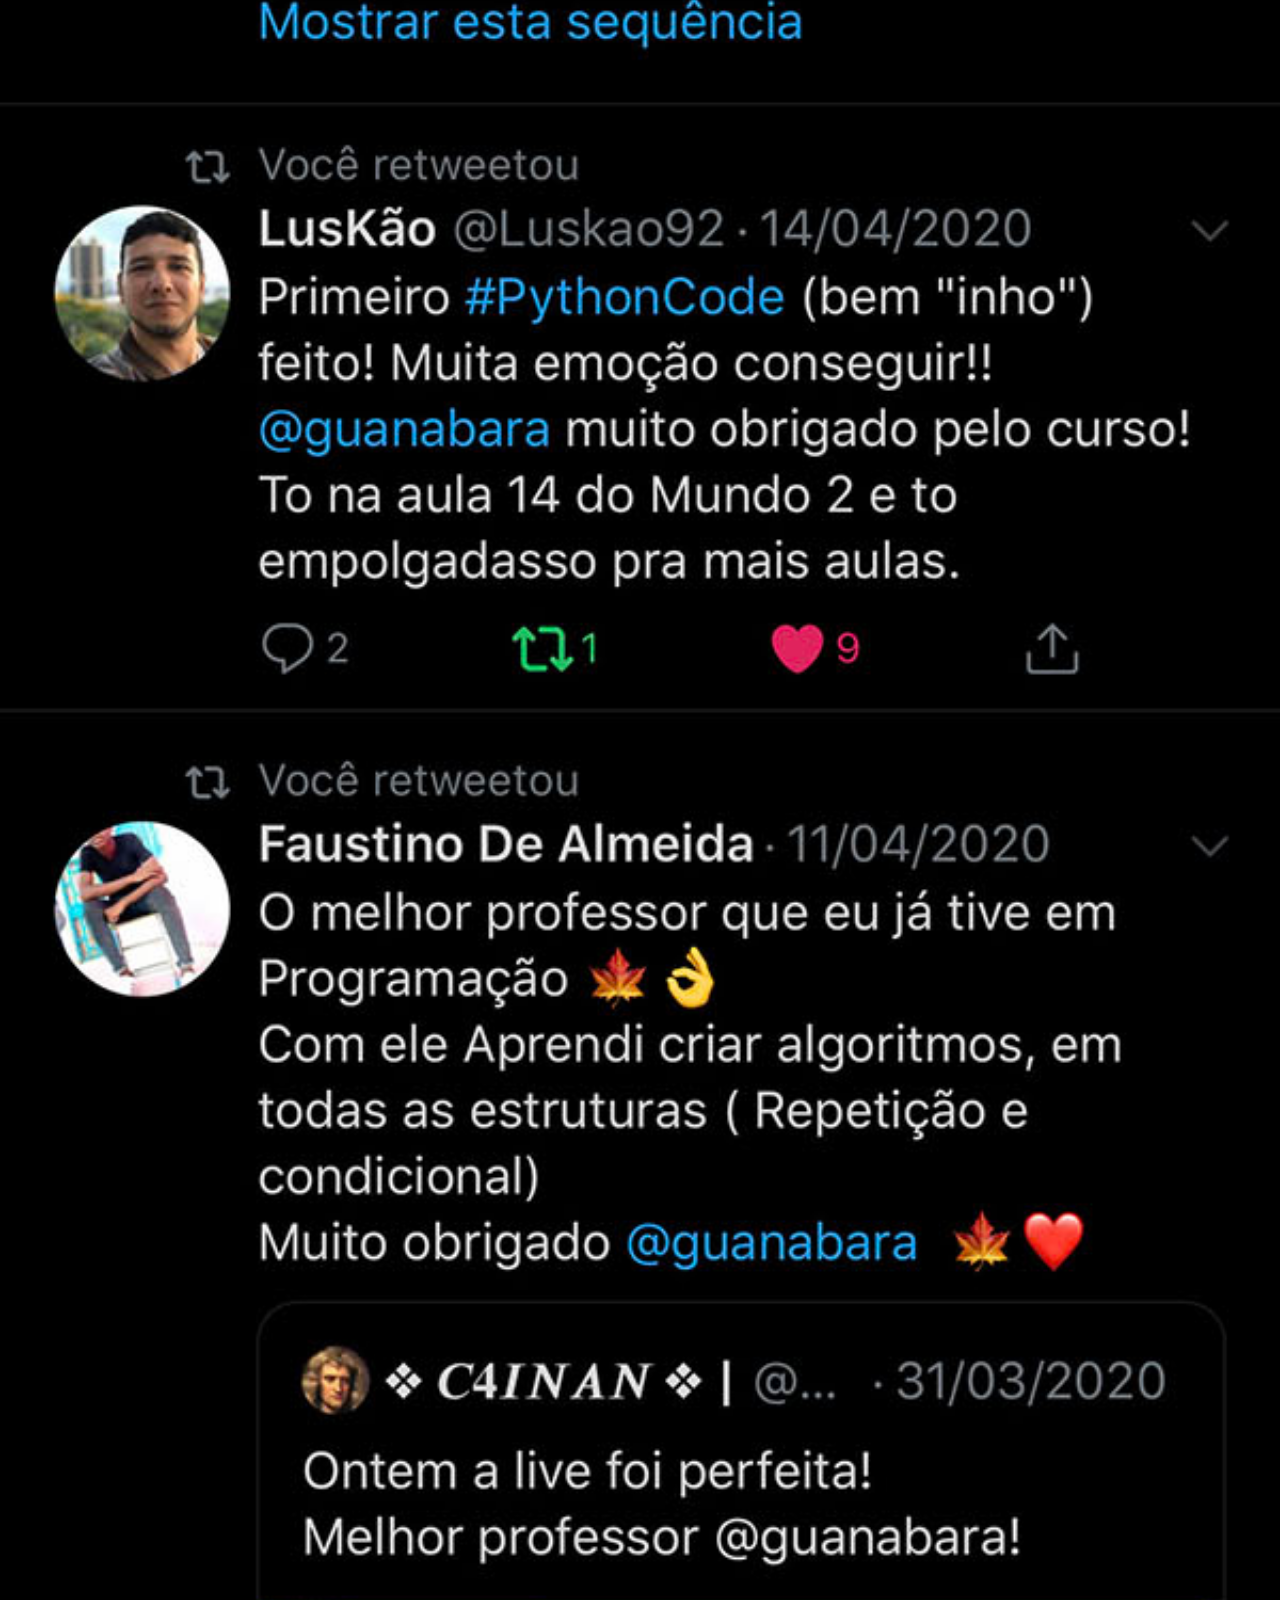
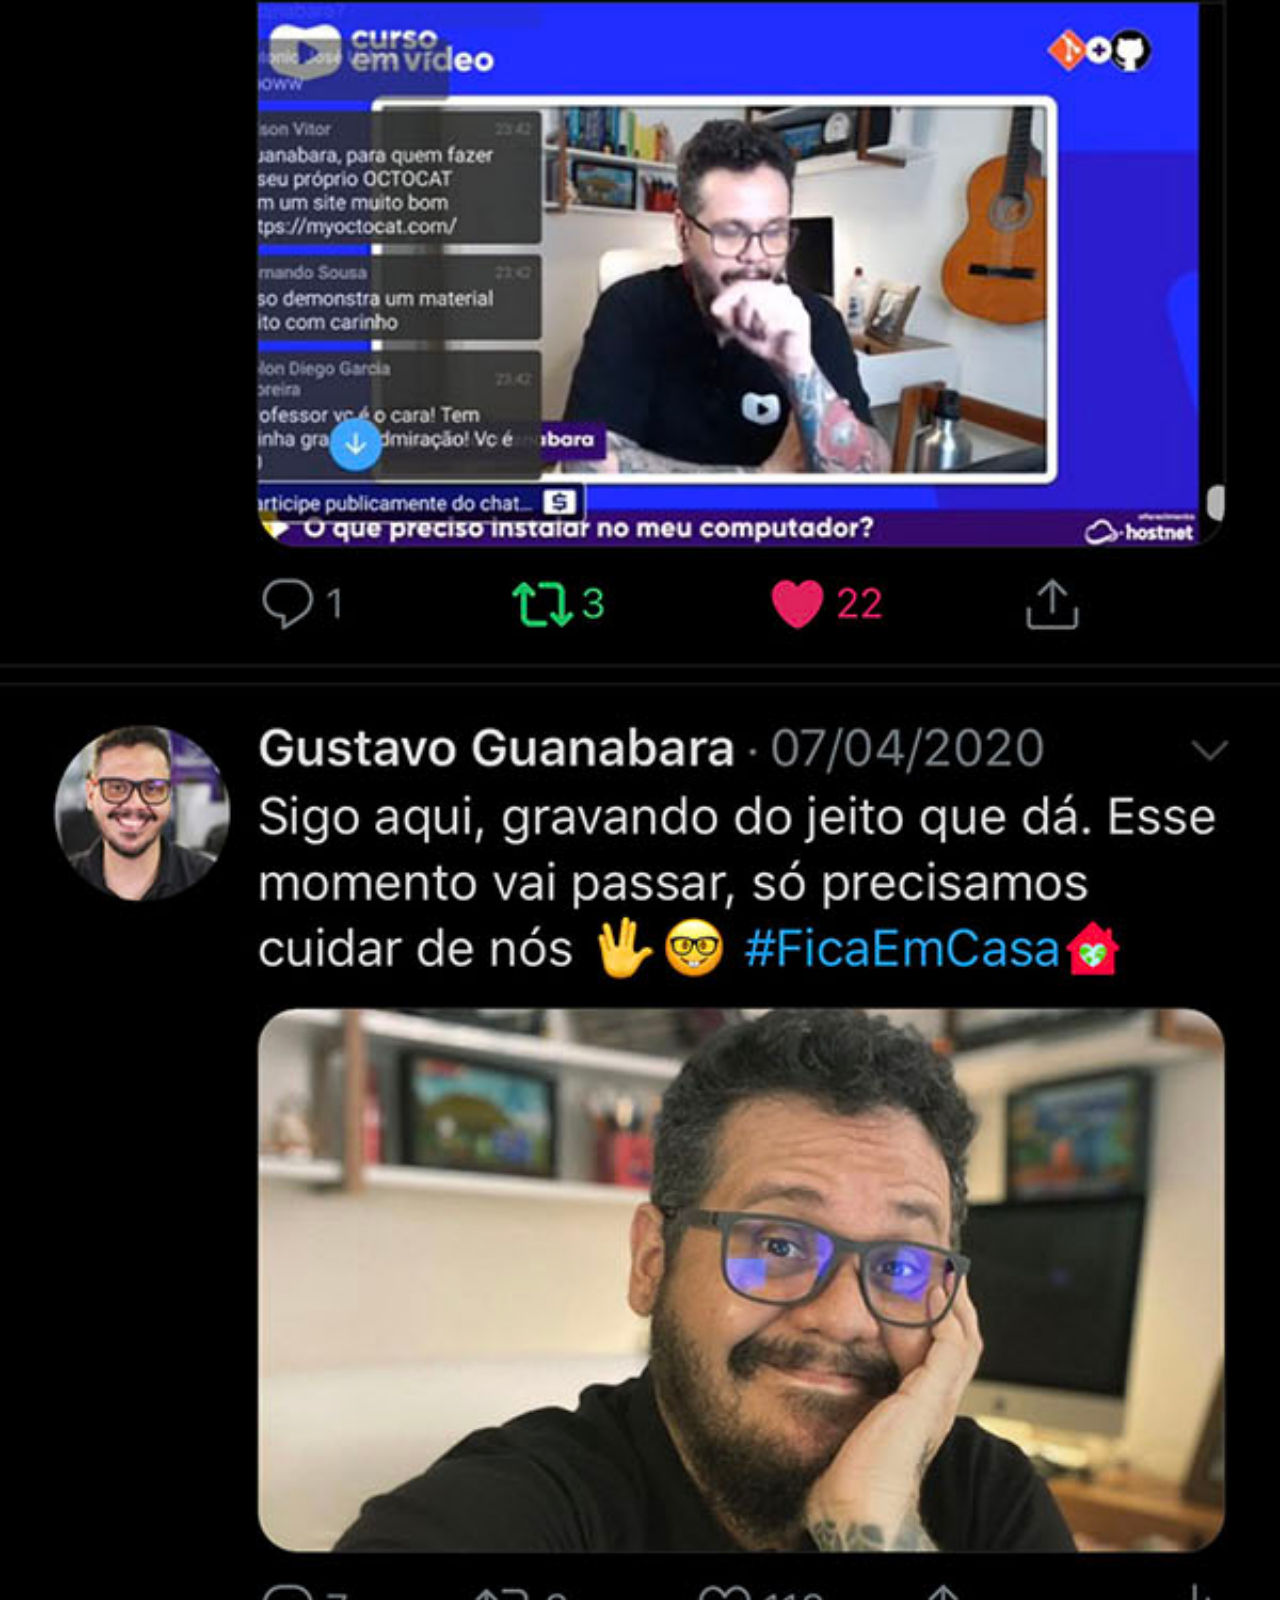
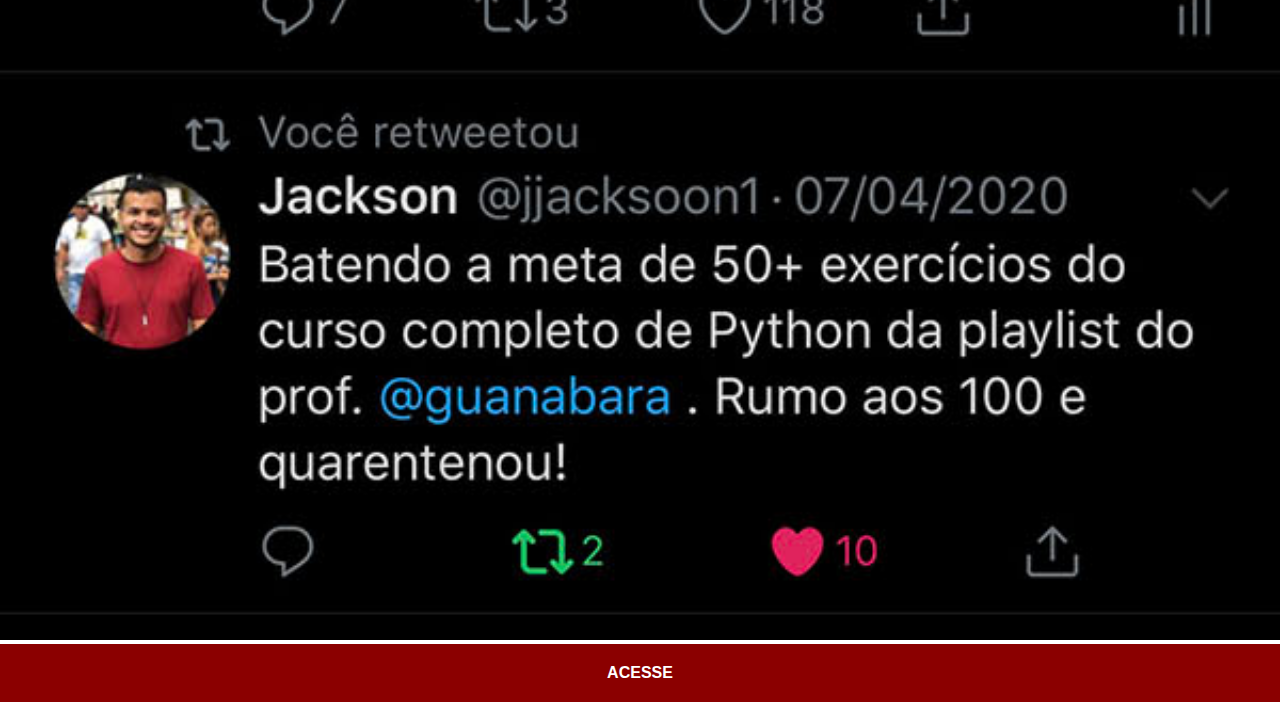
<file: twitter.html>
<!DOCTYPE html>
<html lang="pt-br">
<head>
    <meta charset="UTF-8">
    <meta http-equiv="X-UA-Compatible" content="IE=edge">
    <meta name="viewport" content="width=device-width, initial-scale=1.0">
    <link rel="stylesheet" href="estilo/social.css">
    <title>Twitter</title>
    
</head>
<body>
    <img src="imagens_social/tela-twitter.jpg" alt="Twitter" >

    <a href="https://twitter.com/Gilson__Melo" target="_blank">
        ACESSE
    </a>
    
</body>
</html>
</file>
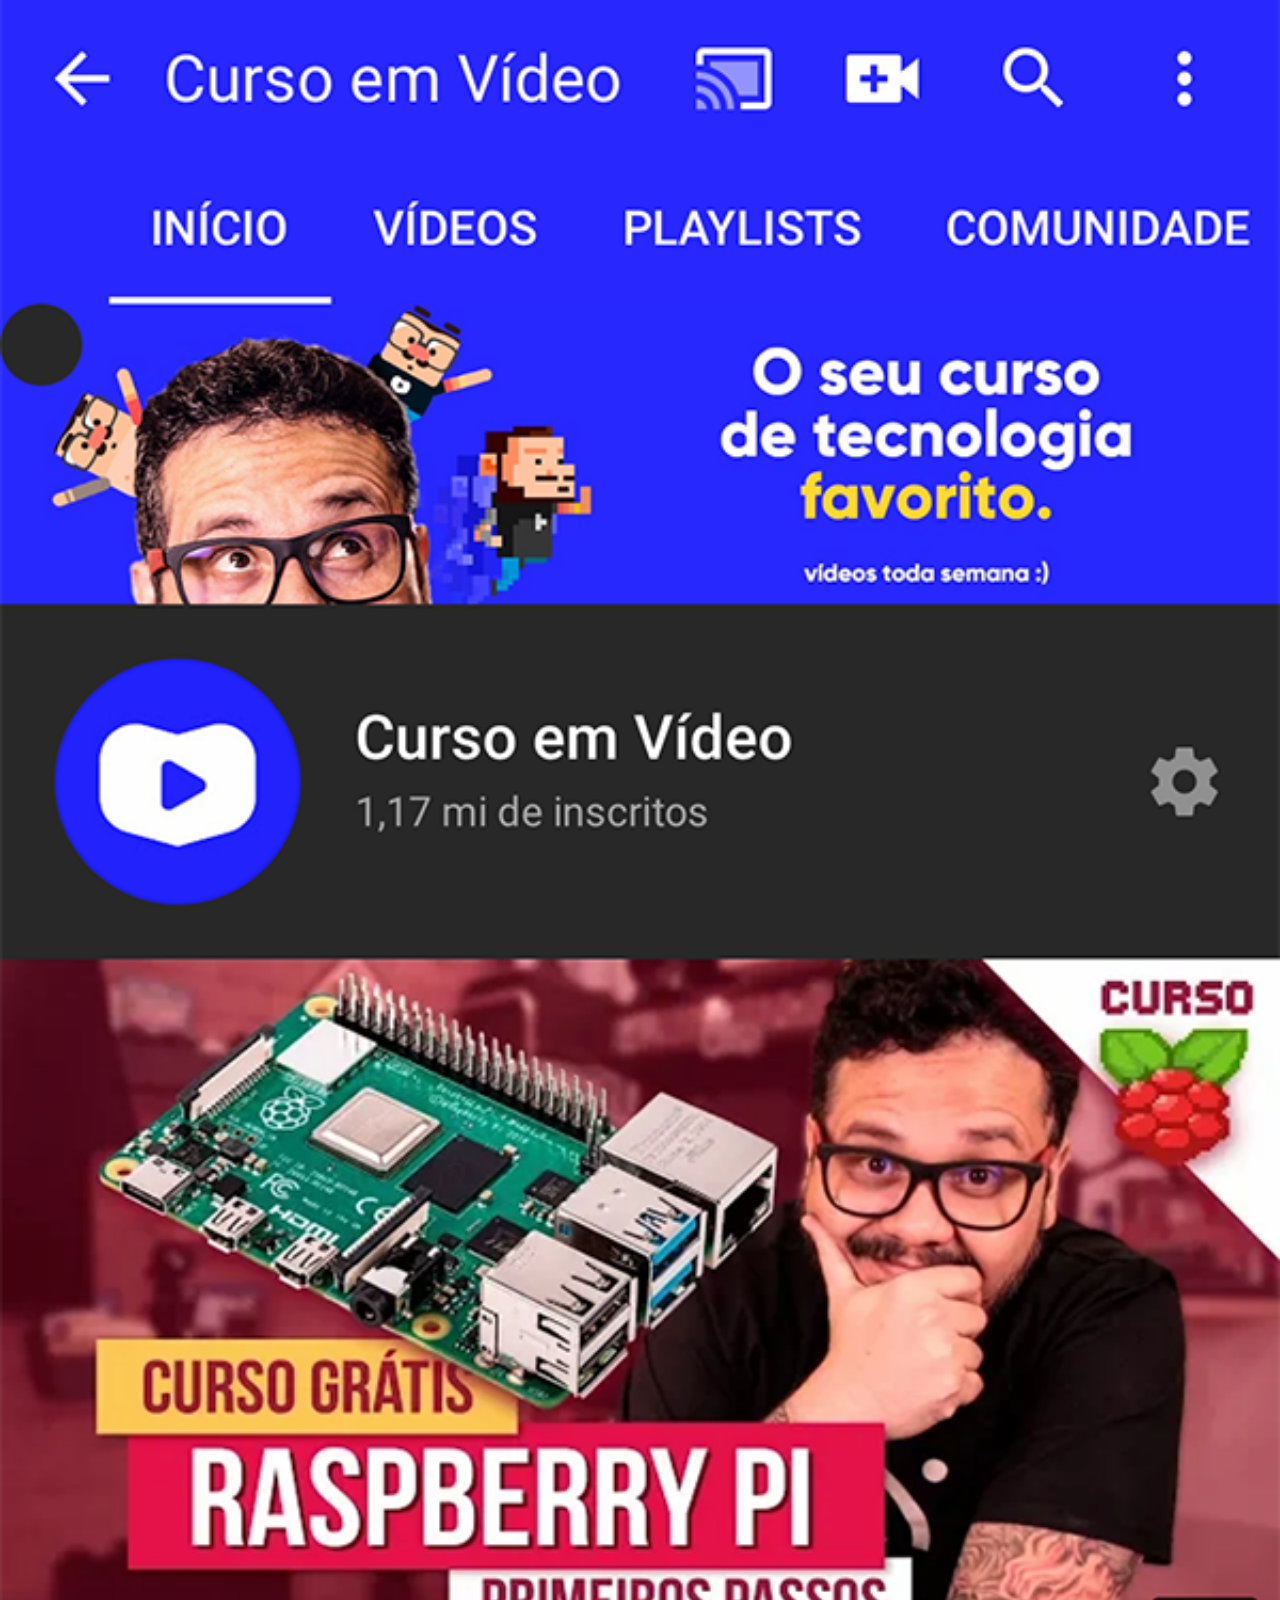
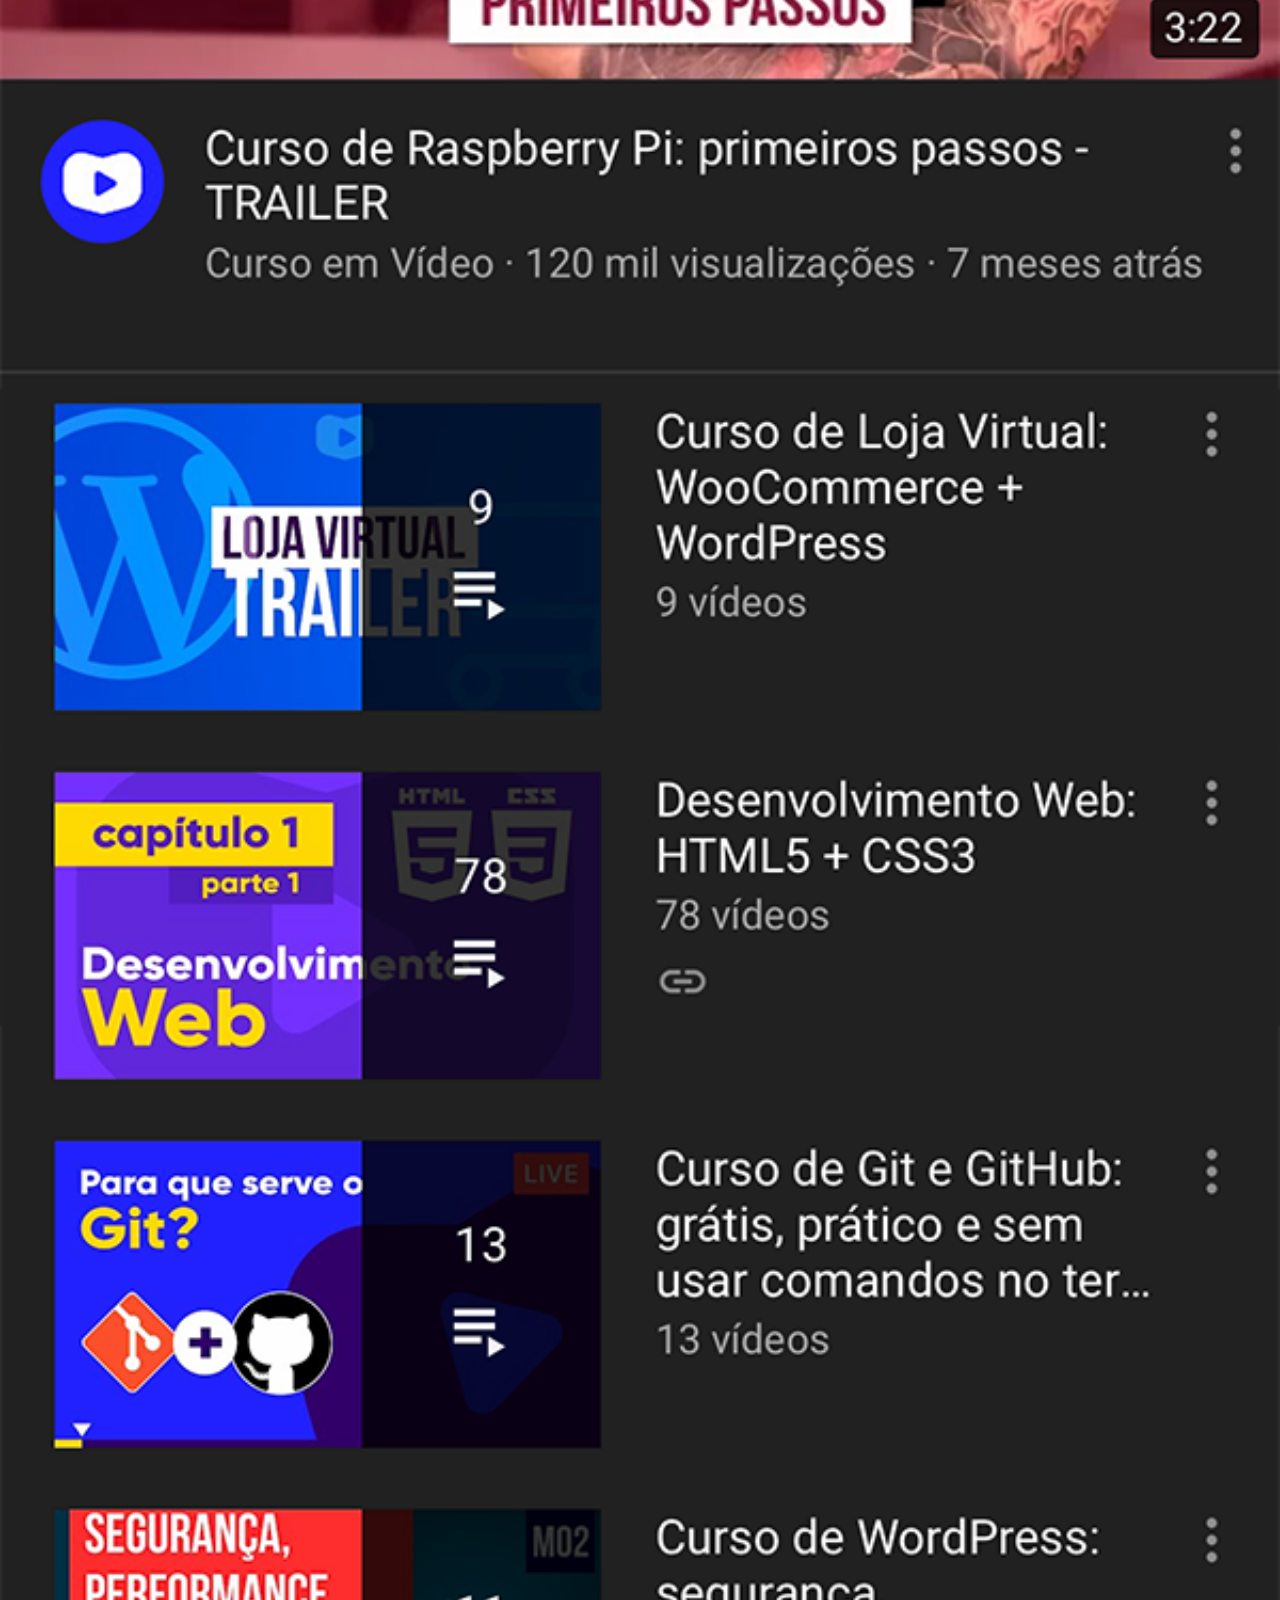
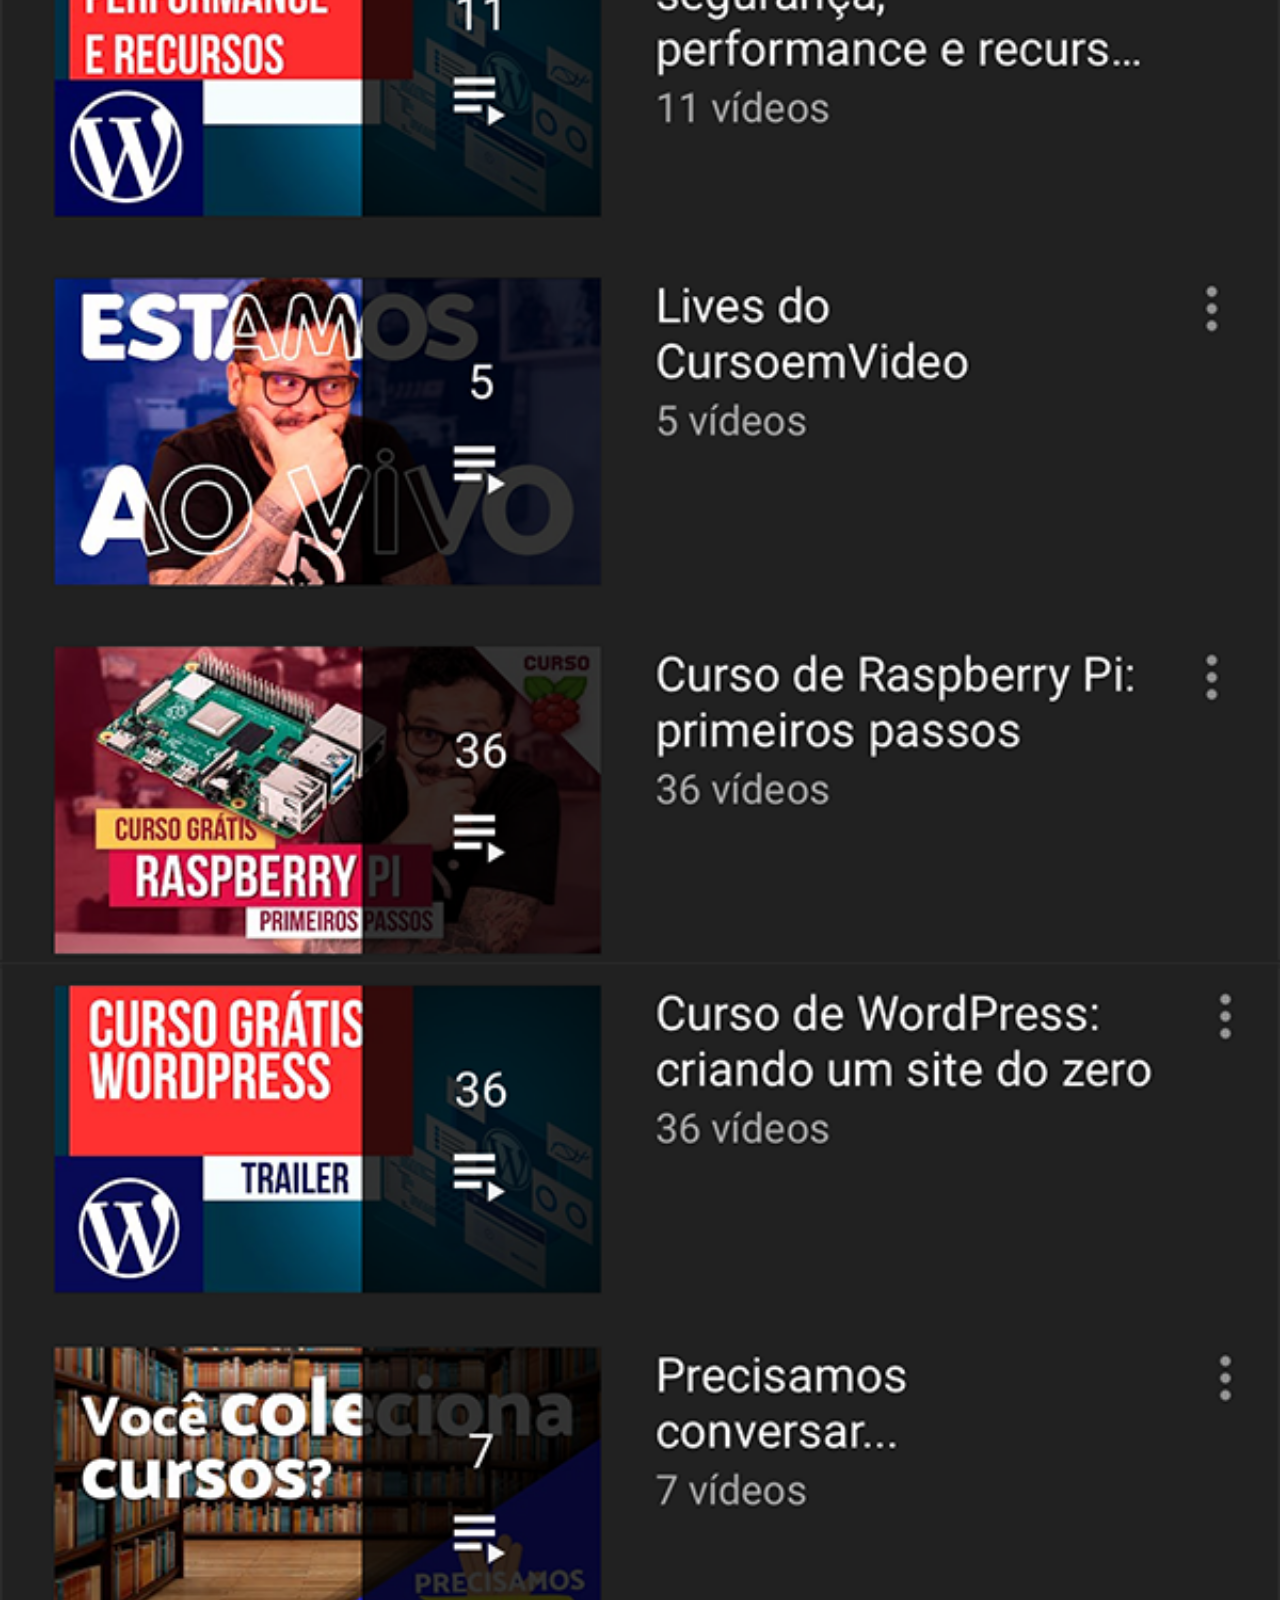
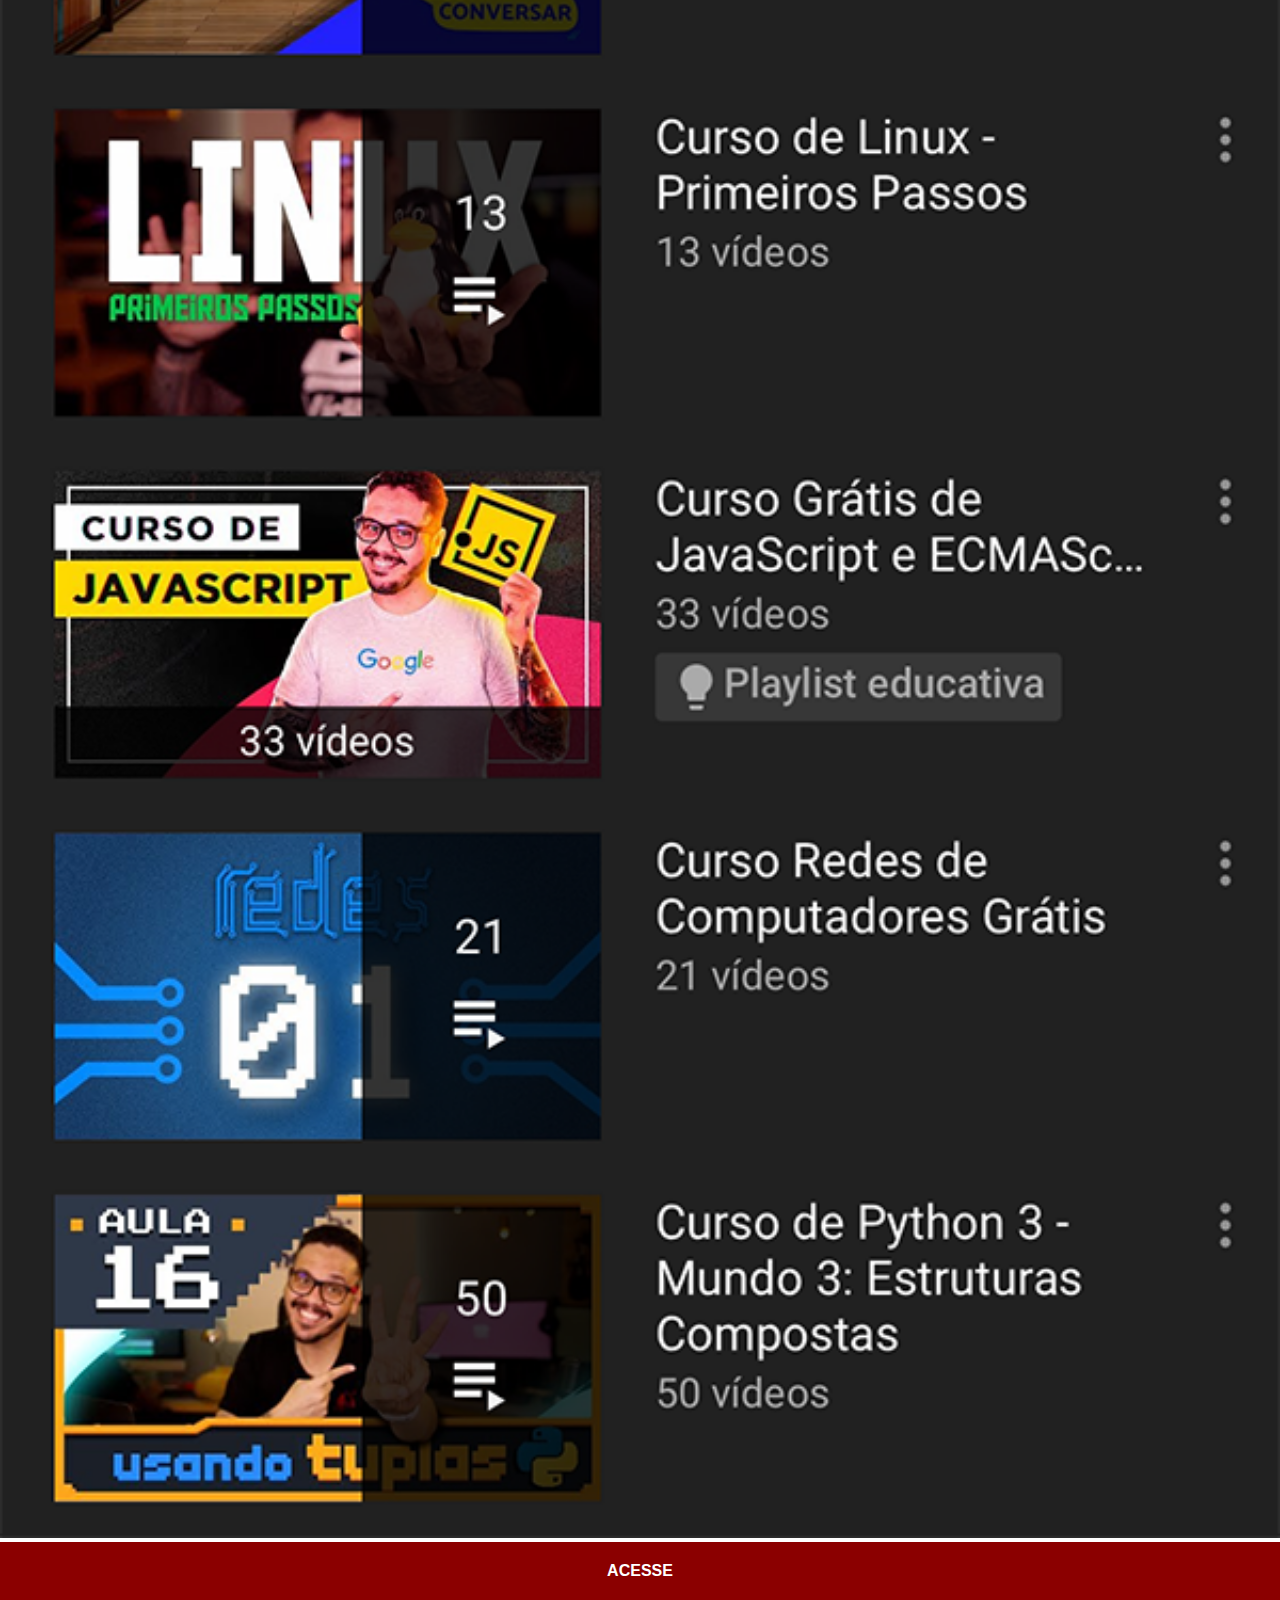
<file: youtube.html>
<!DOCTYPE html>
<html lang="pt-br">
<head>
    <meta charset="UTF-8">
    <meta http-equiv="X-UA-Compatible" content="IE=edge">
    <meta name="viewport" content="width=device-width, initial-scale=1.0">
    <link rel="stylesheet" href="estilo/social.css">
    <title>Youtube</title>
    
</head>
<body>
    <img src="imagens_social/tela-youtube.png" alt="Youtube" >

    <a href="https://www.youtube.com/@CursoemVideo/playlists" target="_blank">
        ACESSE
    </a>
    
</body>
</html>
</file>
<file: style/style_social.css>
@charset "UTF-8";

*{
    margin: 0px;
    padding: 0px;
    font-family: Arial, Helvetica, sans-serif;
}

html, body {
    height: 100vh;
    width: 100vw;
    background-color: black;
}
body{
    background: url("/imagens_social/fundo-madeira.jpg") no-repeat top center;
    background-size: cover; /* cobre a tela inteira */
    background-attachment: fixed;
}

main { 
    position: relative; /* Para centralizar */
    height: 100vh;
    
}

section#telefone{
    position: absolute; /*Permite eu configurar a centralização*/

    top: 50%;
    left: 50%;
    transform: translate(-50%, -50%);

    height: 627px;
    width: 311px;
    background:url("/imagens_social/frame-iphone.png") no-repeat;



}
iframe#tela{
    position: relative;
    top: 80px;
    left: 22px;
    width: 267px;
    height: 471px;
}
section#redes-sociais{
    text-align: right;
}

section#redes-sociais img{
    width: 50px;
    margin: 10px;
    border-radius: 50%;
    box-shadow: 2px 2px 5px rgba(10, 4, 4, 0.511);
    box-sizing: border-box; /* faz com que a borda fique dentro da caixa */

}

section#redes-sociais img:hover{
    border: 2px solid rgba(255, 255, 255, 0.69);
    transform: translate(-3px, -3px);
    box-shadow:5px 5px 10px rgba(0, 0, 0, 0.511);
    transition: transform .5s border 1s ;
}
</file>
<file: estilo/social.css>
@charset "UTF-8";
        
        *{
            margin: 0px;
            padding: 0px;
            font-family: Arial, Helvetica, sans-serif;
        }

        ::-webkit-scrollbar{
            width: 0px;
            height: 0px;

        }
        img{
            width: 100vw;

        }
        a{

            display: block;
            background-color: darkred;
            color: white;
            padding: 20px;
            text-align: center;
            font-weight: bolder;
            text-decoration: none;
            

        }
        a:hover {
            background-color: red;

        }
</file>
